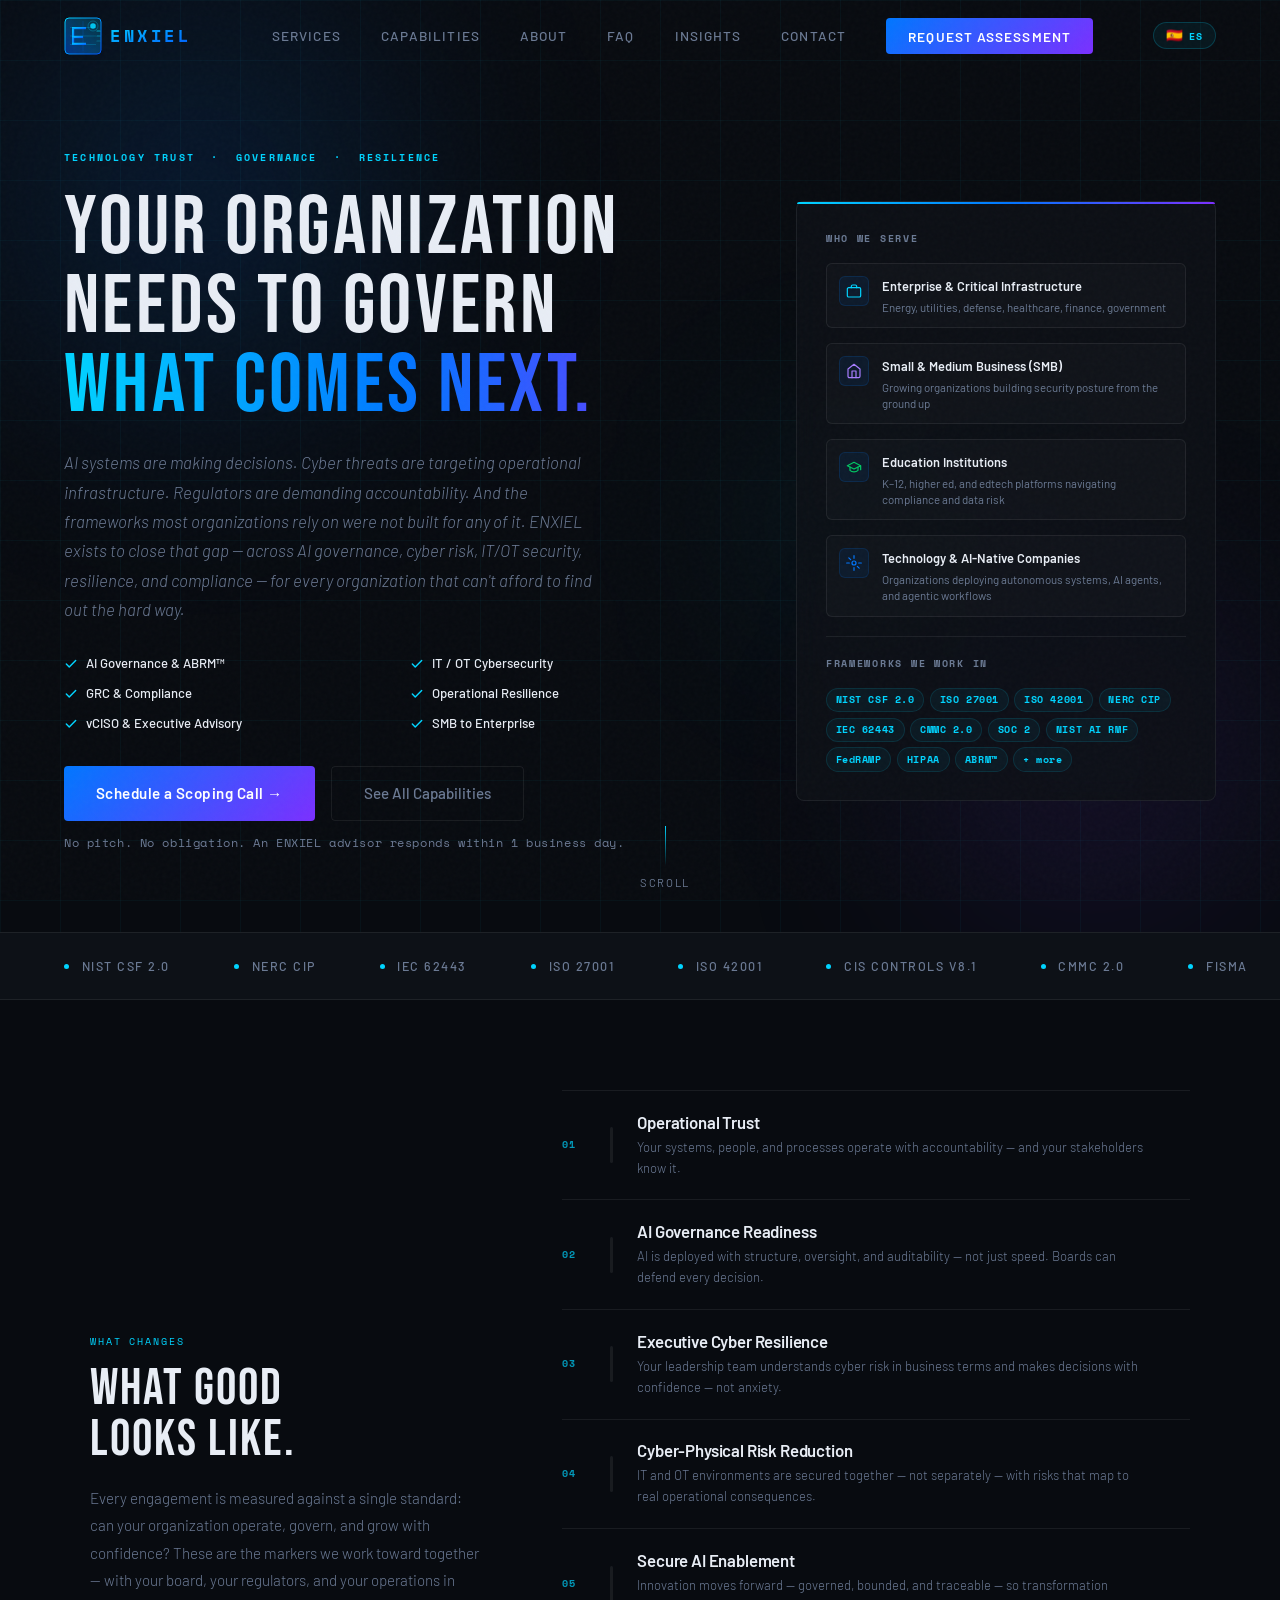
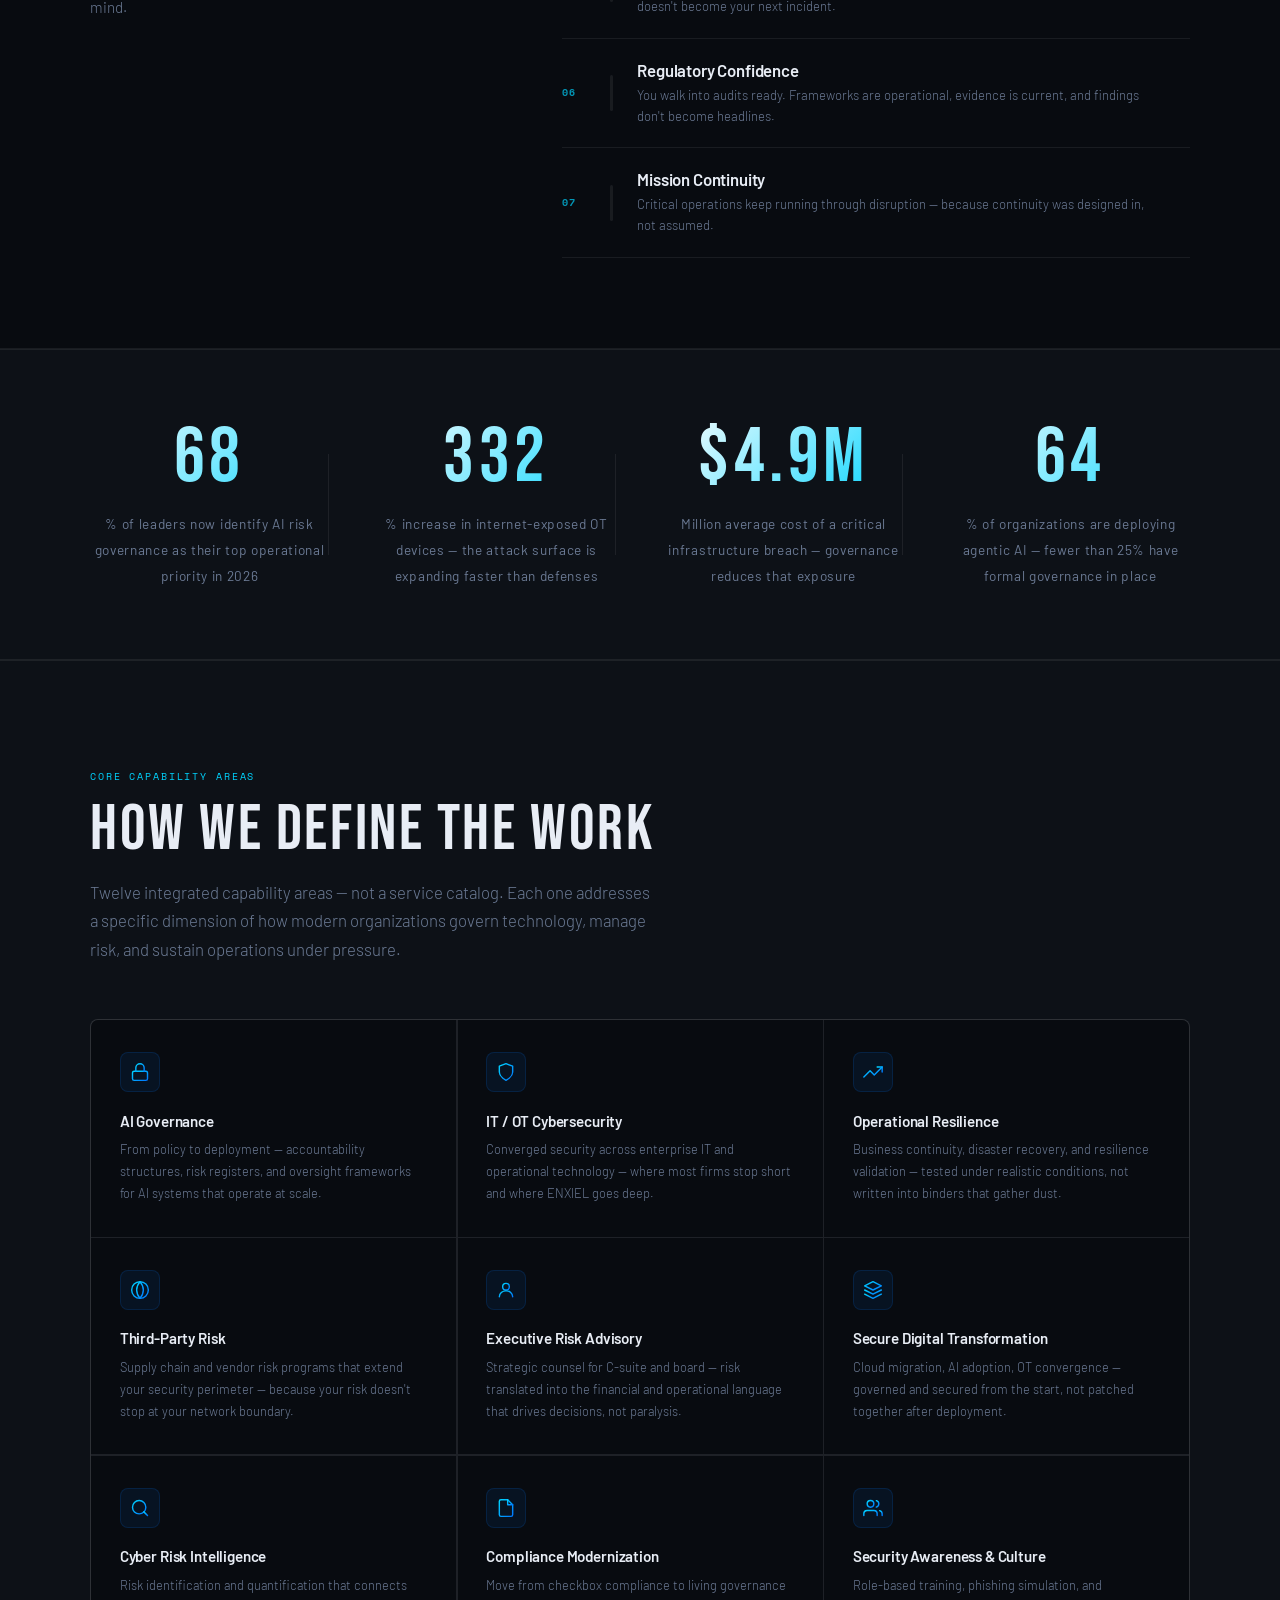
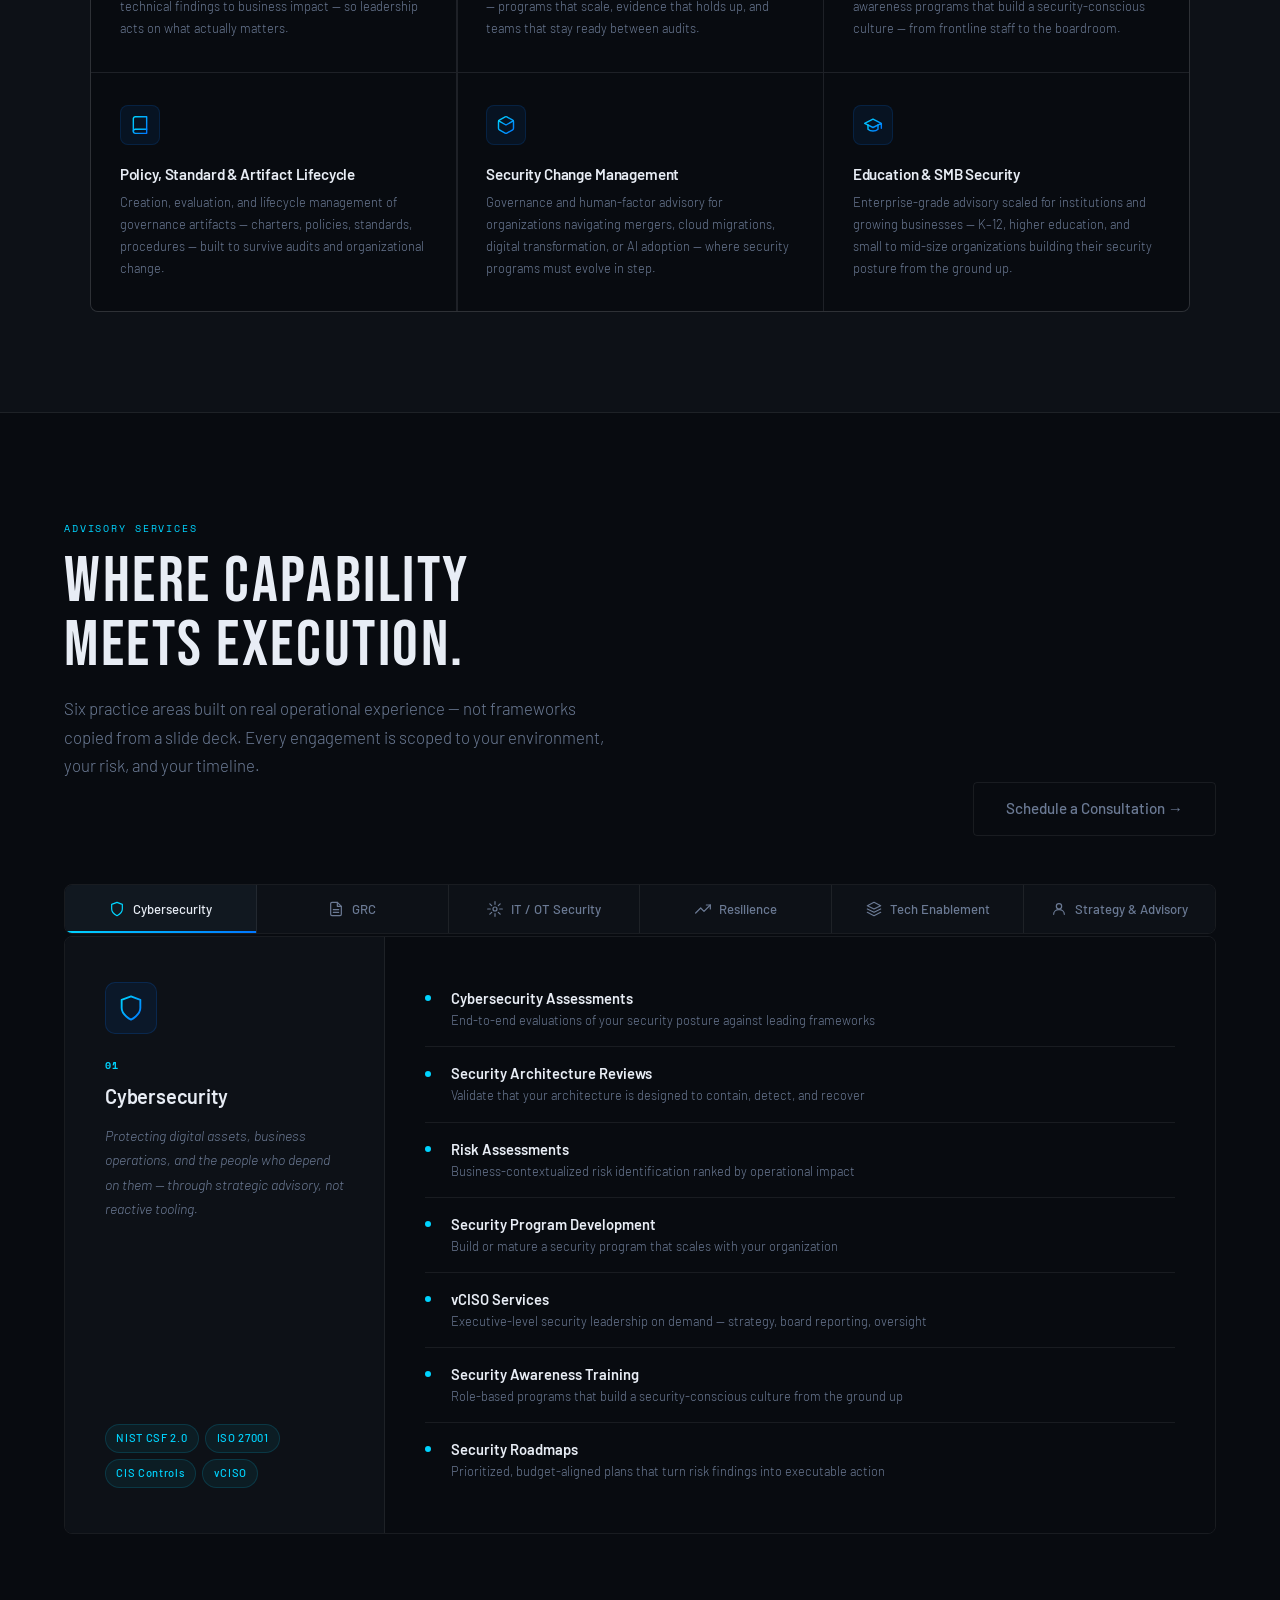
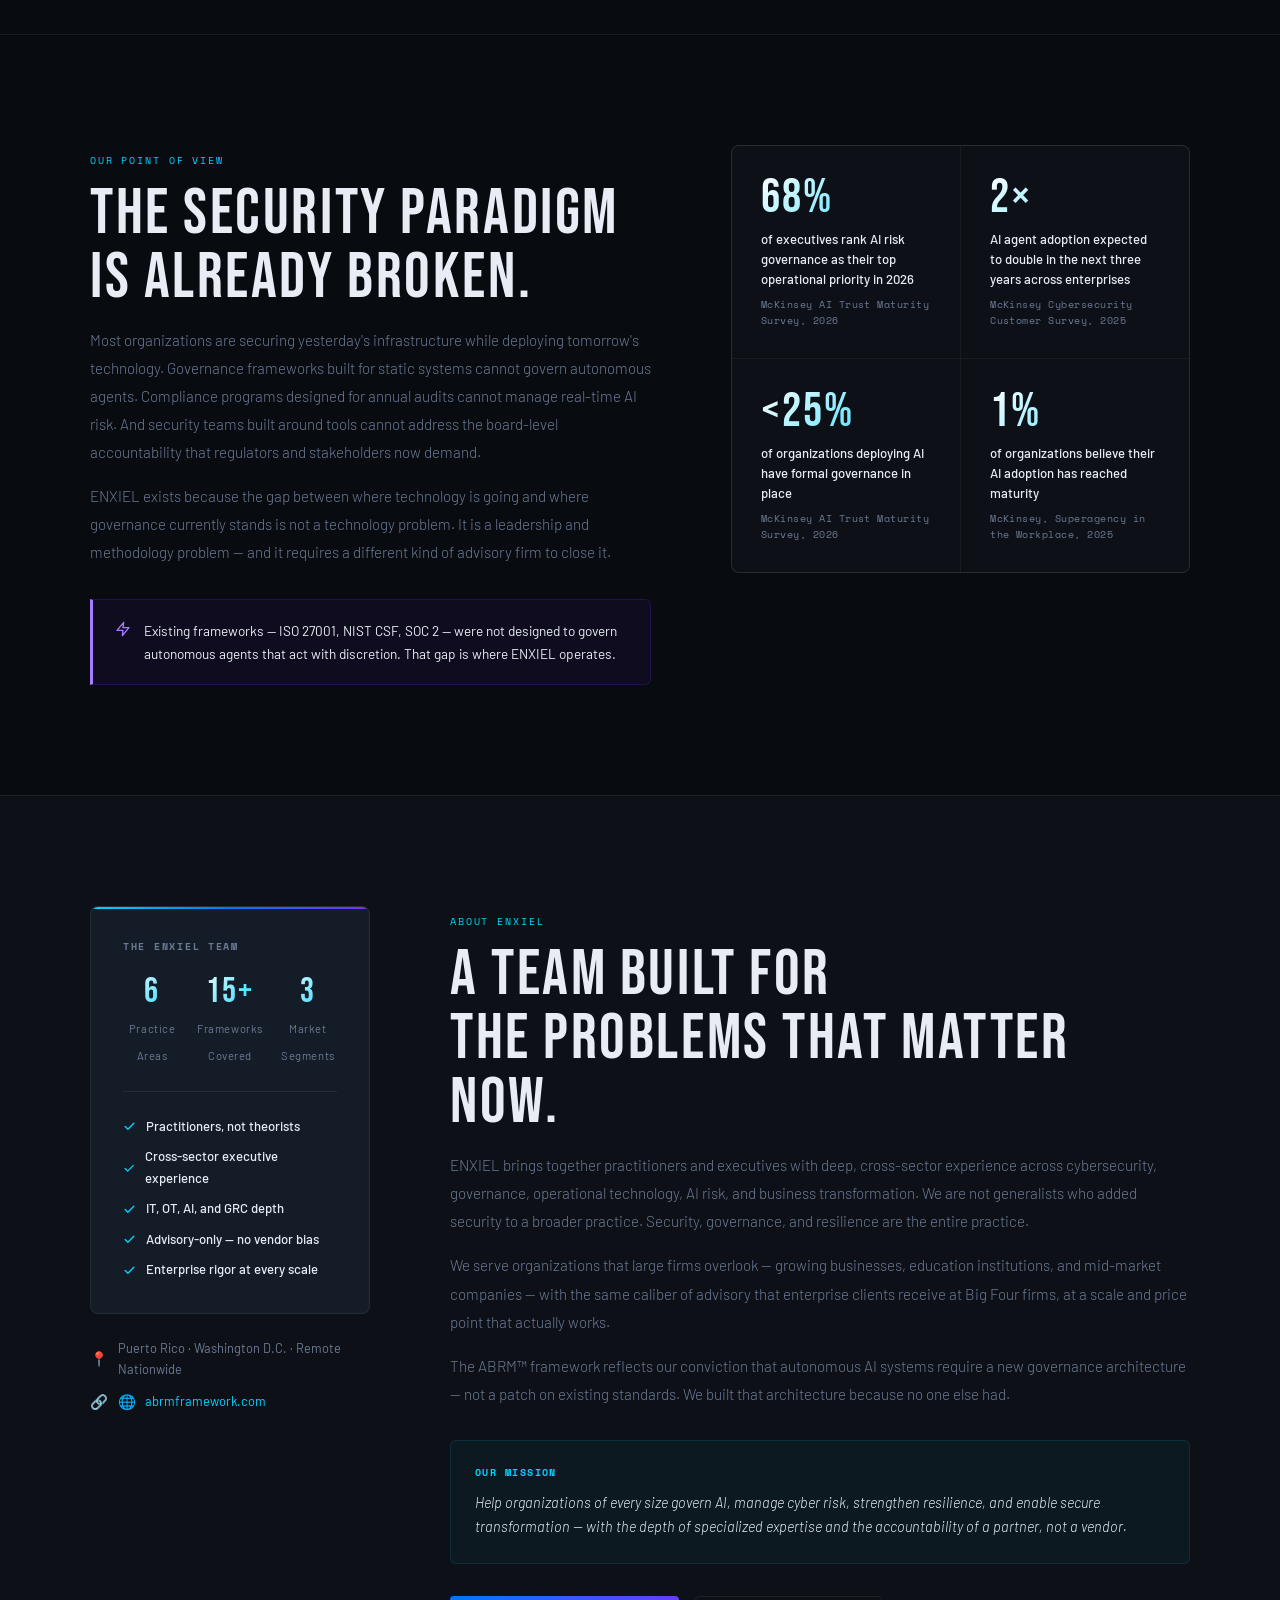
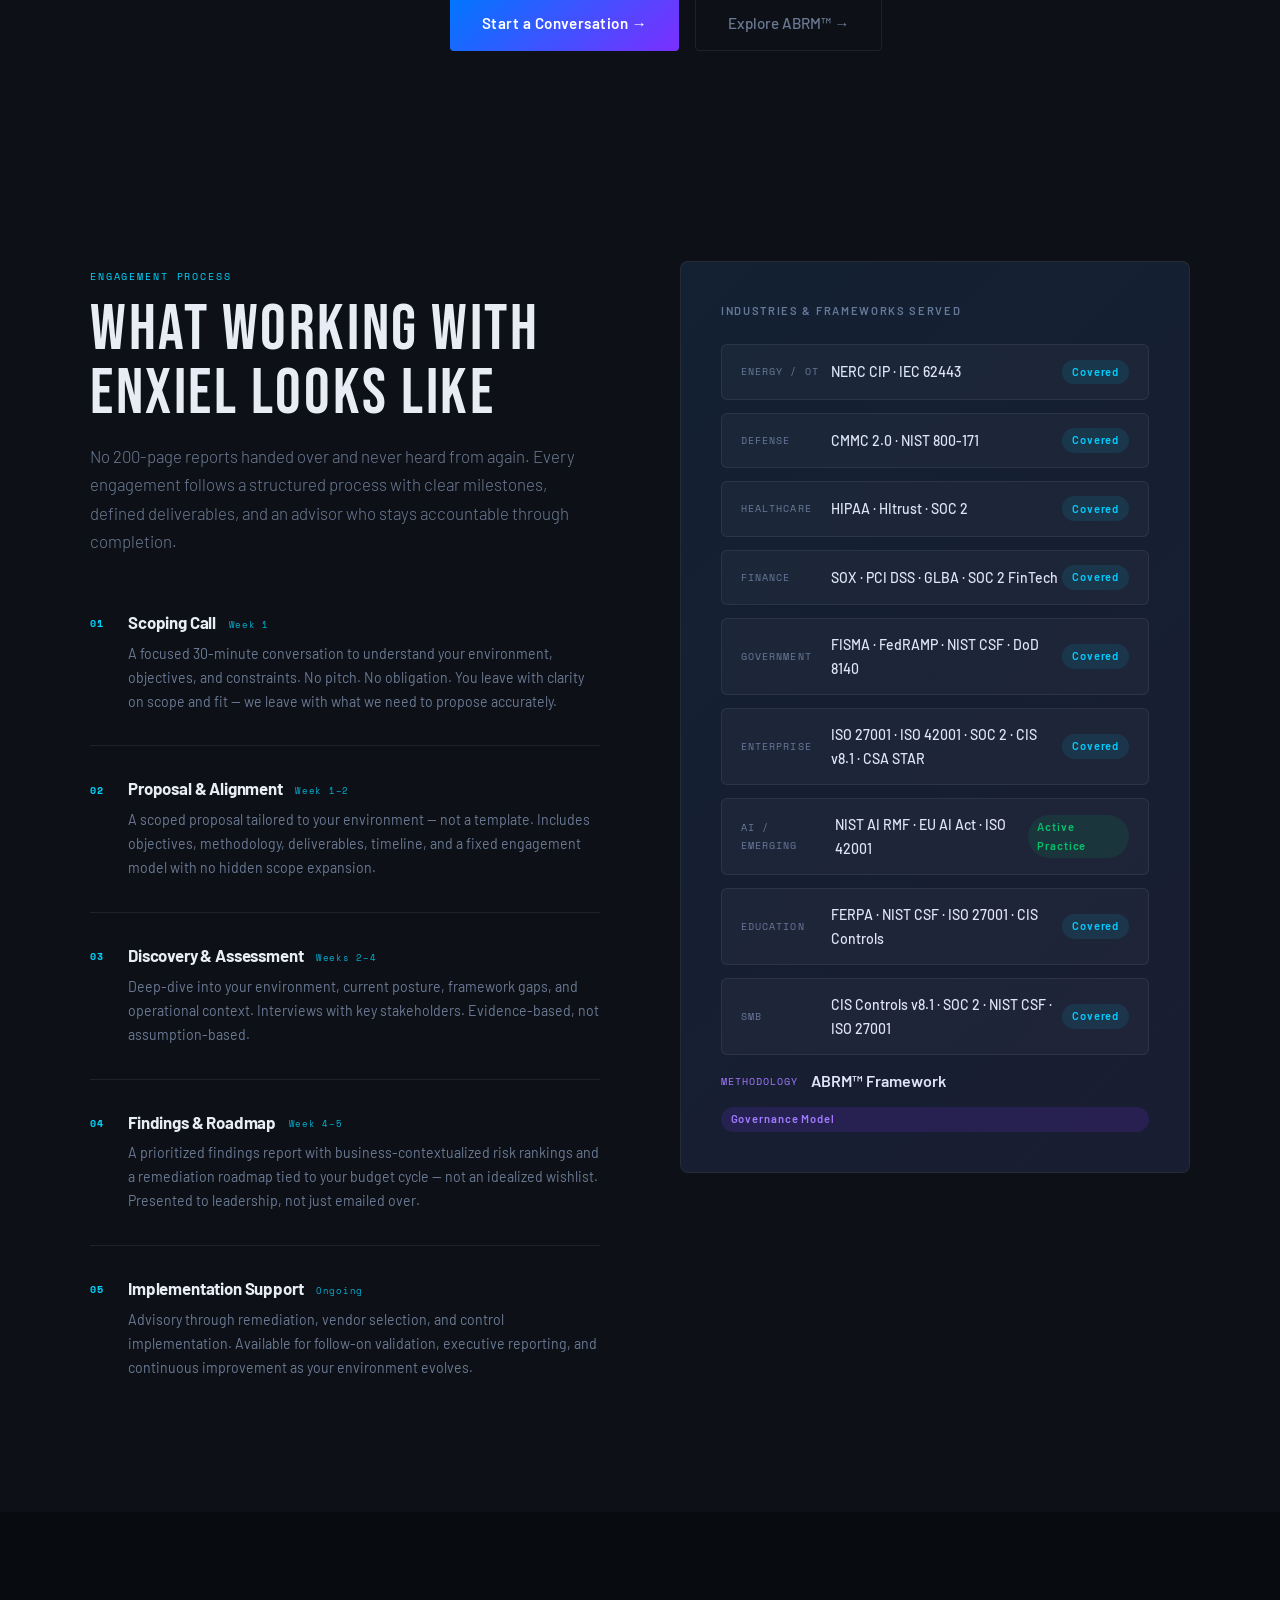
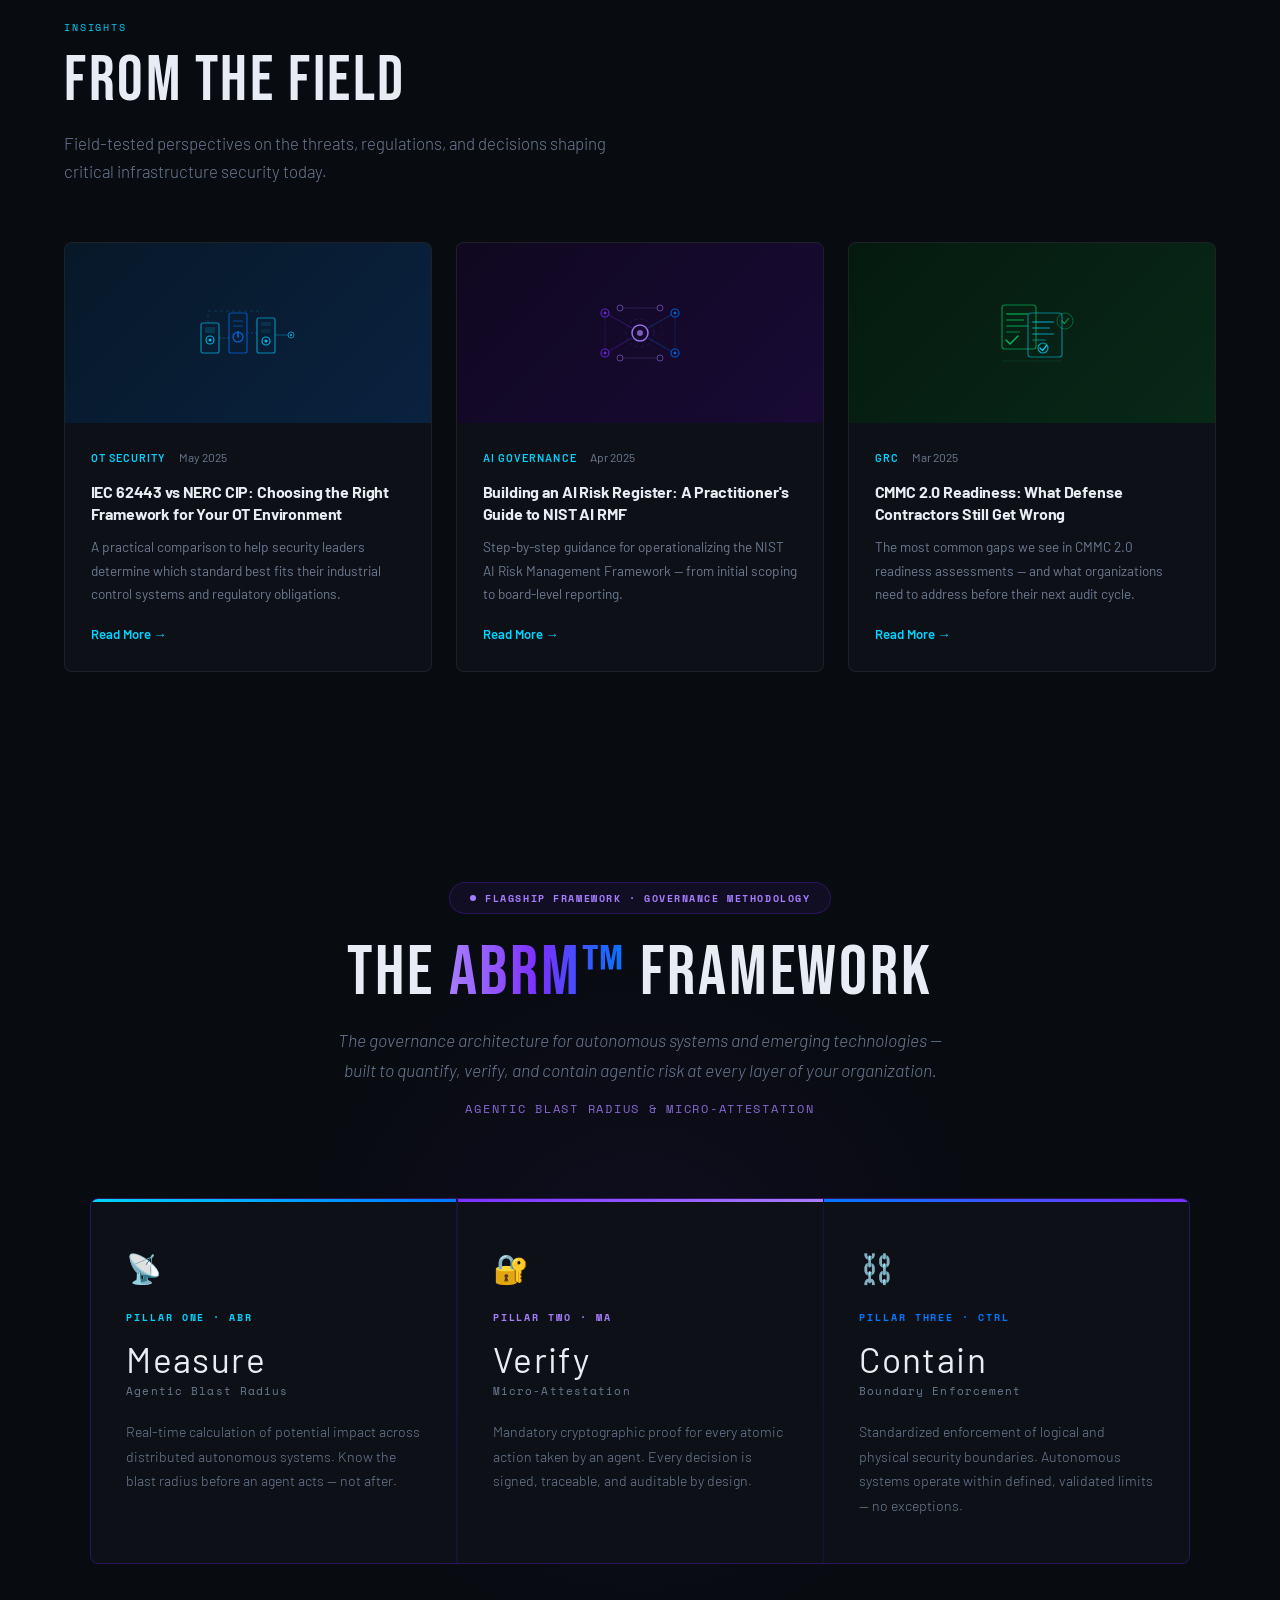
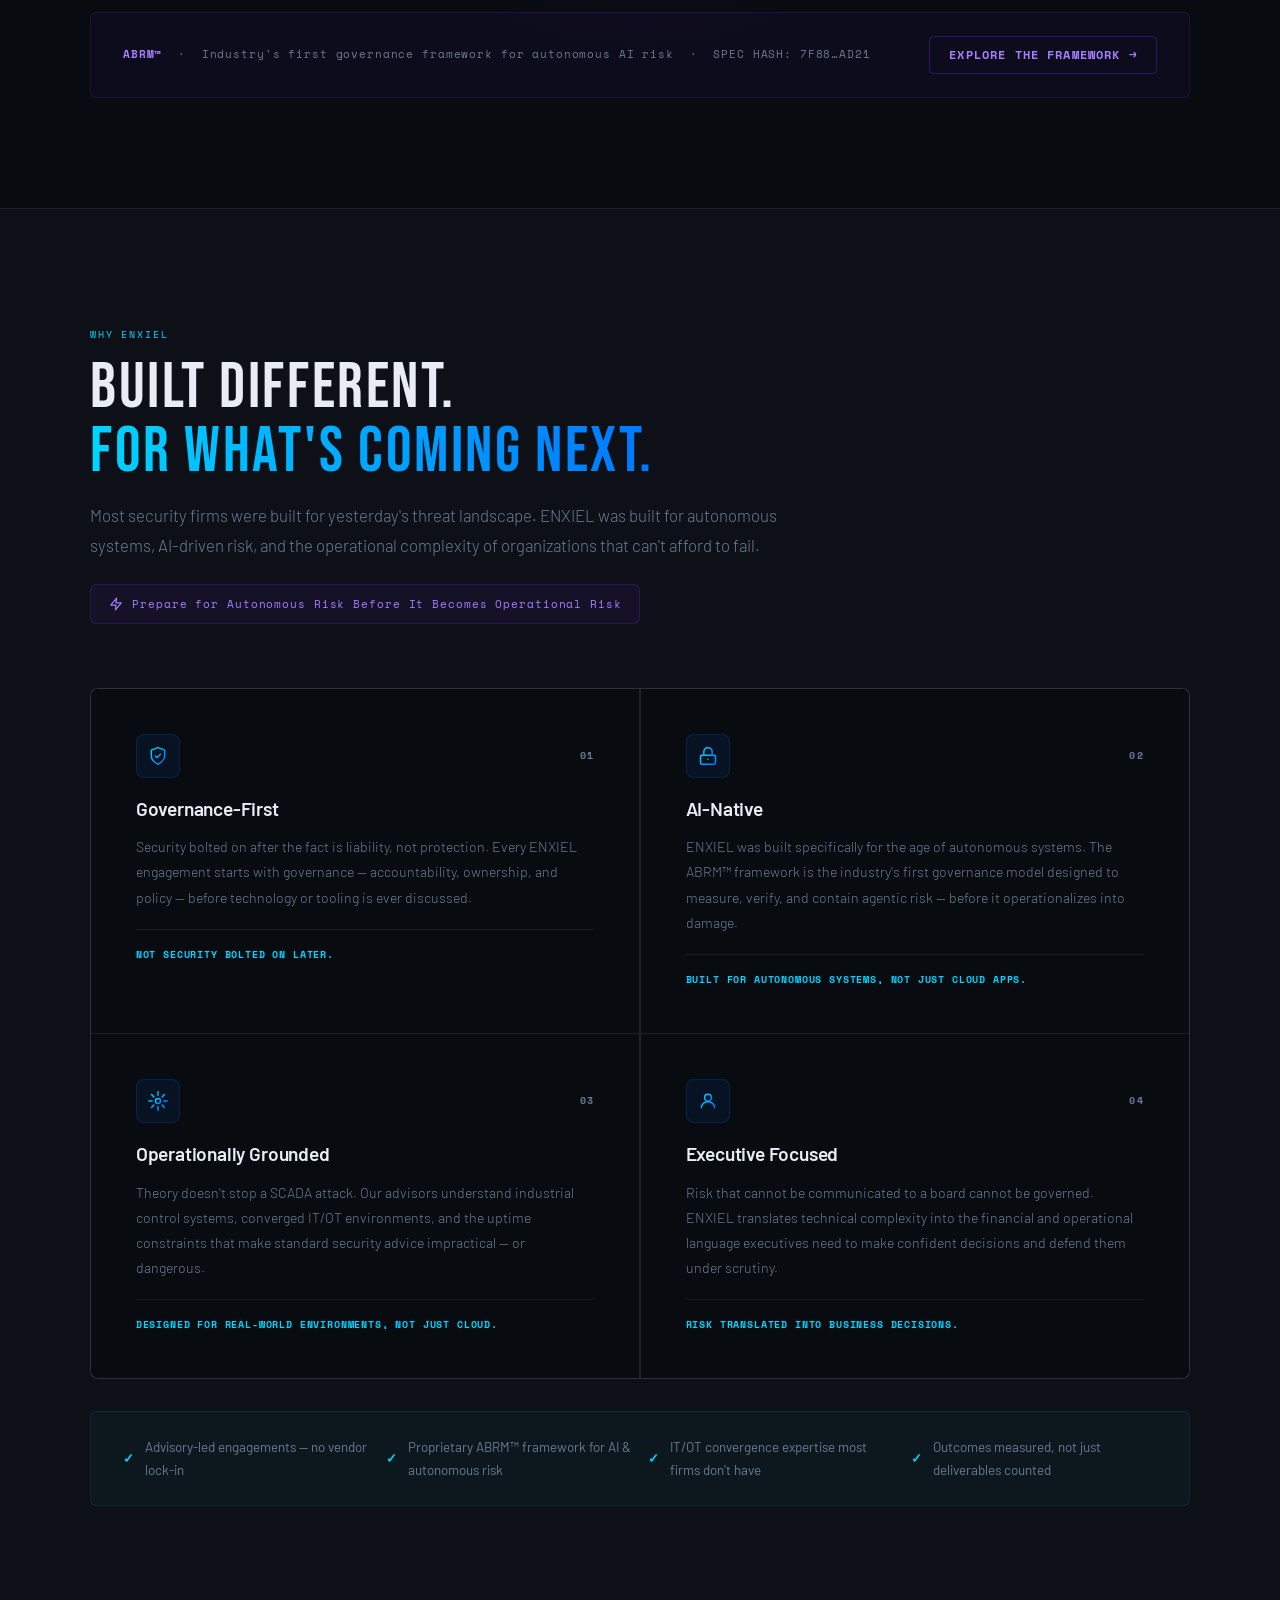
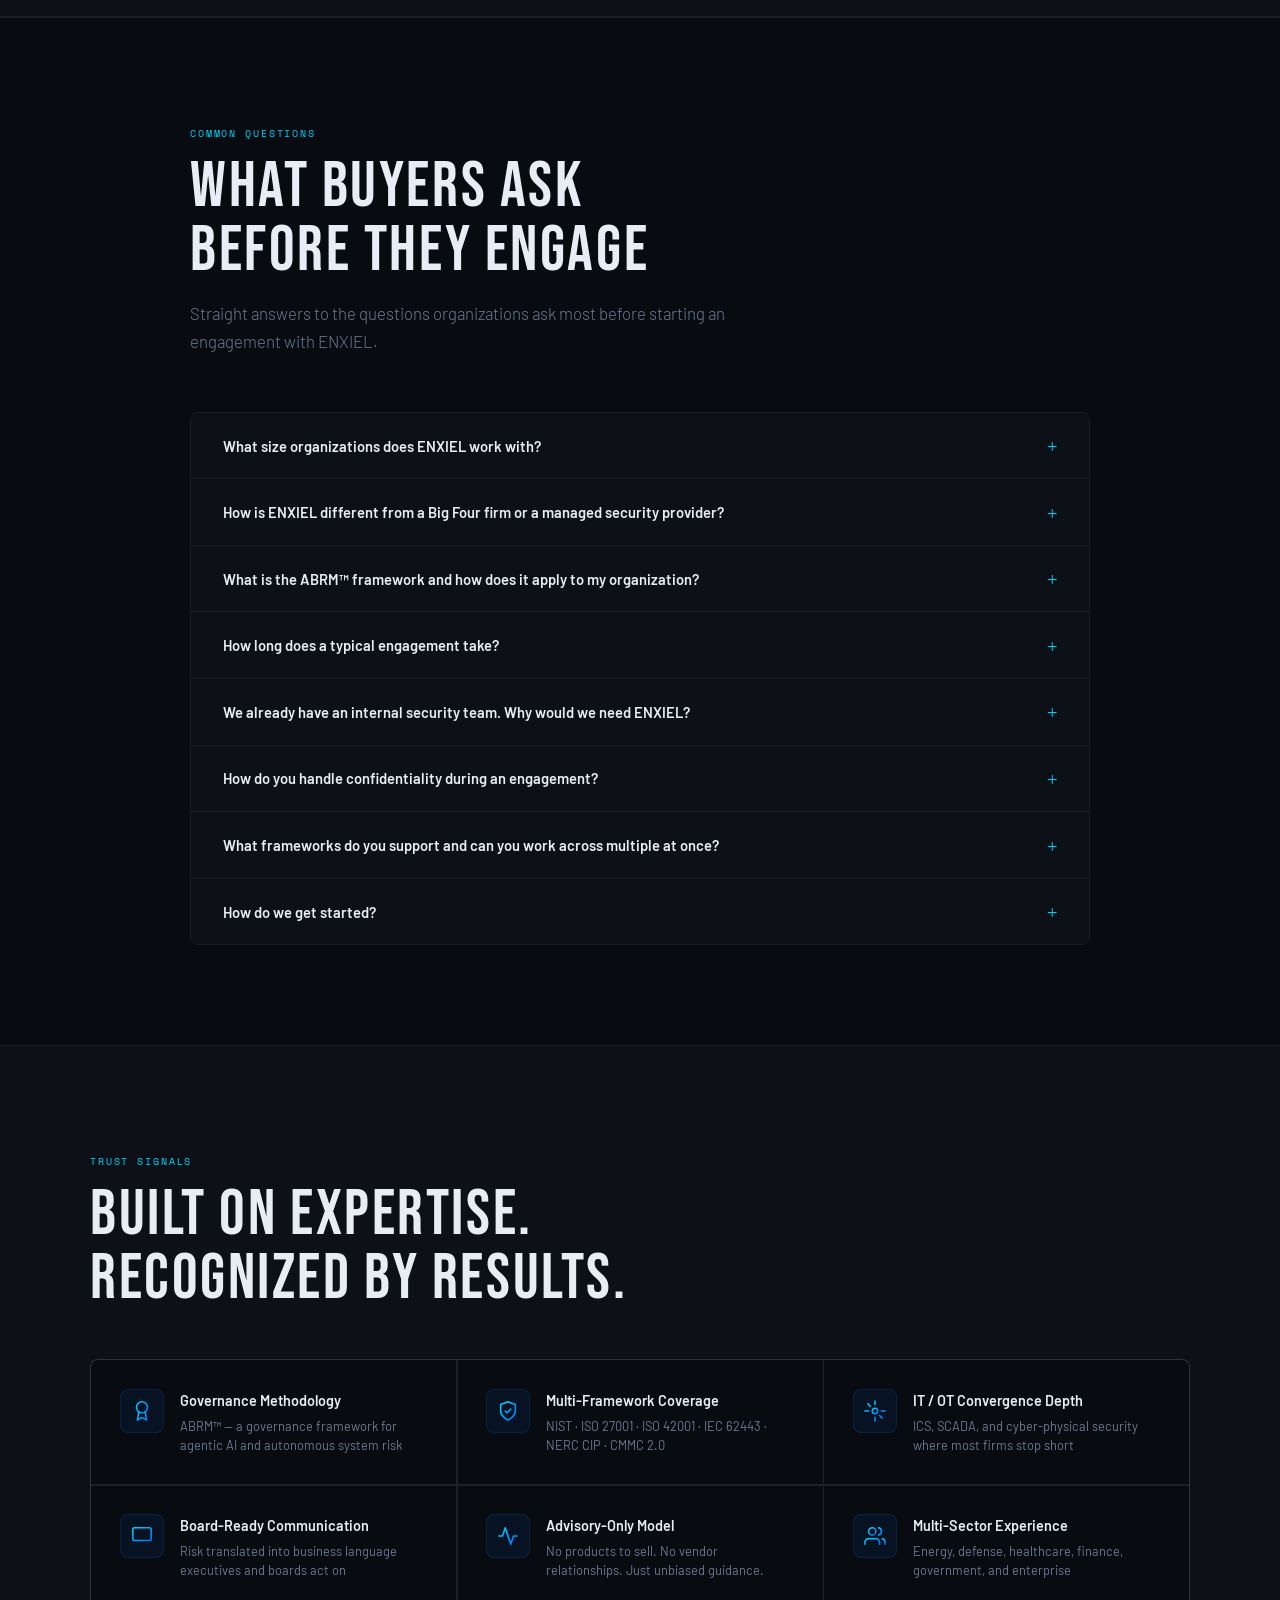
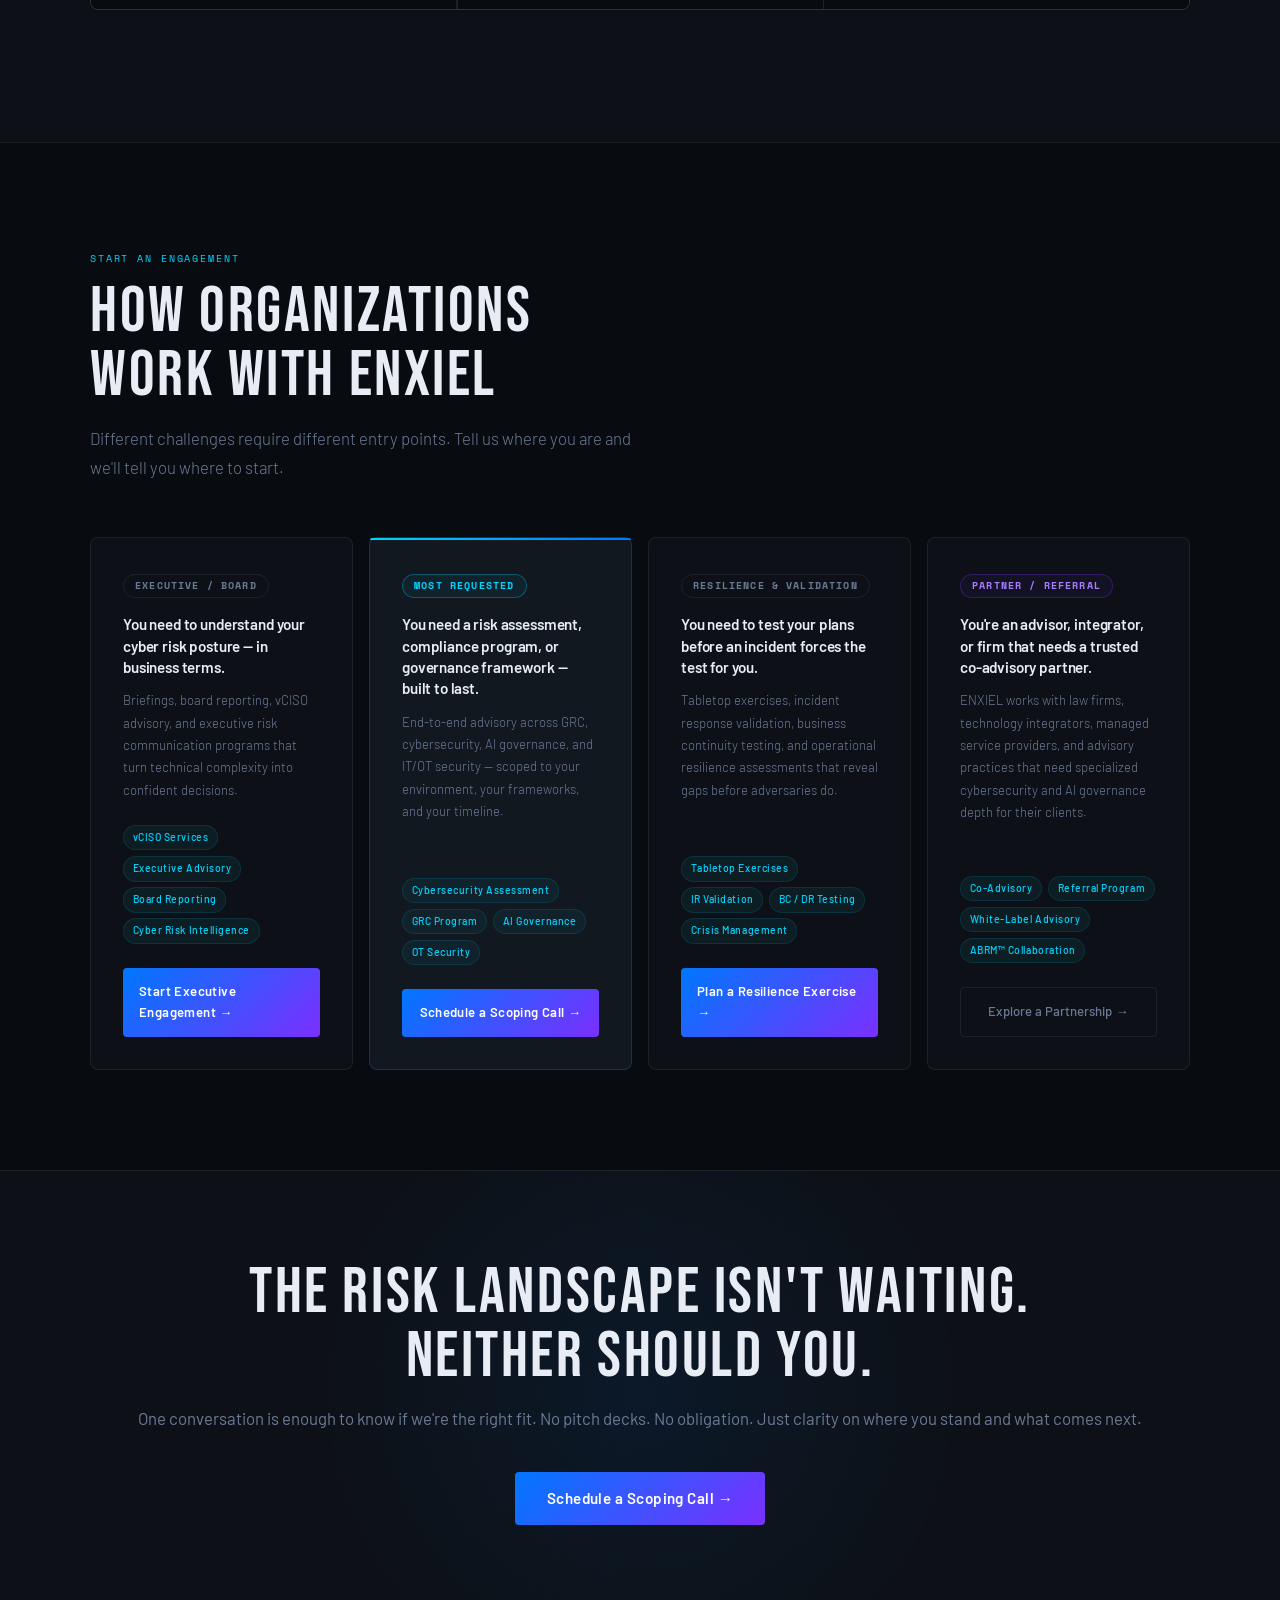
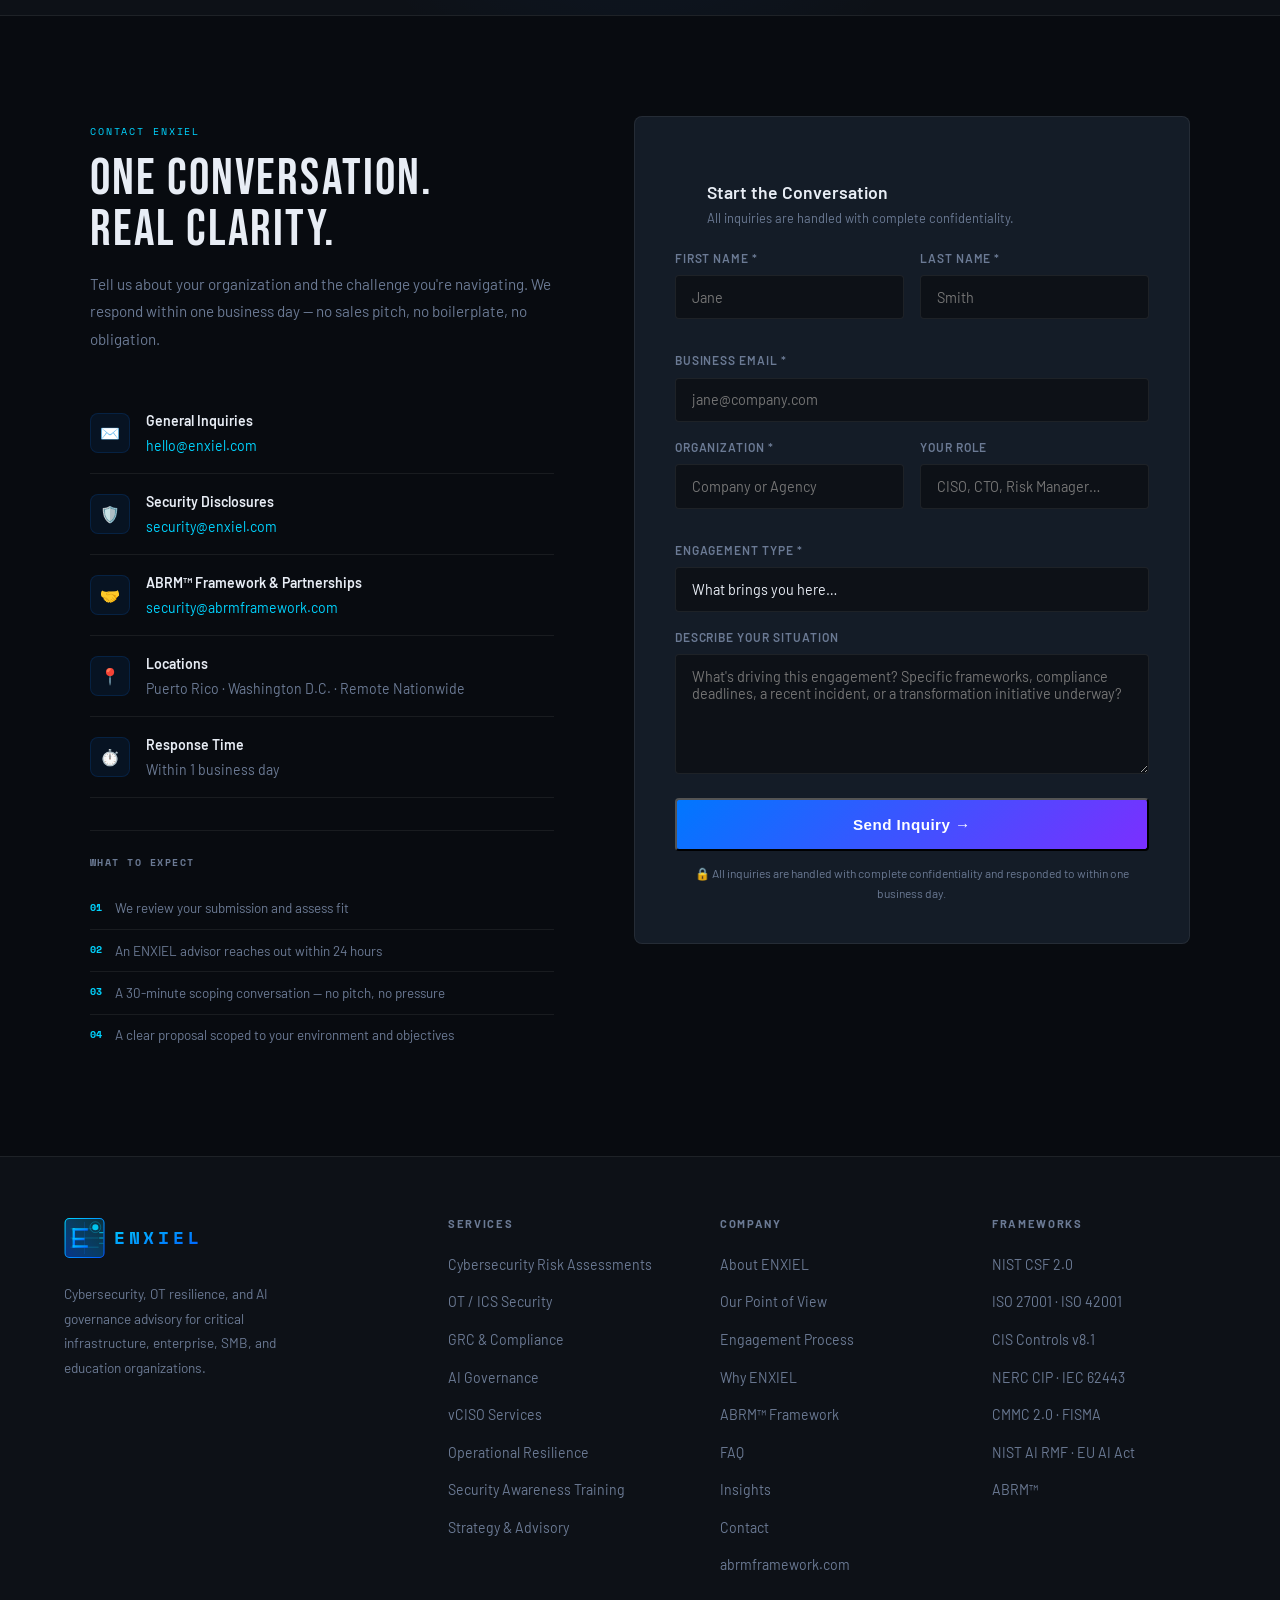
<file: index.html>
﻿<!DOCTYPE html>
<html lang="en">
<head>
  <meta charset="UTF-8">
  <meta name="viewport" content="width=device-width, initial-scale=1.0">

  <!-- ── PRIMARY SEO ── -->
  <title>ENXIEL | Cybersecurity Advisory, GRC, AI Governance & OT Security</title>
  <meta name="description" content="ENXIEL is a cybersecurity advisory firm specializing in GRC, AI governance, IT/OT security, operational resilience, vCISO services, and the ABRM™ framework for agentic AI risk management. Serving energy, defense, healthcare, finance, and enterprise.">
  <meta name="keywords" content="cybersecurity advisory, GRC consulting, AI governance, OT security, ICS security, vCISO services, operational resilience, NIST CSF, ISO 27001, NERC CIP, IEC 62443, cyber risk assessment, AI risk management, agentic AI governance, ABRM framework, business continuity, incident response, CMMC compliance, cybersecurity roadmap, third-party risk management, security awareness training, board cyber reporting, zero trust, security program development">
  <meta name="robots" content="index, follow">
  <meta name="author" content="ENXIEL">
  <link rel="canonical" href="https://www.enxiel.com/">

  <!-- ── OPEN GRAPH (LinkedIn / Facebook previews) ── -->
  <meta property="og:type" content="website">
  <meta property="og:url" content="https://www.enxiel.com/">
  <meta property="og:title" content="ENXIEL | Cybersecurity Advisory, GRC & AI Governance">
  <meta property="og:description" content="Advisory-led cybersecurity, GRC, AI risk governance, IT/OT security, and operational resilience services. Powered by the ABRM™ framework — the governance architecture for autonomous systems.">
  <meta property="og:site_name" content="ENXIEL">

  <!-- ── TWITTER CARD ── -->
  <meta name="twitter:card" content="summary_large_image">
  <meta name="twitter:title" content="ENXIEL | Cybersecurity Advisory, GRC & AI Governance">
  <meta name="twitter:description" content="Advisory-led cybersecurity, GRC, AI risk governance, IT/OT security, and operational resilience. Powered by the ABRM™ framework.">

  <!-- ── FONTS ── -->
  <link rel="preconnect" href="https://fonts.googleapis.com">
  <link rel="preconnect" href="https://fonts.gstatic.com" crossorigin>
  <link href="https://fonts.googleapis.com/css2?family=Bebas+Neue&family=Barlow:ital,wght@0,300;0,400;0,500;0,600;1,300&family=Space+Mono:wght@400;700&display=swap" rel="stylesheet">

  <!-- ── RICH SCHEMA MARKUP ── -->
  <script type="application/ld+json">
  {
    "@context": "https://schema.org",
    "@type": "ProfessionalService",
    "name": "ENXIEL",
    "url": "https://www.enxiel.com",
    "logo": "https://www.enxiel.com/logo.png",
    "description": "ENXIEL is a technology trust, cybersecurity, and resilience advisory firm helping organizations govern emerging technologies, reduce cyber risk, strengthen operational resilience, and accelerate secure business transformation through the ABRM™ framework and six practice areas.",
    "areaServed": ["United States", "Puerto Rico"],
    "priceRange": "$$",
    "contactPoint": {
      "@type": "ContactPoint",
      "email": "hello@enxiel.com",
      "contactType": "customer service",
      "availableLanguage": ["English", "Spanish"]
    },
    "sameAs": [
      "https://www.abrmframework.com"
    ],
    "hasOfferCatalog": {
      "@type": "OfferCatalog",
      "name": "ENXIEL Advisory Services",
      "itemListElement": [
        { "@type": "Offer", "itemOffered": { "@type": "Service", "name": "Cybersecurity Risk Assessment", "description": "Comprehensive cyber risk assessments mapped to NIST CSF 2.0, ISO 27001, and CIS Controls v8.1." }},
        { "@type": "Offer", "itemOffered": { "@type": "Service", "name": "vCISO Services", "description": "Virtual CISO advisory — executive-level cybersecurity leadership on demand." }},
        { "@type": "Offer", "itemOffered": { "@type": "Service", "name": "AI Governance & AI Risk Management", "description": "AI governance frameworks and risk assessments aligned to NIST AI RMF, ISO 42001, and ABRM™." }},
        { "@type": "Offer", "itemOffered": { "@type": "Service", "name": "OT Security Assessment", "description": "IT/OT and ICS/SCADA security assessments aligned to IEC 62443 and NERC CIP." }},
        { "@type": "Offer", "itemOffered": { "@type": "Service", "name": "GRC Advisory", "description": "Governance, Risk and Compliance programs including ISO 27001, SOC 2, CMMC 2.0, and FISMA." }},
        { "@type": "Offer", "itemOffered": { "@type": "Service", "name": "Operational Resilience Assessment", "description": "Business continuity, disaster recovery, tabletop exercises, and cyber resilience validation." }},
        { "@type": "Offer", "itemOffered": { "@type": "Service", "name": "ABRM™ Framework Advisory", "description": "Agentic Blast Radius & Micro-Attestation — the industry's first governance framework for autonomous AI systems." }}
      ]
    }
  }
  </script>

  <!-- ── FAQ SCHEMA (helps appear in Google featured snippets) ── -->
  <script type="application/ld+json">
  {
    "@context": "https://schema.org",
    "@type": "FAQPage",
    "mainEntity": [
      {
        "@type": "Question",
        "name": "What is a vCISO and does ENXIEL offer vCISO services?",
        "acceptedAnswer": { "@type": "Answer", "text": "A virtual CISO (vCISO) provides executive-level cybersecurity leadership on a fractional or on-demand basis. Yes, ENXIEL offers vCISO services including security program development, board reporting, and cybersecurity roadmaps." }
      },
      {
        "@type": "Question",
        "name": "What is the ABRM™ framework?",
        "acceptedAnswer": { "@type": "Answer", "text": "ABRM™ stands for Agentic Blast Radius & Micro-Attestation. It is ENXIEL's proprietary governance framework — the industry's first designed to quantify, verify, and contain risk from autonomous AI systems through three pillars: Measure, Verify, and Contain." }
      },
      {
        "@type": "Question",
        "name": "Does ENXIEL provide OT and ICS cybersecurity assessments?",
        "acceptedAnswer": { "@type": "Answer", "text": "Yes. ENXIEL provides IT/OT and ICS/SCADA security assessments aligned to IEC 62443, NERC CIP, and NIST frameworks, including critical asset identification and cyber-physical security governance." }
      },
      {
        "@type": "Question",
        "name": "What compliance frameworks does ENXIEL support?",
        "acceptedAnswer": { "@type": "Answer", "text": "ENXIEL supports NIST CSF 2.0, ISO 27001, ISO 42001, CIS Controls v8.1, SOC 2, NERC CIP, CMMC 2.0, FISMA, HIPAA, NIST AI RMF, and the EU AI Act." }
      }
    ]
  }
  </script>

  <style>
    /* ─── DESIGN TOKENS ─────────────────────────────────────── */
    :root {
      --bg:        #080b10;
      --bg2:       #0d1117;
      --bg3:       #111820;
      --surface:   #141c27;
      --border:    rgba(255,255,255,0.07);
      --accent:    #00d4ff;
      --accent2:   #0077ff;
      --accent3:   #7b2fff;
      --text:      #e8edf5;
      --muted:     #6b7a94;
      --display:   'Bebas Neue', 'Impact', sans-serif;
      --body:      'Barlow', sans-serif;
      --mono:      'Space Mono', monospace;
      --r:         8px;
      --transition: 0.35s cubic-bezier(0.4, 0, 0.2, 1);
    }

    /* ─── RESET & BASE ──────────────────────────────────────── */
    *, *::before, *::after { box-sizing: border-box; margin: 0; padding: 0; }

    html { scroll-behavior: smooth; }

    body {
      background: var(--bg);
      color: var(--text);
      font-family: var(--body);
      font-size: 16px;
      line-height: 1.65;
      overflow-x: hidden;
    }

    h1, h2, h3, h4 { font-family: var(--display); line-height: 1.05; letter-spacing: 0.02em; }
    h3, h4 { font-family: var(--body); font-weight: 600; line-height: 1.3; letter-spacing: 0; }
    a { color: inherit; text-decoration: none; }
    img { max-width: 100%; display: block; }
    ul { list-style: none; }

    /* ─── NOISE TEXTURE OVERLAY ─────────────────────────────── */
    body::before {
      content: '';
      position: fixed;
      inset: 0;
      background-image: url("data:image/svg+xml,%3Csvg viewBox='0 0 256 256' xmlns='http://www.w3.org/2000/svg'%3E%3Cfilter id='noise'%3E%3CfeTurbulence type='fractalNoise' baseFrequency='0.9' numOctaves='4' stitchTiles='stitch'/%3E%3C/filter%3E%3Crect width='100%25' height='100%25' filter='url(%23noise)' opacity='1'/%3E%3C/svg%3E");
      opacity: 0.025;
      pointer-events: none;
      z-index: 9999;
    }

    /* ─── SCROLLBAR ─────────────────────────────────────────── */
    ::-webkit-scrollbar { width: 4px; }
    ::-webkit-scrollbar-track { background: var(--bg); }
    ::-webkit-scrollbar-thumb { background: var(--accent2); border-radius: 2px; }

    /* ─── NAV ───────────────────────────────────────────────── */
    nav {
      position: fixed;
      top: 0; left: 0; right: 0;
      z-index: 100;
      display: flex;
      align-items: center;
      justify-content: space-between;
      padding: 0 5%;
      height: 72px;
      transition: background var(--transition), backdrop-filter var(--transition), border-color var(--transition);
      border-bottom: 1px solid transparent;
    }

    nav.scrolled {
      background: rgba(8, 11, 16, 0.88);
      backdrop-filter: blur(20px);
      border-color: var(--border);
    }

    .nav-logo {
      display: flex;
      align-items: center;
      flex-shrink: 0;
    }

    .nav-links {
      display: flex;
      gap: 2.5rem;
      align-items: center;
    }

    .nav-links a {
      font-size: 0.85rem;
      font-weight: 500;
      letter-spacing: 0.08em;
      text-transform: uppercase;
      color: var(--muted);
      transition: color var(--transition);
    }

    .nav-links a:hover { color: var(--text); }

    .nav-cta {
      background: linear-gradient(135deg, var(--accent2), var(--accent3));
      color: #fff !important;
      padding: 0.6rem 1.4rem;
      border-radius: 4px;
      font-weight: 600 !important;
      letter-spacing: 0.05em;
      transition: opacity var(--transition) !important;
    }

    .nav-cta:hover { opacity: 0.85; }

    /* hamburger */
    .hamburger {
      display: none;
      flex-direction: column;
      gap: 5px;
      cursor: pointer;
      padding: 8px;
    }
    .hamburger span {
      display: block;
      width: 24px;
      height: 2px;
      background: var(--text);
      border-radius: 2px;
      transition: var(--transition);
    }
    .hamburger.open span:nth-child(1) { transform: translateY(7px) rotate(45deg); }
    .hamburger.open span:nth-child(2) { opacity: 0; }
    .hamburger.open span:nth-child(3) { transform: translateY(-7px) rotate(-45deg); }

    .mobile-menu {
      display: none;
      position: fixed;
      top: 72px; left: 0; right: 0;
      background: rgba(8,11,16,0.97);
      backdrop-filter: blur(20px);
      border-bottom: 1px solid var(--border);
      flex-direction: column;
      padding: 2rem 5%;
      gap: 1.5rem;
      z-index: 99;
    }
    .mobile-menu.open { display: flex; }
    .mobile-menu a { font-size: 1.1rem; font-weight: 500; color: var(--text); }
    .mobile-menu .nav-cta {
      display: inline-block;
      text-align: center;
      -webkit-text-fill-color: #fff;
    }

    /* ─── HERO ──────────────────────────────────────────────── */
    .hero {
      min-height: 100vh;
      display: flex;
      align-items: center;
      position: relative;
      overflow: hidden;
      padding: 120px 5% 80px;
    }

    /* animated grid background */
    .hero-grid {
      position: absolute;
      inset: 0;
      background-image:
        linear-gradient(rgba(0,212,255,0.04) 1px, transparent 1px),
        linear-gradient(90deg, rgba(0,212,255,0.04) 1px, transparent 1px);
      background-size: 60px 60px;
      animation: gridPan 20s linear infinite;
    }

    @keyframes gridPan {
      from { background-position: 0 0; }
      to   { background-position: 60px 60px; }
    }

    /* radial glow orbs */
    .hero-glow {
      position: absolute;
      border-radius: 50%;
      filter: blur(100px);
      pointer-events: none;
    }
    .hero-glow-1 {
      width: 600px; height: 600px;
      top: -100px; left: -100px;
      background: radial-gradient(circle, rgba(0,119,255,0.18), transparent 70%);
      animation: floatOrb 8s ease-in-out infinite;
    }
    .hero-glow-2 {
      width: 500px; height: 500px;
      bottom: -80px; right: -60px;
      background: radial-gradient(circle, rgba(123,47,255,0.15), transparent 70%);
      animation: floatOrb 10s ease-in-out infinite reverse;
    }
    .hero-glow-3 {
      width: 300px; height: 300px;
      top: 40%; left: 55%;
      background: radial-gradient(circle, rgba(0,212,255,0.10), transparent 70%);
      animation: floatOrb 6s ease-in-out infinite 2s;
    }

    @keyframes floatOrb {
      0%, 100% { transform: translate(0, 0) scale(1); }
      50%       { transform: translate(20px, -30px) scale(1.05); }
    }

    .hero-inner {
      position: relative;
      max-width: 780px;
    }

    .hero-badge {
      display: inline-flex;
      align-items: center;
      gap: 0.5rem;
      background: rgba(0,212,255,0.08);
      border: 1px solid rgba(0,212,255,0.2);
      border-radius: 100px;
      padding: 0.35rem 1rem;
      font-family: var(--mono);
      font-size: 0.68rem;
      font-weight: 400;
      letter-spacing: 0.1em;
      text-transform: uppercase;
      color: var(--accent);
      margin-bottom: 1.8rem;
      opacity: 0;
      animation: fadeUp 0.6s ease forwards 0.2s;
    }

    .hero-badge::before {
      content: '';
      width: 6px; height: 6px;
      border-radius: 50%;
      background: var(--accent);
      animation: pulse 2s ease-in-out infinite;
    }

    @keyframes pulse {
      0%, 100% { opacity: 1; transform: scale(1); }
      50%       { opacity: 0.4; transform: scale(0.7); }
    }

    .hero-eyebrow {
      font-family: var(--mono);
      font-size: 0.62rem;
      font-weight: 700;
      letter-spacing: 0.22em;
      text-transform: uppercase;
      color: var(--accent);
      margin-bottom: 1.4rem;
      opacity: 0;
      animation: fadeUp 0.6s ease forwards 0.2s;
    }

    /* split layout */
    .hero-split {
      position: relative;
      display: grid;
      grid-template-columns: 1fr 420px;
      gap: 4rem;
      align-items: center;
      max-width: 1200px;
      width: 100%;
      padding-top: 30px;
    }

    .hero-left { display: flex; flex-direction: column; }

    .hero h1 {
      font-size: clamp(3rem, 6.5vw, 6rem);
      font-weight: 400;
      letter-spacing: 0.04em;
      margin-bottom: 1.4rem;
      opacity: 0;
      animation: fadeUp 0.7s ease forwards 0.4s;
      line-height: 0.95;
    }

    .hero-sub {
      font-size: clamp(0.92rem, 1.5vw, 1.05rem);
      color: var(--muted);
      max-width: 540px;
      margin-bottom: 1.8rem;
      font-weight: 300;
      font-style: italic;
      opacity: 0;
      animation: fadeUp 0.7s ease forwards 0.55s;
      line-height: 1.75;
    }

    .hero-proof-row {
      display: grid;
      grid-template-columns: 1fr 1fr;
      gap: 0.5rem 1.5rem;
      margin-bottom: 2rem;
      opacity: 0;
      animation: fadeUp 0.7s ease forwards 0.65s;
    }

    .hero-proof-item {
      display: flex;
      align-items: center;
      gap: 0.5rem;
      font-size: 0.82rem;
      color: var(--text);
      font-weight: 500;
    }

    .hero-ctas {
      display: flex;
      gap: 1rem;
      flex-wrap: wrap;
      opacity: 0;
      animation: fadeUp 0.7s ease forwards 0.8s;
    }

    .hero-micro {
      margin-top: 0.8rem;
      font-size: 0.72rem;
      color: var(--muted);
      font-family: var(--mono);
      letter-spacing: 0.05em;
      opacity: 0;
      animation: fadeUp 0.7s ease forwards 0.9s;
    }

    /* right panel */
    .hero-right {
      opacity: 0;
      animation: fadeUp 0.7s ease forwards 0.6s;
    }

    .hero-panel {
      background: rgba(13,17,23,0.85);
      border: 1px solid var(--border);
      border-radius: var(--r);
      padding: 1.8rem;
      backdrop-filter: blur(12px);
      position: relative;
    }

    .hero-panel::before {
      content: '';
      position: absolute;
      top: 0; left: 0; right: 0;
      height: 2px;
      background: linear-gradient(90deg, var(--accent), var(--accent2), var(--accent3));
      border-radius: var(--r) var(--r) 0 0;
    }

    .hero-panel-label {
      font-family: var(--mono);
      font-size: 0.6rem;
      font-weight: 700;
      letter-spacing: 0.18em;
      text-transform: uppercase;
      color: var(--muted);
      margin-bottom: 1rem;
    }

    .hero-panel-items {
      display: flex;
      flex-direction: column;
      gap: 0.9rem;
      margin-bottom: 1.2rem;
    }

    .hero-panel-item {
      display: flex;
      align-items: flex-start;
      gap: 0.8rem;
      padding: 0.75rem;
      background: rgba(255,255,255,0.02);
      border: 1px solid var(--border);
      border-radius: 6px;
      transition: background var(--transition), border-color var(--transition);
    }

    .hero-panel-item:hover {
      background: rgba(0,212,255,0.04);
      border-color: rgba(0,212,255,0.15);
    }

    .hpi-icon {
      width: 30px; height: 30px;
      border-radius: 6px;
      background: rgba(0,119,255,0.08);
      border: 1px solid rgba(0,119,255,0.15);
      display: flex;
      align-items: center;
      justify-content: center;
      flex-shrink: 0;
    }

    .hpi-text { display: flex; flex-direction: column; gap: 0.15rem; }
    .hpi-text strong { font-size: 0.8rem; font-weight: 600; color: var(--text); }
    .hpi-text span { font-size: 0.72rem; color: var(--muted); line-height: 1.4; }

    .hero-panel-divider {
      height: 1px;
      background: var(--border);
      margin: 1.2rem 0;
    }

    .hero-panel-frameworks {
      display: flex;
      flex-wrap: wrap;
      gap: 0.35rem;
    }

    .hero-panel-frameworks span {
      font-family: var(--mono);
      font-size: 0.6rem;
      font-weight: 700;
      letter-spacing: 0.06em;
      padding: 0.2rem 0.55rem;
      border-radius: 100px;
      background: rgba(0,212,255,0.05);
      border: 1px solid rgba(0,212,255,0.12);
      color: var(--accent);
    }

    @media (max-width: 1024px) {
      .hero-split { grid-template-columns: 1fr; gap: 2.5rem; }
      .hero-right { display: none; }
    }

    .hero h1 .accent-line {
      display: block;
      background: linear-gradient(90deg, var(--accent), var(--accent2), var(--accent3));
      -webkit-background-clip: text;
      -webkit-text-fill-color: transparent;
      background-clip: text;
    }

    /* hero-sub handled by .hero-sub class */

    .hero-ctas {
      display: flex;
      gap: 1rem;
      flex-wrap: wrap;
      opacity: 0;
      animation: fadeUp 0.7s ease forwards 0.8s;
    }

    .btn-primary {
      display: inline-flex;
      align-items: center;
      gap: 0.5rem;
      background: linear-gradient(135deg, var(--accent2), var(--accent3));
      color: #fff;
      padding: 0.85rem 2rem;
      border-radius: 4px;
      font-weight: 600;
      font-size: 0.95rem;
      letter-spacing: 0.03em;
      transition: transform var(--transition), box-shadow var(--transition);
      position: relative;
      overflow: hidden;
    }

    .btn-primary::after {
      content: '';
      position: absolute;
      inset: 0;
      background: rgba(255,255,255,0.08);
      opacity: 0;
      transition: opacity var(--transition);
    }

    .btn-primary:hover { transform: translateY(-2px); box-shadow: 0 12px 40px rgba(0,119,255,0.35); }
    .btn-primary:hover::after { opacity: 1; }

    .btn-ghost {
      display: inline-flex;
      align-items: center;
      gap: 0.5rem;
      border: 1px solid var(--border);
      color: var(--muted);
      padding: 0.85rem 2rem;
      border-radius: 4px;
      font-weight: 500;
      font-size: 0.95rem;
      transition: border-color var(--transition), color var(--transition);
    }

    .btn-ghost:hover { border-color: rgba(255,255,255,0.25); color: var(--text); }

    /* hero scroll indicator */
    .hero-scroll {
      position: absolute;
      bottom: 2.5rem;
      left: 50%;
      transform: translateX(-50%);
      display: flex;
      flex-direction: column;
      align-items: center;
      gap: 0.5rem;
      color: var(--muted);
      font-size: 0.7rem;
      letter-spacing: 0.15em;
      text-transform: uppercase;
      opacity: 0;
      animation: fadeUp 0.7s ease forwards 1.2s;
    }

    .hero-scroll-line {
      width: 1px;
      height: 40px;
      background: linear-gradient(to bottom, var(--accent), transparent);
      animation: scrollLine 1.5s ease-in-out infinite;
    }

    @keyframes scrollLine {
      0%   { transform: scaleY(0); transform-origin: top; }
      50%  { transform: scaleY(1); transform-origin: top; }
      51%  { transform: scaleY(1); transform-origin: bottom; }
      100% { transform: scaleY(0); transform-origin: bottom; }
    }

    @keyframes fadeUp {
      from { opacity: 0; transform: translateY(24px); }
      to   { opacity: 1; transform: translateY(0); }
    }

    /* ─── TRUST BAR ─────────────────────────────────────────── */
    .trust-bar {
      border-top: 1px solid var(--border);
      border-bottom: 1px solid var(--border);
      background: var(--bg2);
      padding: 1.4rem 5%;
      overflow: hidden;
    }

    .trust-track {
      display: flex;
      gap: 4rem;
      animation: marquee 25s linear infinite;
      width: max-content;
    }

    .trust-track span {
      font-size: 0.78rem;
      font-weight: 500;
      letter-spacing: 0.12em;
      text-transform: uppercase;
      color: var(--muted);
      white-space: nowrap;
      display: flex;
      align-items: center;
      gap: 0.8rem;
    }

    .trust-track span::before {
      content: '';
      width: 5px; height: 5px;
      border-radius: 50%;
      background: var(--accent);
      flex-shrink: 0;
    }

    @keyframes marquee {
      from { transform: translateX(0); }
      to   { transform: translateX(-50%); }
    }

    /* ─── SECTION COMMON ────────────────────────────────────── */
    section { padding: 100px 5%; }

    .section-label {
      display: inline-block;
      font-family: var(--mono);
      font-size: 0.65rem;
      font-weight: 400;
      letter-spacing: 0.18em;
      text-transform: uppercase;
      color: var(--accent);
      margin-bottom: 0.8rem;
    }

    .section-title {
      font-size: clamp(2.8rem, 5vw, 4.2rem);
      font-weight: 400;
      letter-spacing: 0.04em;
      margin-bottom: 1rem;
      line-height: 1;
    }

    .section-sub {
      color: var(--muted);
      font-size: 1.05rem;
      font-weight: 300;
      max-width: 560px;
      line-height: 1.7;
      margin-bottom: 3.5rem;
    }

    /* ─── STATS ─────────────────────────────────────────────── */
    .stats {
      background: var(--bg2);
      border-top: 1px solid var(--border);
      border-bottom: 1px solid var(--border);
      padding: 70px 5%;
    }

    .stats-inner {
      display: grid;
      grid-template-columns: repeat(auto-fit, minmax(200px, 1fr));
      gap: 3rem;
      max-width: 1100px;
      margin: 0 auto;
    }

    .stat-item {
      text-align: center;
      position: relative;
    }

    .stat-item::after {
      content: '';
      position: absolute;
      right: 0; top: 20%; bottom: 20%;
      width: 1px;
      background: var(--border);
    }

    .stat-item:last-child::after { display: none; }

    .stat-number {
      font-family: 'Bebas Neue', var(--display);
      font-size: clamp(3rem, 6vw, 5rem);
      font-weight: 400;
      letter-spacing: 0.06em;
      background: linear-gradient(135deg, #ffffff 0%, var(--accent) 100%);
      -webkit-background-clip: text;
      -webkit-text-fill-color: transparent;
      background-clip: text;
      display: block;
      line-height: 1;
      margin-bottom: 0.8rem;
    }

    .stat-label {
      font-size: 0.85rem;
      color: var(--muted);
      letter-spacing: 0.05em;
    }

    /* ─── SERVICES PILLARS ───────────────────────────────────── */
    .services { background: var(--bg); }

    .services-header {
      display: flex;
      justify-content: space-between;
      align-items: flex-end;
      gap: 2rem;
      margin-bottom: 3rem;
      flex-wrap: wrap;
    }

    /* tab strip */
    .pillar-tabs {
      display: flex;
      gap: 0;
      border: 1px solid var(--border);
      border-radius: var(--r);
      overflow: hidden;
      margin-bottom: 2px;
      flex-wrap: wrap;
    }

    .pillar-tab {
      flex: 1;
      min-width: 140px;
      display: flex;
      align-items: center;
      justify-content: center;
      gap: 0.5rem;
      padding: 1rem 1.2rem;
      background: var(--bg2);
      border: none;
      border-right: 1px solid var(--border);
      color: var(--muted);
      font-family: var(--body);
      font-size: 0.82rem;
      font-weight: 500;
      cursor: pointer;
      transition: background var(--transition), color var(--transition);
      position: relative;
    }

    .pillar-tab:last-child { border-right: none; }

    .pillar-tab::after {
      content: '';
      position: absolute;
      bottom: 0; left: 0; right: 0;
      height: 2px;
      background: linear-gradient(90deg, var(--accent), var(--accent2));
      transform: scaleX(0);
      transition: transform var(--transition);
    }

    .pillar-tab:hover { background: var(--bg3); color: var(--text); }
    .pillar-tab.active { background: var(--bg3); color: var(--text); }
    .pillar-tab.active::after { transform: scaleX(1); }

    .pillar-tab-icon { display: flex; align-items: center; color: inherit; }
    .pillar-tab.active .pillar-tab-icon { color: var(--accent); }

    /* panels */
    .pillar-panels {
      border: 1px solid var(--border);
      border-radius: var(--r);
      overflow: hidden;
    }

    .pillar-panel {
      display: none;
      grid-template-columns: 320px 1fr;
      gap: 0;
    }

    .pillar-panel.active { display: grid; }

    .pillar-panel-left {
      background: var(--bg2);
      border-right: 1px solid var(--border);
      padding: 2.8rem 2.5rem;
      display: flex;
      flex-direction: column;
    }

    .pillar-panel-icon {
      width: 52px; height: 52px;
      border-radius: 10px;
      display: flex;
      align-items: center;
      justify-content: center;
      background: rgba(0,119,255,0.08);
      border: 1px solid rgba(0,119,255,0.18);
      margin-bottom: 1.5rem;
    }

    .pillar-panel-num {
      font-family: var(--mono);
      font-size: 0.6rem;
      font-weight: 700;
      letter-spacing: 0.15em;
      color: var(--accent);
      margin-bottom: 0.6rem;
    }

    .pillar-panel-left h3 {
      font-size: 1.25rem;
      font-weight: 600;
      letter-spacing: -0.01em;
      margin-bottom: 0.9rem;
      line-height: 1.3;
    }

    .pillar-panel-left > p {
      font-size: 0.88rem;
      color: var(--muted);
      line-height: 1.75;
      font-weight: 300;
      font-style: italic;
      flex: 1;
      margin-bottom: 1.5rem;
    }

    .pillar-panel-tags {
      display: flex;
      flex-wrap: wrap;
      gap: 0.4rem;
    }

    .pillar-panel-right {
      background: var(--bg);
      padding: 2.2rem 2.5rem;
    }

    /* service list inside panel */
    .service-list {
      display: flex;
      flex-direction: column;
      gap: 0;
    }

    .service-list li {
      display: grid;
      grid-template-columns: 10px 1fr;
      grid-template-rows: auto auto;
      column-gap: 1rem;
      row-gap: 0.15rem;
      padding: 1rem 0;
      border-bottom: 1px solid var(--border);
      transition: background var(--transition);
    }

    .service-list li:last-child { border-bottom: none; }
    .service-list li:hover { padding-left: 0.3rem; }

    .sl-dot {
      width: 6px; height: 6px;
      border-radius: 50%;
      background: var(--accent);
      margin-top: 0.45rem;
      flex-shrink: 0;
      grid-row: 1;
      grid-column: 1;
      align-self: start;
    }

    .sl-name {
      font-size: 0.92rem;
      font-weight: 600;
      color: var(--text);
      grid-row: 1;
      grid-column: 2;
      line-height: 1.4;
    }

    .sl-desc {
      font-size: 0.8rem;
      color: var(--muted);
      font-weight: 300;
      line-height: 1.5;
      grid-row: 2;
      grid-column: 2;
    }

    @media (max-width: 900px) {
      .pillar-panel { grid-template-columns: 1fr; }
      .pillar-panel-left { border-right: none; border-bottom: 1px solid var(--border); }
      .pillar-tab { min-width: 100px; font-size: 0.75rem; padding: 0.8rem 0.6rem; }
    }

    @media (max-width: 600px) {
      .pillar-tabs { flex-direction: column; }
      .pillar-tab { border-right: none; border-bottom: 1px solid var(--border); }
      .pillar-tab:last-child { border-bottom: none; }
    }

    .tag {
      font-size: 0.7rem;
      font-weight: 500;
      letter-spacing: 0.06em;
      padding: 0.25rem 0.65rem;
      border-radius: 100px;
      background: rgba(0,212,255,0.06);
      border: 1px solid rgba(0,212,255,0.15);
      color: var(--accent);
    }

    /* ─── APPROACH / PROCESS ────────────────────────────────── */
    .approach { background: var(--bg2); }

    .approach-inner {
      display: grid;
      grid-template-columns: 1fr 1fr;
      gap: 5rem;
      align-items: start;
      max-width: 1100px;
      margin: 0 auto;
    }

    .approach-steps { display: flex; flex-direction: column; gap: 0; }

    .step {
      display: flex;
      gap: 1.5rem;
      padding: 2rem 0;
      border-bottom: 1px solid var(--border);
      position: relative;
      opacity: 0.45;
      transition: opacity var(--transition);
      cursor: default;
    }

    .step:first-child { padding-top: 0; }
    .step:last-child { border-bottom: none; }
    .step:hover { opacity: 1; }

    .step-num {
      font-family: var(--mono);
      font-size: 0.65rem;
      font-weight: 700;
      letter-spacing: 0.1em;
      color: var(--accent);
      padding-top: 0.2rem;
      flex-shrink: 0;
    }

    .step-content h3 {
      font-size: 1.05rem;
      font-weight: 700;
      margin-bottom: 0.5rem;
      letter-spacing: -0.01em;
    }

    .step-content p {
      font-size: 0.88rem;
      color: var(--muted);
      line-height: 1.7;
    }

    /* approach visual panel */
    .approach-visual {
      position: sticky;
      top: 100px;
    }

    .approach-card {
      background: var(--surface);
      border: 1px solid var(--border);
      border-radius: var(--r);
      padding: 2.5rem;
      position: relative;
      overflow: hidden;
    }

    .approach-card::before {
      content: '';
      position: absolute;
      inset: 0;
      background: linear-gradient(135deg, rgba(0,119,255,0.05), rgba(123,47,255,0.05));
    }

    .approach-card-label {
      font-size: 0.7rem;
      font-weight: 600;
      letter-spacing: 0.15em;
      text-transform: uppercase;
      color: var(--muted);
      margin-bottom: 1.5rem;
    }

    .compliance-list {
      display: flex;
      flex-direction: column;
      gap: 0.8rem;
    }

    .compliance-item {
      display: flex;
      align-items: center;
      justify-content: space-between;
      padding: 0.9rem 1.2rem;
      background: rgba(255,255,255,0.03);
      border: 1px solid var(--border);
      border-radius: 6px;
      font-size: 0.88rem;
      font-weight: 500;
      transition: background var(--transition);
    }

    .compliance-item:hover { background: rgba(0,212,255,0.05); }

    .compliance-status {
      font-size: 0.7rem;
      font-weight: 600;
      letter-spacing: 0.08em;
      padding: 0.2rem 0.6rem;
      border-radius: 100px;
    }

    .status-covered { background: rgba(0,212,255,0.1); color: var(--accent); }
    .status-advisory { background: rgba(123,47,255,0.1); color: #a77dff; }
    .status-active { background: rgba(0,200,100,0.1); color: #00c864; }

    /* ─── INSIGHTS / BLOG ────────────────────────────────────── */
    .insights { background: var(--bg); }

    .insights-grid {
      display: grid;
      grid-template-columns: repeat(auto-fit, minmax(300px, 1fr));
      gap: 1.5rem;
    }

    .insight-card {
      background: var(--bg2);
      border: 1px solid var(--border);
      border-radius: var(--r);
      overflow: hidden;
      transition: border-color var(--transition), transform var(--transition);
      display: flex;
      flex-direction: column;
    }

    .insight-card:hover {
      border-color: rgba(0,119,255,0.35);
      transform: translateY(-4px);
    }

    .insight-thumb {
      height: 180px;
      background: var(--surface);
      position: relative;
      overflow: hidden;
      display: flex;
      align-items: center;
      justify-content: center;
    }

    .insight-thumb-bg {
      position: absolute;
      inset: 0;
    }

    .insight-body {
      padding: 1.6rem;
      flex: 1;
      display: flex;
      flex-direction: column;
    }

    .insight-meta {
      display: flex;
      align-items: center;
      gap: 0.8rem;
      margin-bottom: 0.8rem;
    }

    .insight-cat {
      font-size: 0.68rem;
      font-weight: 600;
      letter-spacing: 0.1em;
      text-transform: uppercase;
      color: var(--accent);
    }

    .insight-date {
      font-size: 0.75rem;
      color: var(--muted);
    }

    .insight-card h3 {
      font-size: 1rem;
      font-weight: 700;
      margin-bottom: 0.6rem;
      letter-spacing: -0.01em;
      line-height: 1.4;
    }

    .insight-card p {
      font-size: 0.85rem;
      color: var(--muted);
      line-height: 1.7;
      flex: 1;
    }

    .insight-link {
      display: inline-flex;
      align-items: center;
      gap: 0.4rem;
      margin-top: 1.2rem;
      font-size: 0.82rem;
      font-weight: 600;
      color: var(--accent);
      transition: gap var(--transition);
    }

    .insight-link:hover { gap: 0.7rem; }

    /* ─── CTA BANNER ────────────────────────────────────────── */
    .cta-banner {
      background: var(--bg2);
      border-top: 1px solid var(--border);
      border-bottom: 1px solid var(--border);
      padding: 90px 5%;
      text-align: center;
      position: relative;
      overflow: hidden;
    }

    .cta-banner::before {
      content: '';
      position: absolute;
      width: 700px; height: 700px;
      top: 50%; left: 50%;
      transform: translate(-50%, -50%);
      background: radial-gradient(circle, rgba(0,119,255,0.08), transparent 65%);
      pointer-events: none;
    }

    .cta-banner h2 {
      font-size: clamp(2.8rem, 5vw, 4.5rem);
      font-weight: 400;
      letter-spacing: 0.04em;
      margin-bottom: 1rem;
      position: relative;
      line-height: 1;
    }

    .cta-banner p {
      color: var(--muted);
      font-size: 1.05rem;
      margin-bottom: 2.5rem;
      position: relative;
    }

    .cta-banner .btn-primary { position: relative; }

    /* ─── CONTACT ────────────────────────────────────────────── */
    .contact { background: var(--bg); }

    .contact-inner {
      display: grid;
      grid-template-columns: 1fr 1.2fr;
      gap: 5rem;
      max-width: 1100px;
      margin: 0 auto;
      align-items: start;
    }

    .contact-info h2 {
      font-size: clamp(2.5rem, 4vw, 3.8rem);
      font-weight: 400;
      letter-spacing: 0.04em;
      margin-bottom: 1rem;
      line-height: 1;
    }

    .contact-info p {
      color: var(--muted);
      font-size: 0.95rem;
      line-height: 1.8;
      margin-bottom: 2.5rem;
    }

    .contact-detail {
      display: flex;
      align-items: center;
      gap: 1rem;
      padding: 1rem 0;
      border-bottom: 1px solid var(--border);
    }

    .contact-detail:last-child { border-bottom: none; }

    .contact-detail-icon {
      width: 40px; height: 40px;
      border-radius: 8px;
      background: rgba(0,119,255,0.08);
      border: 1px solid rgba(0,119,255,0.15);
      display: flex;
      align-items: center;
      justify-content: center;
      font-size: 1rem;
      flex-shrink: 0;
    }

    .contact-detail-text { font-size: 0.88rem; color: var(--muted); }
    .contact-detail-text strong { display: block; color: var(--text); font-weight: 600; margin-bottom: 0.1rem; }

    /* form */
    .contact-form {
      background: var(--surface);
      border: 1px solid var(--border);
      border-radius: var(--r);
      padding: 2.5rem;
    }

    .form-row {
      display: grid;
      grid-template-columns: 1fr 1fr;
      gap: 1rem;
      margin-bottom: 1rem;
    }

    .form-group {
      display: flex;
      flex-direction: column;
      gap: 0.4rem;
      margin-bottom: 1rem;
    }

    .form-group:last-of-type { margin-bottom: 0; }

    .form-group label {
      font-size: 0.75rem;
      font-weight: 600;
      letter-spacing: 0.08em;
      text-transform: uppercase;
      color: var(--muted);
    }

    .form-group input,
    .form-group select,
    .form-group textarea {
      background: var(--bg2);
      border: 1px solid var(--border);
      border-radius: 4px;
      padding: 0.8rem 1rem;
      color: var(--text);
      font-family: var(--body);
      font-size: 0.9rem;
      transition: border-color var(--transition), box-shadow var(--transition);
      width: 100%;
      -webkit-appearance: none;
    }

    .form-group input:focus,
    .form-group select:focus,
    .form-group textarea:focus {
      outline: none;
      border-color: var(--accent2);
      box-shadow: 0 0 0 3px rgba(0,119,255,0.12);
    }

    .form-group select option { background: var(--bg3); }
    .form-group textarea { height: 120px; resize: vertical; }

    .form-submit {
      margin-top: 1.5rem;
    }

    .form-submit .btn-primary {
      width: 100%;
      justify-content: center;
      padding: 1rem;
      font-size: 0.95rem;
    }

    .form-note {
      margin-top: 0.8rem;
      font-size: 0.75rem;
      color: var(--muted);
      text-align: center;
    }

    /* form success */
    .form-success {
      display: none;
      text-align: center;
      padding: 3rem 2rem;
    }

    .form-success-icon {
      font-size: 3rem;
      margin-bottom: 1rem;
    }

    .form-success h3 {
      font-size: 1.3rem;
      margin-bottom: 0.5rem;
    }

    .form-success p {
      color: var(--muted);
      font-size: 0.9rem;
    }

    /* ─── FOOTER ─────────────────────────────────────────────── */
    footer {
      background: var(--bg2);
      border-top: 1px solid var(--border);
      padding: 60px 5% 40px;
    }

    .footer-top {
      display: grid;
      grid-template-columns: 1.5fr 1fr 1fr 1fr;
      gap: 3rem;
      margin-bottom: 3rem;
      padding-bottom: 3rem;
      border-bottom: 1px solid var(--border);
    }

    .footer-brand p {
      font-size: 0.85rem;
      color: var(--muted);
      line-height: 1.8;
      margin-top: 1rem;
      max-width: 260px;
    }

    .footer-col h4 {
      font-size: 0.7rem;
      font-weight: 700;
      letter-spacing: 0.15em;
      text-transform: uppercase;
      color: var(--muted);
      margin-bottom: 1.2rem;
    }

    .footer-col ul {
      display: flex;
      flex-direction: column;
      gap: 0.7rem;
    }

    .footer-col ul a {
      font-size: 0.88rem;
      color: var(--muted);
      transition: color var(--transition);
    }

    .footer-col ul a:hover { color: var(--text); }

    .footer-bottom {
      display: flex;
      justify-content: space-between;
      align-items: center;
      flex-wrap: wrap;
      gap: 1rem;
    }

    .footer-bottom p {
      font-size: 0.78rem;
      color: var(--muted);
    }

    .footer-bottom a { color: var(--accent); }

    /* ─── OUTCOMES ───────────────────────────────────────────── */
    .outcomes {
      background: var(--bg);
      padding: 90px 5%;
      border-bottom: 1px solid var(--border);
    }

    .outcomes-inner {
      max-width: 1100px;
      margin: 0 auto;
      display: grid;
      grid-template-columns: 1fr 1.6fr;
      gap: 5rem;
      align-items: center;
    }

    .outcomes-left .section-label { margin-bottom: 0.8rem; }

    .outcomes-left h2 {
      font-size: clamp(2.4rem, 4vw, 3.6rem);
      font-weight: 400;
      letter-spacing: 0.04em;
      line-height: 1;
      margin-bottom: 1.2rem;
    }

    .outcomes-left p {
      font-size: 0.95rem;
      color: var(--muted);
      line-height: 1.8;
      font-weight: 300;
    }

    .outcomes-grid {
      display: flex;
      flex-direction: column;
      gap: 0;
    }

    .outcome-item {
      display: flex;
      align-items: center;
      gap: 1.5rem;
      padding: 1.3rem 0;
      border-bottom: 1px solid var(--border);
      position: relative;
      cursor: default;
      transition: padding-left var(--transition);
    }

    .outcome-item:first-child { border-top: 1px solid var(--border); }

    .outcome-item:hover { padding-left: 0.5rem; }

    .outcome-num {
      font-family: var(--mono);
      font-size: 0.6rem;
      font-weight: 700;
      letter-spacing: 0.1em;
      color: var(--accent);
      flex-shrink: 0;
      width: 24px;
      opacity: 0.7;
    }

    .outcome-bar {
      width: 3px;
      height: 36px;
      border-radius: 2px;
      flex-shrink: 0;
      background: var(--border);
      position: relative;
      overflow: hidden;
    }

    .outcome-bar::after {
      content: '';
      position: absolute;
      top: 0; left: 0; right: 0;
      height: 0%;
      background: linear-gradient(to bottom, var(--accent), var(--accent2));
      border-radius: 2px;
      transition: height 0.5s ease;
    }

    .outcome-item:hover .outcome-bar::after { height: 100%; }

    .outcome-text h3 {
      font-size: 1.05rem;
      font-weight: 600;
      letter-spacing: -0.01em;
      margin-bottom: 0.2rem;
      color: var(--text);
      transition: color var(--transition);
    }

    .outcome-item:hover .outcome-text h3 { color: var(--accent); }

    .outcome-text p {
      font-size: 0.82rem;
      color: var(--muted);
      line-height: 1.6;
      font-weight: 300;
    }

    .outcome-arrow {
      margin-left: auto;
      color: var(--muted);
      font-size: 1rem;
      opacity: 0;
      transform: translateX(-8px);
      transition: opacity var(--transition), transform var(--transition);
      flex-shrink: 0;
    }

    .outcome-item:hover .outcome-arrow {
      opacity: 1;
      transform: translateX(0);
    }

    @media (max-width: 900px) {
      .outcomes-inner { grid-template-columns: 1fr; gap: 2.5rem; }
    }

    /* ─── ABRM FRAMEWORK ─────────────────────────────────────── */
    .abrm {
      background: var(--bg);
      padding: 110px 5%;
      position: relative;
      overflow: hidden;
    }

    /* deep purple-blue atmosphere behind the section */
    .abrm::before {
      content: '';
      position: absolute;
      width: 800px; height: 800px;
      top: 50%; left: 50%;
      transform: translate(-50%, -50%);
      background: radial-gradient(circle, rgba(123,47,255,0.07) 0%, transparent 65%);
      pointer-events: none;
    }

    .abrm-inner {
      max-width: 1100px;
      margin: 0 auto;
      position: relative;
    }

    .abrm-header {
      text-align: center;
      margin-bottom: 5rem;
    }

    .abrm-badge {
      display: inline-flex;
      align-items: center;
      gap: 0.6rem;
      background: rgba(123,47,255,0.08);
      border: 1px solid rgba(123,47,255,0.25);
      border-radius: 100px;
      padding: 0.4rem 1.2rem;
      font-family: var(--mono);
      font-size: 0.65rem;
      font-weight: 700;
      letter-spacing: 0.15em;
      text-transform: uppercase;
      color: #a77dff;
      margin-bottom: 1.5rem;
    }

    .abrm-badge-dot {
      width: 6px; height: 6px;
      border-radius: 50%;
      background: #a77dff;
      animation: pulse 2s ease-in-out infinite;
    }

    .abrm-header h2 {
      font-size: clamp(2.8rem, 5.5vw, 5rem);
      font-weight: 400;
      letter-spacing: 0.04em;
      line-height: 1;
      margin-bottom: 1rem;
    }

    .abrm-header h2 span {
      background: linear-gradient(90deg, #a77dff, #7b2fff, #0077ff);
      -webkit-background-clip: text;
      -webkit-text-fill-color: transparent;
      background-clip: text;
    }

    .abrm-header > p {
      font-size: 1.1rem;
      color: var(--muted);
      max-width: 620px;
      margin: 0 auto 0.8rem;
      font-weight: 300;
      font-style: italic;
      line-height: 1.75;
    }

    .abrm-tagline {
      font-family: var(--mono);
      font-size: 0.72rem;
      letter-spacing: 0.15em;
      color: #a77dff;
      text-transform: uppercase;
      opacity: 0.8;
    }

    /* three pillars */
    .abrm-pillars {
      display: grid;
      grid-template-columns: repeat(3, 1fr);
      gap: 1.5px;
      background: rgba(123,47,255,0.15);
      border: 1px solid rgba(123,47,255,0.2);
      border-radius: var(--r);
      overflow: hidden;
      margin-bottom: 3rem;
    }

    .abrm-pillar {
      background: var(--bg2);
      padding: 2.8rem 2.2rem;
      position: relative;
      transition: background var(--transition);
    }

    .abrm-pillar:hover { background: var(--bg3); }

    .abrm-pillar::before {
      content: '';
      position: absolute;
      top: 0; left: 0; right: 0;
      height: 3px;
    }

    .abrm-pillar:nth-child(1)::before {
      background: linear-gradient(90deg, #00d4ff, #0077ff);
    }
    .abrm-pillar:nth-child(2)::before {
      background: linear-gradient(90deg, #7b2fff, #a77dff);
    }
    .abrm-pillar:nth-child(3)::before {
      background: linear-gradient(90deg, #0077ff, #7b2fff);
    }

    .abrm-pillar-label {
      font-family: var(--mono);
      font-size: 0.6rem;
      font-weight: 700;
      letter-spacing: 0.2em;
      text-transform: uppercase;
      margin-bottom: 1rem;
    }

    .abrm-pillar:nth-child(1) .abrm-pillar-label { color: var(--accent); }
    .abrm-pillar:nth-child(2) .abrm-pillar-label { color: #a77dff; }
    .abrm-pillar:nth-child(3) .abrm-pillar-label { color: var(--accent2); }

    .abrm-pillar-name {
      font-size: clamp(1.6rem, 3vw, 2.2rem);
      font-weight: 400;
      letter-spacing: 0.04em;
      margin-bottom: 0.3rem;
      line-height: 1;
    }

    .abrm-pillar-abbr {
      font-family: var(--mono);
      font-size: 0.7rem;
      color: var(--muted);
      letter-spacing: 0.1em;
      margin-bottom: 1.2rem;
      display: block;
    }

    .abrm-pillar p {
      font-size: 0.88rem;
      color: var(--muted);
      line-height: 1.75;
      font-weight: 300;
    }

    .abrm-pillar-icon {
      font-size: 1.8rem;
      margin-bottom: 1.2rem;
      display: block;
    }

    /* bottom strip — IP / spec hash reference */
    .abrm-footer-strip {
      display: flex;
      align-items: center;
      justify-content: space-between;
      flex-wrap: wrap;
      gap: 1rem;
      padding: 1.4rem 2rem;
      background: rgba(123,47,255,0.05);
      border: 1px solid rgba(123,47,255,0.15);
      border-radius: 6px;
    }

    .abrm-footer-strip p {
      font-family: var(--mono);
      font-size: 0.68rem;
      color: var(--muted);
      letter-spacing: 0.08em;
    }

    .abrm-footer-strip p strong {
      color: #a77dff;
      font-weight: 700;
    }

    .abrm-learn {
      display: inline-flex;
      align-items: center;
      gap: 0.5rem;
      font-family: var(--mono);
      font-size: 0.72rem;
      font-weight: 700;
      letter-spacing: 0.1em;
      text-transform: uppercase;
      color: #a77dff;
      border: 1px solid rgba(123,47,255,0.3);
      padding: 0.55rem 1.2rem;
      border-radius: 4px;
      transition: background var(--transition), border-color var(--transition);
      white-space: nowrap;
    }

    .abrm-learn:hover {
      background: rgba(123,47,255,0.1);
      border-color: rgba(123,47,255,0.5);
    }

    @media (max-width: 768px) {
      .abrm-pillars { grid-template-columns: 1fr; }
      .abrm-footer-strip { flex-direction: column; align-items: flex-start; }
    }

    /* ─── WHY ENXIEL ─────────────────────────────────────────── */
    .why-enxiel {
      background: var(--bg2);
      padding: 110px 5%;
      border-top: 1px solid var(--border);
      border-bottom: 1px solid var(--border);
    }

    .why-inner {
      max-width: 1100px;
      margin: 0 auto;
    }

    .why-header {
      max-width: 700px;
      margin-bottom: 4rem;
    }

    .why-sub {
      font-size: 1.05rem;
      color: var(--muted);
      line-height: 1.8;
      font-weight: 300;
      margin-bottom: 1.5rem;
    }

    .why-abrm-callout {
      display: inline-flex;
      align-items: center;
      gap: 0.6rem;
      background: rgba(123,47,255,0.07);
      border: 1px solid rgba(123,47,255,0.2);
      border-radius: 6px;
      padding: 0.6rem 1.1rem;
      font-family: var(--mono);
      font-size: 0.7rem;
      letter-spacing: 0.08em;
      color: #a77dff;
    }

    .why-abrm-icon {
      display: flex;
      align-items: center;
      flex-shrink: 0;
    }

    .why-grid {
      display: grid;
      grid-template-columns: repeat(2, 1fr);
      gap: 1.5px;
      background: var(--border);
      border: 1px solid var(--border);
      border-radius: var(--r);
      overflow: hidden;
      margin-bottom: 2rem;
    }

    .why-card {
      background: var(--bg);
      padding: 2.8rem;
      transition: background var(--transition);
      position: relative;
    }

    .why-card:hover { background: var(--bg3); }

    .why-card::before {
      content: '';
      position: absolute;
      top: 0; left: 0; right: 0;
      height: 2px;
      background: linear-gradient(90deg, var(--accent), var(--accent2));
      transform: scaleX(0);
      transform-origin: left;
      transition: transform 0.4s ease;
    }

    .why-card:hover::before { transform: scaleX(1); }

    .why-card-header {
      display: flex;
      align-items: center;
      justify-content: space-between;
      margin-bottom: 1.2rem;
    }

    .why-card-icon {
      width: 44px; height: 44px;
      border-radius: 8px;
      display: flex;
      align-items: center;
      justify-content: center;
      background: rgba(0,119,255,0.08);
      border: 1px solid rgba(0,119,255,0.18);
    }

    .why-card-num {
      font-family: var(--mono);
      font-size: 0.6rem;
      font-weight: 700;
      letter-spacing: 0.15em;
      color: var(--muted);
    }

    .why-card h3 {
      font-size: 1.2rem;
      font-weight: 600;
      letter-spacing: -0.01em;
      margin-bottom: 0.8rem;
    }

    .why-card p {
      font-size: 0.88rem;
      color: var(--muted);
      line-height: 1.78;
      font-weight: 300;
      margin-bottom: 1.2rem;
    }

    .why-card-contrast {
      font-family: var(--mono);
      font-size: 0.65rem;
      font-weight: 700;
      letter-spacing: 0.08em;
      color: var(--accent);
      text-transform: uppercase;
      padding-top: 1rem;
      border-top: 1px solid var(--border);
    }

    .why-proof {
      display: grid;
      grid-template-columns: repeat(auto-fit, minmax(220px, 1fr));
      gap: 1rem;
      padding: 1.5rem 2rem;
      background: rgba(0,212,255,0.03);
      border: 1px solid rgba(0,212,255,0.1);
      border-radius: 6px;
    }

    .why-proof-item {
      display: flex;
      align-items: center;
      gap: 0.7rem;
      font-size: 0.84rem;
      color: var(--muted);
    }

    .why-proof-icon {
      color: var(--accent);
      font-weight: 700;
      flex-shrink: 0;
    }

    @media (max-width: 768px) {
      .why-grid { grid-template-columns: 1fr; }
    }

    /* ─── CAPABILITY AREAS ───────────────────────────────────── */
    .capabilities {
      background: var(--bg2);
      padding: 100px 5%;
      border-top: 1px solid var(--border);
      border-bottom: 1px solid var(--border);
    }

    .capabilities-inner { max-width: 1100px; margin: 0 auto; }

    .capabilities-header {
      max-width: 640px;
      margin-bottom: 3.5rem;
    }

    .capabilities-grid {
      display: grid;
      grid-template-columns: repeat(3, 1fr);
      gap: 1.5px;
      background: var(--border);
      border: 1px solid var(--border);
      border-radius: var(--r);
      overflow: hidden;
    }

    .cap-card {
      background: var(--bg);
      padding: 2rem 1.8rem;
      position: relative;
      transition: background var(--transition);
    }

    .cap-card::after {
      content: '';
      position: absolute;
      bottom: 0; left: 0; right: 0;
      height: 2px;
      background: linear-gradient(90deg, var(--accent), var(--accent2));
      transform: scaleX(0);
      transform-origin: left;
      transition: transform 0.4s ease;
    }

    .cap-card:hover { background: var(--bg3); }
    .cap-card:hover::after { transform: scaleX(1); }

    .cap-icon {
      width: 40px; height: 40px;
      border-radius: 8px;
      display: flex;
      align-items: center;
      justify-content: center;
      background: rgba(0,119,255,0.08);
      border: 1px solid rgba(0,119,255,0.15);
      margin-bottom: 1.2rem;
      transition: background var(--transition), border-color var(--transition);
    }

    .cap-card:hover .cap-icon {
      background: rgba(0,119,255,0.15);
      border-color: rgba(0,119,255,0.3);
    }

    .cap-card h3 {
      font-size: 0.95rem;
      font-weight: 600;
      letter-spacing: -0.01em;
      margin-bottom: 0.5rem;
      line-height: 1.3;
    }

    .cap-card p {
      font-size: 0.8rem;
      color: var(--muted);
      line-height: 1.7;
      font-weight: 300;
    }

    @media (max-width: 900px) { .capabilities-grid { grid-template-columns: repeat(2, 1fr); } }
    @media (max-width: 500px) { .capabilities-grid { grid-template-columns: 1fr; } }

    /* ─── SOCIAL PROOF ───────────────────────────────────────── */
    .social-proof {
      background: var(--bg2);
      padding: 100px 5%;
      border-top: 1px solid var(--border);
    }

    .proof-inner { max-width: 1100px; margin: 0 auto; }

    .proof-header { margin-bottom: 3rem; }

    .proof-signals {
      display: grid;
      grid-template-columns: repeat(3, 1fr);
      gap: 1.5px;
      background: var(--border);
      border: 1px solid var(--border);
      border-radius: var(--r);
      overflow: hidden;
      margin-bottom: 2rem;
    }

    .proof-signal {
      background: var(--bg);
      padding: 1.8rem;
      display: flex;
      align-items: flex-start;
      gap: 1rem;
      transition: background var(--transition);
    }

    .proof-signal:hover { background: var(--bg3); }

    .proof-signal-icon {
      width: 44px; height: 44px;
      flex-shrink: 0;
      border-radius: 8px;
      background: rgba(0,119,255,0.08);
      border: 1px solid rgba(0,119,255,0.15);
      display: flex;
      align-items: center;
      justify-content: center;
    }

    .proof-signal-text { display: flex; flex-direction: column; gap: 0.25rem; }
    .proof-signal-text strong { font-size: 0.9rem; font-weight: 600; color: var(--text); }
    .proof-signal-text span { font-size: 0.8rem; color: var(--muted); line-height: 1.5; }

    .testimonials { margin-top: 2rem; }

    .testimonial-placeholder {
      border: 1px dashed rgba(0,212,255,0.2);
      border-radius: var(--r);
      padding: 3rem;
      text-align: center;
      background: rgba(0,212,255,0.02);
    }

    .tp-icon { display: flex; justify-content: center; margin-bottom: 1rem; opacity: 0.5; }

    .tp-text {
      font-size: 0.9rem;
      color: var(--muted);
      line-height: 1.7;
      margin: 0 auto;
      max-width: 480px;
    }

    @media (max-width: 768px) { .proof-signals { grid-template-columns: 1fr; } }

    /* ─── BUYER CTAs ──────────────────────────────────────────── */
    .buyer-ctas {
      background: var(--bg);
      padding: 100px 5%;
      border-top: 1px solid var(--border);
    }

    .buyer-ctas-inner { max-width: 1100px; margin: 0 auto; }
    .buyer-ctas-header { max-width: 600px; margin-bottom: 3rem; }

    .buyer-cards {
      display: grid;
      grid-template-columns: repeat(4, 1fr);
      gap: 1rem;
    }

    .buyer-card {
      background: var(--bg2);
      border: 1px solid var(--border);
      border-radius: var(--r);
      padding: 2rem;
      display: flex;
      flex-direction: column;
      transition: border-color var(--transition), transform var(--transition);
    }

    .buyer-card:hover {
      border-color: rgba(0,119,255,0.3);
      transform: translateY(-3px);
    }

    .buyer-card-featured {
      border-color: rgba(0,119,255,0.3);
      background: var(--bg3);
      position: relative;
    }

    .buyer-card-featured::before {
      content: '';
      position: absolute;
      top: 0; left: 0; right: 0;
      height: 2px;
      background: linear-gradient(90deg, var(--accent), var(--accent2));
      border-radius: var(--r) var(--r) 0 0;
    }

    .buyer-card-top { flex: 1; margin-bottom: 1.5rem; }

    .buyer-tag {
      display: inline-block;
      font-family: var(--mono);
      font-size: 0.6rem;
      font-weight: 700;
      letter-spacing: 0.12em;
      text-transform: uppercase;
      color: var(--muted);
      border: 1px solid var(--border);
      border-radius: 100px;
      padding: 0.2rem 0.7rem;
      margin-bottom: 1rem;
    }

    .buyer-tag-featured {
      color: var(--accent);
      border-color: rgba(0,212,255,0.3);
      background: rgba(0,212,255,0.06);
    }

    .buyer-tag-partner {
      color: #a77dff;
      border-color: rgba(123,47,255,0.3);
      background: rgba(123,47,255,0.06);
    }

    .buyer-card h3 {
      font-size: 0.95rem;
      font-weight: 600;
      line-height: 1.4;
      margin-bottom: 0.7rem;
      letter-spacing: -0.01em;
    }

    .buyer-card p {
      font-size: 0.82rem;
      color: var(--muted);
      line-height: 1.7;
      font-weight: 300;
    }

    .buyer-card-services {
      display: flex;
      flex-wrap: wrap;
      gap: 0.35rem;
      margin-bottom: 1.5rem;
    }

    .buyer-card-services span {
      font-size: 0.65rem;
      font-weight: 500;
      letter-spacing: 0.05em;
      padding: 0.2rem 0.55rem;
      border-radius: 100px;
      background: rgba(0,212,255,0.06);
      border: 1px solid rgba(0,212,255,0.12);
      color: var(--accent);
    }

    .buyer-cta-btn {
      width: 100%;
      justify-content: center;
      font-size: 0.82rem;
      padding: 0.8rem 1rem;
    }

    @media (max-width: 900px) { .buyer-cards { grid-template-columns: repeat(2, 1fr); } }
    @media (max-width: 580px) { .buyer-cards { grid-template-columns: 1fr; } }

    /* ─── CONTACT UPGRADES ────────────────────────────────────── */
    .contact-form-header {
      padding: 1.5rem 2rem 0;
    }

    .contact-form-header h3 {
      font-size: 1.1rem;
      font-weight: 600;
      margin-bottom: 0.3rem;
    }

    .contact-form-header p {
      font-size: 0.8rem;
      color: var(--muted);
      margin-bottom: 1.2rem;
    }

    .contact-expect {
      margin-top: 2rem;
      padding-top: 1.5rem;
      border-top: 1px solid var(--border);
    }

    .contact-expect-title {
      font-family: var(--mono);
      font-size: 0.62rem;
      font-weight: 700;
      letter-spacing: 0.15em;
      text-transform: uppercase;
      color: var(--muted);
      margin-bottom: 1rem;
    }

    .contact-expect-item {
      display: flex;
      align-items: flex-start;
      gap: 0.8rem;
      padding: 0.6rem 0;
      font-size: 0.84rem;
      color: var(--muted);
      border-bottom: 1px solid var(--border);
    }

    .contact-expect-item:last-child { border-bottom: none; }

    .ce-num {
      font-family: var(--mono);
      font-size: 0.6rem;
      font-weight: 700;
      color: var(--accent);
      flex-shrink: 0;
      margin-top: 0.15rem;
    }

    /* ─── POV / THE PROBLEM ──────────────────────────────────── */
    .pov {
      background: var(--bg);
      padding: 110px 5%;
      border-top: 1px solid var(--border);
    }

    .pov-inner {
      max-width: 1100px;
      margin: 0 auto;
      display: grid;
      grid-template-columns: 1.1fr 0.9fr;
      gap: 5rem;
      align-items: start;
    }

    .pov-left p { font-size: 0.95rem; color: var(--muted); line-height: 1.85; font-weight: 300; }

    .pov-thesis {
      display: flex;
      align-items: flex-start;
      gap: 0.8rem;
      margin-top: 2rem;
      padding: 1.2rem 1.4rem;
      background: rgba(123,47,255,0.06);
      border: 1px solid rgba(123,47,255,0.2);
      border-left: 3px solid #a77dff;
      border-radius: 0 6px 6px 0;
      font-size: 0.85rem;
      color: var(--text);
      line-height: 1.7;
    }

    .pov-thesis-icon { flex-shrink: 0; margin-top: 0.1rem; }

    .pov-stats-grid {
      display: grid;
      grid-template-columns: 1fr 1fr;
      gap: 1.5px;
      background: var(--border);
      border: 1px solid var(--border);
      border-radius: var(--r);
      overflow: hidden;
    }

    .pov-stat {
      background: var(--bg2);
      padding: 1.8rem;
      transition: background var(--transition);
    }

    .pov-stat:hover { background: var(--bg3); }

    .pov-stat-num {
      font-family: 'Bebas Neue', var(--display);
      font-size: 3rem;
      letter-spacing: 0.04em;
      line-height: 1;
      background: linear-gradient(135deg, #fff 0%, var(--accent) 100%);
      -webkit-background-clip: text;
      -webkit-text-fill-color: transparent;
      background-clip: text;
      margin-bottom: 0.5rem;
    }

    .pov-stat-label {
      font-size: 0.82rem;
      color: var(--text);
      line-height: 1.5;
      font-weight: 500;
      margin-bottom: 0.5rem;
    }

    .pov-stat-source {
      font-family: var(--mono);
      font-size: 0.6rem;
      color: var(--muted);
      letter-spacing: 0.05em;
    }

    @media (max-width: 900px) {
      .pov-inner { grid-template-columns: 1fr; gap: 3rem; }
      .pov-stats-grid { grid-template-columns: 1fr 1fr; }
    }

    /* ─── ABOUT ───────────────────────────────────────────────── */
    .about {
      background: var(--bg2);
      padding: 110px 5%;
      border-top: 1px solid var(--border);
    }

    .about-inner {
      max-width: 1100px;
      margin: 0 auto;
      display: grid;
      grid-template-columns: 280px 1fr;
      gap: 5rem;
      align-items: start;
    }

    .about-team-card {
      background: var(--surface);
      border: 1px solid var(--border);
      border-radius: var(--r);
      padding: 2rem;
      margin-bottom: 1.5rem;
      position: relative;
      overflow: hidden;
    }

    .about-team-card::before {
      content: '';
      position: absolute;
      top: 0; left: 0; right: 0;
      height: 2px;
      background: linear-gradient(90deg, var(--accent), var(--accent2), var(--accent3));
    }

    .about-team-label {
      font-family: var(--mono);
      font-size: 0.6rem;
      font-weight: 700;
      letter-spacing: 0.18em;
      text-transform: uppercase;
      color: var(--muted);
      margin-bottom: 1.2rem;
    }

    .about-team-stats {
      display: grid;
      grid-template-columns: repeat(3, 1fr);
      gap: 1rem;
      margin-bottom: 1.5rem;
      padding-bottom: 1.5rem;
      border-bottom: 1px solid var(--border);
    }

    .about-team-stat { text-align: center; }

    .about-team-num {
      display: block;
      font-family: 'Bebas Neue', var(--display);
      font-size: 2.2rem;
      letter-spacing: 0.05em;
      background: linear-gradient(135deg, #fff 0%, var(--accent) 100%);
      -webkit-background-clip: text;
      -webkit-text-fill-color: transparent;
      background-clip: text;
      line-height: 1;
      margin-bottom: 0.3rem;
    }

    .about-team-desc {
      font-size: 0.7rem;
      color: var(--muted);
      letter-spacing: 0.05em;
    }

    .about-team-attrs { display: flex; flex-direction: column; gap: 0.55rem; }

    .about-team-attr {
      display: flex;
      align-items: center;
      gap: 0.6rem;
      font-size: 0.82rem;
      color: var(--text);
      font-weight: 500;
    }

    .about-creds {
      display: flex;
      flex-direction: column;
      gap: 0.6rem;
    }

    .about-cred-item {
      display: flex;
      align-items: center;
      gap: 0.6rem;
      font-size: 0.8rem;
      color: var(--muted);
    }

    .about-cred-icon { font-size: 0.9rem; }

    .about-content p { font-size: 0.95rem; color: var(--muted); line-height: 1.85; font-weight: 300; }

    .about-mission {
      margin-top: 2rem;
      padding: 1.5rem;
      background: rgba(0,212,255,0.04);
      border: 1px solid rgba(0,212,255,0.12);
      border-radius: 6px;
    }

    .about-mission-label {
      font-family: var(--mono);
      font-size: 0.6rem;
      font-weight: 700;
      letter-spacing: 0.15em;
      text-transform: uppercase;
      color: var(--accent);
      margin-bottom: 0.6rem;
    }

    .about-mission p {
      font-size: 0.9rem;
      color: var(--text);
      font-style: italic;
      line-height: 1.7;
      font-weight: 300;
      margin: 0;
    }

    @media (max-width: 900px) {
      .about-inner { grid-template-columns: 1fr; gap: 3rem; }
    }

    /* ─── STEP TIME LABEL ─────────────────────────────────────── */
    .step-time {
      font-family: var(--mono);
      font-size: 0.58rem;
      font-weight: 400;
      color: var(--accent);
      letter-spacing: 0.08em;
      margin-left: 0.6rem;
      opacity: 0.8;
      vertical-align: middle;
    }

    /* ─── FAQ ─────────────────────────────────────────────────── */
    .faq {
      background: var(--bg);
      padding: 100px 5%;
      border-top: 1px solid var(--border);
    }

    .faq-inner { max-width: 900px; margin: 0 auto; }
    .faq-header { margin-bottom: 3rem; }

    .faq-grid {
      display: flex;
      flex-direction: column;
      gap: 0;
      border: 1px solid var(--border);
      border-radius: var(--r);
      overflow: hidden;
    }

    .faq-item {
      border-bottom: 1px solid var(--border);
    }

    .faq-item:last-child { border-bottom: none; }

    .faq-q {
      width: 100%;
      display: flex;
      align-items: center;
      justify-content: space-between;
      gap: 1rem;
      padding: 1.4rem 2rem;
      background: var(--bg2);
      border: none;
      color: var(--text);
      font-family: var(--body);
      font-size: 0.92rem;
      font-weight: 600;
      text-align: left;
      cursor: pointer;
      transition: background var(--transition);
    }

    .faq-q:hover { background: var(--bg3); }
    .faq-q.open { background: var(--bg3); color: var(--accent); }

    .faq-icon {
      font-size: 1.3rem;
      font-weight: 300;
      color: var(--accent);
      flex-shrink: 0;
      transition: transform var(--transition);
      line-height: 1;
    }

    .faq-q.open .faq-icon { transform: rotate(45deg); }

    .faq-a {
      display: none;
      padding: 0 2rem 1.4rem;
      background: var(--bg3);
    }

    .faq-a.open { display: block; }

    .faq-a p {
      font-size: 0.88rem;
      color: var(--muted);
      line-height: 1.8;
      font-weight: 300;
    }

    /* ─── SCROLL REVEAL ─────────────────────────────────────── */
    .reveal {
      opacity: 0;
      transform: translateY(30px);
      transition: opacity 0.7s ease, transform 0.7s ease;
    }

    .reveal.visible {
      opacity: 1;
      transform: translateY(0);
    }

    /* stagger children */
    .reveal-stagger > * {
      opacity: 0;
      transform: translateY(20px);
      transition: opacity 0.6s ease, transform 0.6s ease;
    }

    .reveal-stagger.visible > * { opacity: 1; transform: none; }
    .reveal-stagger.visible > *:nth-child(1) { transition-delay: 0s; }
    .reveal-stagger.visible > *:nth-child(2) { transition-delay: 0.1s; }
    .reveal-stagger.visible > *:nth-child(3) { transition-delay: 0.2s; }
    .reveal-stagger.visible > *:nth-child(4) { transition-delay: 0.3s; }
    .reveal-stagger.visible > *:nth-child(5) { transition-delay: 0.4s; }
    .reveal-stagger.visible > *:nth-child(n+6) { transition-delay: 0.5s; }

    /* ─── FOOTER LANGUAGE NOTE ───────────────────────────────── */
    .footer-lang-note {
      padding: 1.2rem 0;
      border-top: 1px solid var(--border);
      border-bottom: 1px solid var(--border);
      margin-bottom: 1.5rem;
      text-align: center;
    }

    .footer-lang-btn {
      background: none;
      border: 1px solid rgba(0,212,255,0.25);
      border-radius: 100px;
      padding: 0.35rem 1rem;
      color: var(--accent);
      font-family: var(--body);
      font-size: 0.82rem;
      font-weight: 500;
      cursor: pointer;
      transition: background var(--transition), border-color var(--transition);
    }

    .footer-lang-btn:hover {
      background: rgba(0,212,255,0.08);
      border-color: rgba(0,212,255,0.5);
    }

    /* ─── RESPONSIVE ─────────────────────────────────────────── */
    .lang-toggle {
      display: flex;
      align-items: center;
      gap: 0.35rem;
      background: rgba(0,212,255,0.06);
      border: 1px solid rgba(0,212,255,0.2);
      border-radius: 100px;
      padding: 0.3rem 0.75rem;
      cursor: pointer;
      transition: background var(--transition), border-color var(--transition);
      color: var(--text);
    }

    .lang-toggle:hover {
      background: rgba(0,212,255,0.12);
      border-color: rgba(0,212,255,0.4);
    }

    .lang-flag { font-size: 0.85rem; line-height: 1; }

    .lang-label {
      font-family: var(--mono);
      font-size: 0.65rem;
      font-weight: 700;
      letter-spacing: 0.1em;
      color: var(--accent);
    }

    /* ─── RESPONSIVE ─────────────────────────────────────────── */
    @media (max-width: 900px) {
      .nav-links { display: none; }
      .hamburger { display: flex; }
      .approach-inner { grid-template-columns: 1fr; gap: 3rem; }
      .approach-visual { position: static; }
      .contact-inner { grid-template-columns: 1fr; gap: 3rem; }
      .footer-top { grid-template-columns: 1fr 1fr; }
    }

    @media (max-width: 600px) {
      section { padding: 70px 5%; }
      .form-row { grid-template-columns: 1fr; }
      .footer-top { grid-template-columns: 1fr; }
      .footer-bottom { flex-direction: column; text-align: center; }
      .stat-item::after { display: none; }
    }
  </style>
  <script src="https://challenges.cloudflare.com/turnstile/v0/api.js" async defer></script>
</head>
<body>

  <!-- ─── NAV ──────────────────────────────────────────────── -->
  <nav id="nav">
    <a href="#" class="nav-logo" aria-label="ENXIEL Home">
      <svg width="148" height="38" viewBox="0 0 148 38" fill="none" xmlns="http://www.w3.org/2000/svg" role="img" aria-label="ENXIEL">
        <defs>
          <linearGradient id="ng1" x1="0" y1="0" x2="1" y2="1">
            <stop offset="0%" stop-color="#00d4ff"/>
            <stop offset="100%" stop-color="#0055ff"/>
          </linearGradient>
          <linearGradient id="ng2" x1="0" y1="1" x2="1" y2="0">
            <stop offset="0%" stop-color="#0055ff" stop-opacity="0.5"/>
            <stop offset="100%" stop-color="#00d4ff" stop-opacity="0.15"/>
          </linearGradient>
          <clipPath id="nc">
            <rect x="0" y="0" width="38" height="38" rx="4"/>
          </clipPath>
        </defs>

        <!-- ── MARK: cross-boundary signal node ── -->
        <!-- outer square frame, slightly rounded -->
        <rect x="1" y="1" width="36" height="36" rx="4" stroke="url(#ng1)" stroke-width="1" fill="url(#ng2)"/>

        <!-- inner grid: 3 horizontal containment rails (Measure/Verify/Contain) -->
        <line x1="6"  y1="10.5" x2="32" y2="10.5" stroke="#00d4ff" stroke-width="0.6" stroke-opacity="0.35"/>
        <line x1="6"  y1="19"   x2="32" y2="19"   stroke="#00d4ff" stroke-width="0.6" stroke-opacity="0.35"/>
        <line x1="6"  y1="27.5" x2="32" y2="27.5" stroke="#00d4ff" stroke-width="0.6" stroke-opacity="0.35"/>

        <!-- vertical center axis -->
        <line x1="19" y1="4" x2="19" y2="34" stroke="#0077ff" stroke-width="0.6" stroke-opacity="0.3"/>

        <!-- E letterform — bold, geometric, flush left inside mark -->
        <!-- vertical spine -->
        <rect x="8" y="10" width="2.2" height="18" fill="url(#ng1)"/>
        <!-- top bar -->
        <rect x="8" y="10" width="14" height="2.2" fill="url(#ng1)"/>
        <!-- mid bar — shorter, offset right: trust/signal asymmetry -->
        <rect x="8" y="18.9" width="11" height="2.2" fill="url(#ng1)"/>
        <!-- bottom bar -->
        <rect x="8" y="25.8" width="14" height="2.2" fill="url(#ng1)"/>

        <!-- signal node — top-right corner: agentic boundary point -->
        <circle cx="29" cy="9" r="2.8" fill="#00d4ff" opacity="0.9"/>
        <circle cx="29" cy="9" r="5"   fill="none" stroke="#00d4ff" stroke-width="0.8" stroke-opacity="0.35"/>

        <!-- micro tick marks at right edge: attestation marks -->
        <line x1="33" y1="14" x2="36" y2="14" stroke="#00d4ff" stroke-width="1.2" stroke-opacity="0.7" stroke-linecap="round"/>
        <line x1="33" y1="19" x2="36" y2="19" stroke="#00d4ff" stroke-width="1.2" stroke-opacity="0.5" stroke-linecap="round"/>
        <line x1="33" y1="24" x2="36" y2="24" stroke="#00d4ff" stroke-width="1.2" stroke-opacity="0.3" stroke-linecap="round"/>

        <!-- ── WORDMARK ── -->
        <text x="46" y="25"
          font-family="'Space Mono', 'Courier New', monospace"
          font-size="17"
          font-weight="700"
          letter-spacing="3.5"
          fill="url(#ng1)"
          text-anchor="start">ENXIEL</text>
      </svg>
    </a>
    <ul class="nav-links">
      <li><a href="#services" data-i18n="nav.services">Services</a></li>
      <li><a href="#capabilities" data-i18n="nav.capabilities">Capabilities</a></li>
      <li><a href="#about" data-i18n="nav.about">About</a></li>
      <li><a href="#faq" data-i18n="nav.faq">FAQ</a></li>
      <li><a href="#insights" data-i18n="nav.insights">Insights</a></li>
      <li><a href="#contact" data-i18n="nav.contact">Contact</a></li>
      <li><a href="#contact" class="nav-cta" data-i18n="nav.cta">Request Assessment</a></li>
    </ul>
    <div style="display:flex;align-items:center;gap:0.8rem;">
      <button class="lang-toggle" id="langToggle" onclick="toggleLanguage()" aria-label="Switch language">
        <span class="lang-flag" id="langFlag">🇪🇸</span>
        <span class="lang-label" id="langLabel">ES</span>
      </button>
      <div class="hamburger" id="hamburger" aria-label="Menu">
        <span></span><span></span><span></span>
      </div>
    </div>
  </nav>

  <!-- mobile menu -->
  <div class="mobile-menu" id="mobileMenu">
    <a href="#services" class="mobile-link" data-i18n="nav.services">Services</a>
    <a href="#capabilities" class="mobile-link" data-i18n="nav.capabilities">Capabilities</a>
    <a href="#about" class="mobile-link" data-i18n="nav.about">About</a>
    <a href="#faq" class="mobile-link" data-i18n="nav.faq">FAQ</a>
    <a href="#insights" class="mobile-link" data-i18n="nav.insights">Insights</a>
    <a href="#contact" class="mobile-link" data-i18n="nav.contact">Contact</a>
    <a href="#contact" class="nav-cta mobile-link" data-i18n="nav.cta">Request Assessment →</a>
  </div>

  <!-- ─── HERO ──────────────────────────────────────────────── -->
  <header class="hero">
    <div class="hero-grid"></div>
    <div class="hero-glow hero-glow-1"></div>
    <div class="hero-glow hero-glow-2"></div>
    <div class="hero-glow hero-glow-3"></div>

    <div class="hero-split">

      <!-- LEFT: The 11-second answer -->
      <div class="hero-left">
        <div class="hero-eyebrow" data-i18n="hero.eyebrow">Technology Trust &nbsp;·&nbsp; Governance &nbsp;·&nbsp; Resilience</div>
        <h1>
          <span data-i18n="hero.h1.line1">Your Organization</span><br>
          <span data-i18n="hero.h1.line2">Needs to Govern</span><br>
          <span class="accent-line" data-i18n="hero.h1.accent">What Comes Next.</span>
        </h1>
        <p class="hero-sub" data-i18n="hero.sub">AI systems are making decisions. Cyber threats are targeting operational infrastructure. Regulators are demanding accountability. And the frameworks most organizations rely on were not built for any of it. ENXIEL exists to close that gap — across AI governance, cyber risk, IT/OT security, resilience, and compliance — for every organization that can't afford to find out the hard way.</p>

        <div class="hero-proof-row">
          <div class="hero-proof-item">
            <svg width="14" height="14" viewBox="0 0 24 24" fill="none" stroke="var(--accent)" stroke-width="2.5" stroke-linecap="round" stroke-linejoin="round"><polyline points="20 6 9 17 4 12"/></svg>
            <span data-i18n="hero.check1">AI Governance & ABRM™</span>
          </div>
          <div class="hero-proof-item">
            <svg width="14" height="14" viewBox="0 0 24 24" fill="none" stroke="var(--accent)" stroke-width="2.5" stroke-linecap="round" stroke-linejoin="round"><polyline points="20 6 9 17 4 12"/></svg>
            <span data-i18n="hero.check2">IT / OT Cybersecurity</span>
          </div>
          <div class="hero-proof-item">
            <svg width="14" height="14" viewBox="0 0 24 24" fill="none" stroke="var(--accent)" stroke-width="2.5" stroke-linecap="round" stroke-linejoin="round"><polyline points="20 6 9 17 4 12"/></svg>
            <span data-i18n="hero.check3">GRC & Compliance</span>
          </div>
          <div class="hero-proof-item">
            <svg width="14" height="14" viewBox="0 0 24 24" fill="none" stroke="var(--accent)" stroke-width="2.5" stroke-linecap="round" stroke-linejoin="round"><polyline points="20 6 9 17 4 12"/></svg>
            <span data-i18n="hero.check4">Operational Resilience</span>
          </div>
          <div class="hero-proof-item">
            <svg width="14" height="14" viewBox="0 0 24 24" fill="none" stroke="var(--accent)" stroke-width="2.5" stroke-linecap="round" stroke-linejoin="round"><polyline points="20 6 9 17 4 12"/></svg>
            <span data-i18n="hero.check5">vCISO & Executive Advisory</span>
          </div>
          <div class="hero-proof-item">
            <svg width="14" height="14" viewBox="0 0 24 24" fill="none" stroke="var(--accent)" stroke-width="2.5" stroke-linecap="round" stroke-linejoin="round"><polyline points="20 6 9 17 4 12"/></svg>
            <span data-i18n="hero.check6">SMB to Enterprise</span>
          </div>
        </div>

        <div class="hero-ctas">
          <a href="#contact" class="btn-primary" data-i18n="hero.cta1">Schedule a Scoping Call →</a>
          <a href="#capabilities" class="btn-ghost" data-i18n="hero.cta2">See All Capabilities</a>
        </div>
        <p class="hero-micro" data-i18n="hero.micro">No pitch. No obligation. An ENXIEL advisor responds within 1 business day.</p>
      </div>

      <!-- RIGHT: The answer panel — who we serve -->
      <div class="hero-right">
        <div class="hero-panel">
          <div class="hero-panel-label" data-i18n="hero.panel.whoLabel">Who We Serve</div>
          <div class="hero-panel-items">
            <div class="hero-panel-item">
              <div class="hpi-icon"><svg width="16" height="16" viewBox="0 0 24 24" fill="none" stroke="var(--accent)" stroke-width="1.8" stroke-linecap="round" stroke-linejoin="round"><rect x="2" y="7" width="20" height="14" rx="2"/><path d="M16 7V5a2 2 0 0 0-2-2h-4a2 2 0 0 0-2 2v2"/></svg></div>
              <div class="hpi-text">
                <strong data-i18n="hero.panel.seg1.title">Enterprise & Critical Infrastructure</strong>
                <span data-i18n="hero.panel.seg1.sub">Energy, utilities, defense, healthcare, finance, government</span>
              </div>
            </div>
            <div class="hero-panel-item">
              <div class="hpi-icon"><svg width="16" height="16" viewBox="0 0 24 24" fill="none" stroke="#a77dff" stroke-width="1.8" stroke-linecap="round" stroke-linejoin="round"><path d="M3 9l9-7 9 7v11a2 2 0 0 1-2 2H5a2 2 0 0 1-2-2z"/><polyline points="9 22 9 12 15 12 15 22"/></svg></div>
              <div class="hpi-text">
                <strong data-i18n="hero.panel.seg2.title">Small & Medium Business (SMB)</strong>
                <span data-i18n="hero.panel.seg2.sub">Growing organizations building security posture from the ground up</span>
              </div>
            </div>
            <div class="hero-panel-item">
              <div class="hpi-icon"><svg width="16" height="16" viewBox="0 0 24 24" fill="none" stroke="#00c864" stroke-width="1.8" stroke-linecap="round" stroke-linejoin="round"><path d="M22 10v6M2 10l10-5 10 5-10 5z"/><path d="M6 12v5c3 3 9 3 12 0v-5"/></svg></div>
              <div class="hpi-text">
                <strong data-i18n="hero.panel.seg3.title">Education Institutions</strong>
                <span data-i18n="hero.panel.seg3.sub">K–12, higher ed, and edtech platforms navigating compliance and data risk</span>
              </div>
            </div>
            <div class="hero-panel-item">
              <div class="hpi-icon"><svg width="16" height="16" viewBox="0 0 24 24" fill="none" stroke="#0077ff" stroke-width="1.8" stroke-linecap="round" stroke-linejoin="round"><circle cx="12" cy="12" r="3"/><path d="M12 1v4M12 19v4M4.22 4.22l2.83 2.83M16.95 16.95l2.83 2.83M1 12h4M19 12h4"/></svg></div>
              <div class="hpi-text">
                <strong data-i18n="hero.panel.seg4.title">Technology & AI-Native Companies</strong>
                <span data-i18n="hero.panel.seg4.sub">Organizations deploying autonomous systems, AI agents, and agentic workflows</span>
              </div>
            </div>
          </div>
          <div class="hero-panel-divider"></div>
          <div class="hero-panel-label" data-i18n="hero.panel.fwLabel">Frameworks We Work In</div>
          <div class="hero-panel-frameworks">
            <span>NIST CSF 2.0</span><span>ISO 27001</span><span>ISO 42001</span>
            <span>NERC CIP</span><span>IEC 62443</span><span>CMMC 2.0</span>
            <span>SOC 2</span><span>NIST AI RMF</span><span>FedRAMP</span>
            <span>HIPAA</span><span>ABRM™</span><span>+ more</span>
          </div>
        </div>
      </div>

    </div>
    <div class="hero-scroll"><div class="hero-scroll-line"></div>Scroll</div>
  </header>

  <!-- ─── TRUST BAR ─────────────────────────────────────────── -->
  <div class="trust-bar">
    <div class="trust-track" aria-hidden="true">
      <span>NIST CSF 2.0</span>
      <span>NERC CIP</span>
      <span>IEC 62443</span>
      <span>ISO 27001</span>
      <span>ISO 42001</span>
      <span>CIS Controls v8.1</span>
      <span>CMMC 2.0</span>
      <span>FISMA</span>
      <span>SOC 2 Type II</span>
      <span>HIPAA</span>
      <span>NIST AI RMF</span>
      <span>EU AI Act</span>
      <span>ABRM™ Framework</span>
      <span>Zero Trust Architecture</span>
      <!-- duplicate for seamless loop -->
      <span>NIST CSF 2.0</span>
      <span>NERC CIP</span>
      <span>IEC 62443</span>
      <span>ISO 27001</span>
      <span>ISO 42001</span>
      <span>CIS Controls v8.1</span>
      <span>CMMC 2.0</span>
      <span>FISMA</span>
      <span>SOC 2 Type II</span>
      <span>HIPAA</span>
      <span>NIST AI RMF</span>
      <span>EU AI Act</span>
      <span>ABRM™ Framework</span>
      <span>Zero Trust Architecture</span>
    </div>
  </div>

  <!-- ─── OUTCOMES ────────────────────────────────────────────── -->
  <section class="outcomes">
    <div class="outcomes-inner">

      <div class="outcomes-left reveal">
        <div class="section-label" data-i18n="outcomes.label">What Changes</div>
        <h2><span data-i18n="outcomes.h2.1">What Good</span><br><span data-i18n="outcomes.h2.2">Looks Like.</span></h2>
        <p data-i18n="outcomes.sub">Every engagement is measured against a single standard: can your organization operate, govern, and grow with confidence? These are the markers we work toward together — with your board, your regulators, and your operations in mind.</p>
      </div>

      <div class="outcomes-grid reveal-stagger">
        <div class="outcome-item"><div class="outcome-num">01</div><div class="outcome-bar"></div><div class="outcome-text"><h3 data-i18n="outcomes.1.title">Operational Trust</h3><p data-i18n="outcomes.1.desc">Your systems, people, and processes operate with accountability — and your stakeholders know it.</p></div><div class="outcome-arrow">→</div></div>
        <div class="outcome-item"><div class="outcome-num">02</div><div class="outcome-bar"></div><div class="outcome-text"><h3 data-i18n="outcomes.2.title">AI Governance Readiness</h3><p data-i18n="outcomes.2.desc">AI is deployed with structure, oversight, and auditability — not just speed. Boards can defend every decision.</p></div><div class="outcome-arrow">→</div></div>
        <div class="outcome-item"><div class="outcome-num">03</div><div class="outcome-bar"></div><div class="outcome-text"><h3 data-i18n="outcomes.3.title">Executive Cyber Resilience</h3><p data-i18n="outcomes.3.desc">Your leadership team understands cyber risk in business terms and makes decisions with confidence — not anxiety.</p></div><div class="outcome-arrow">→</div></div>
        <div class="outcome-item"><div class="outcome-num">04</div><div class="outcome-bar"></div><div class="outcome-text"><h3 data-i18n="outcomes.4.title">Cyber-Physical Risk Reduction</h3><p data-i18n="outcomes.4.desc">IT and OT environments are secured together — not separately — with risks that map to real operational consequences.</p></div><div class="outcome-arrow">→</div></div>
        <div class="outcome-item"><div class="outcome-num">05</div><div class="outcome-bar"></div><div class="outcome-text"><h3 data-i18n="outcomes.5.title">Secure AI Enablement</h3><p data-i18n="outcomes.5.desc">Innovation moves forward — governed, bounded, and traceable — so transformation doesn't become your next incident.</p></div><div class="outcome-arrow">→</div></div>
        <div class="outcome-item"><div class="outcome-num">06</div><div class="outcome-bar"></div><div class="outcome-text"><h3 data-i18n="outcomes.6.title">Regulatory Confidence</h3><p data-i18n="outcomes.6.desc">You walk into audits ready. Frameworks are operational, evidence is current, and findings don't become headlines.</p></div><div class="outcome-arrow">→</div></div>
        <div class="outcome-item"><div class="outcome-num">07</div><div class="outcome-bar"></div><div class="outcome-text"><h3 data-i18n="outcomes.7.title">Mission Continuity</h3><p data-i18n="outcomes.7.desc">Critical operations keep running through disruption — because continuity was designed in, not assumed.</p></div><div class="outcome-arrow">→</div></div>
      </div>
    </div>
  </section>

  <!-- ─── STATS ─────────────────────────────────────────────── -->
  <section class="stats">
    <div class="stats-inner reveal-stagger">
      <div class="stat-item">
        <span class="stat-number" data-count="68">0</span>
        <span class="stat-label">% of leaders now identify AI risk governance as their top operational priority in 2026</span>
      </div>
      <div class="stat-item">
        <span class="stat-number" data-count="332">0</span>
        <span class="stat-label">% increase in internet-exposed OT devices — the attack surface is expanding faster than defenses</span>
      </div>
      <div class="stat-item">
        <span class="stat-number" data-prefix="$" data-count="4.9" data-decimal="true">$0</span>
        <span class="stat-label">Million average cost of a critical infrastructure breach — governance reduces that exposure</span>
      </div>
      <div class="stat-item">
        <span class="stat-number" data-count="64">0</span>
        <span class="stat-label">% of organizations are deploying agentic AI — fewer than 25% have formal governance in place</span>
      </div>
    </div>
  </section>

  <!-- ─── CAPABILITY AREAS ──────────────────────────────────── -->
  <section class="capabilities" id="capabilities">
    <div class="capabilities-inner">
      <div class="capabilities-header reveal">
        <div class="section-label">Core Capability Areas</div>
        <h2 class="section-title">How We Define the Work</h2>
        <p class="section-sub">Twelve integrated capability areas — not a service catalog. Each one addresses a specific dimension of how modern organizations govern technology, manage risk, and sustain operations under pressure.</p>
      </div>

      <div class="capabilities-grid reveal-stagger">

        <div class="cap-card">
          <div class="cap-icon">
            <svg width="20" height="20" viewBox="0 0 24 24" fill="none" stroke="url(#cap1)" stroke-width="1.7" stroke-linecap="round" stroke-linejoin="round"><defs><linearGradient id="cap1" x1="0" y1="0" x2="1" y2="1"><stop offset="0%" stop-color="#00d4ff"/><stop offset="100%" stop-color="#0077ff"/></linearGradient></defs><rect x="3" y="11" width="18" height="11" rx="2"/><path d="M7 11V7a5 5 0 0 1 10 0v4"/></svg>
          </div>
          <h3>AI Governance</h3>
          <p>From policy to deployment — accountability structures, risk registers, and oversight frameworks for AI systems that operate at scale.</p>
        </div>

        <div class="cap-card">
          <div class="cap-icon">
            <svg width="20" height="20" viewBox="0 0 24 24" fill="none" stroke="url(#cap2)" stroke-width="1.7" stroke-linecap="round" stroke-linejoin="round"><defs><linearGradient id="cap2" x1="0" y1="0" x2="1" y2="1"><stop offset="0%" stop-color="#00d4ff"/><stop offset="100%" stop-color="#0077ff"/></linearGradient></defs><path d="M12 22s8-4 8-10V5l-8-3-8 3v7c0 6 8 10 8 10z"/></svg>
          </div>
          <h3>IT / OT Cybersecurity</h3>
          <p>Converged security across enterprise IT and operational technology — where most firms stop short and where ENXIEL goes deep.</p>
        </div>

        <div class="cap-card">
          <div class="cap-icon">
            <svg width="20" height="20" viewBox="0 0 24 24" fill="none" stroke="url(#cap3)" stroke-width="1.7" stroke-linecap="round" stroke-linejoin="round"><defs><linearGradient id="cap3" x1="0" y1="0" x2="1" y2="1"><stop offset="0%" stop-color="#00d4ff"/><stop offset="100%" stop-color="#0077ff"/></linearGradient></defs><polyline points="23 6 13.5 15.5 8.5 10.5 1 18"/><polyline points="17 6 23 6 23 12"/></svg>
          </div>
          <h3>Operational Resilience</h3>
          <p>Business continuity, disaster recovery, and resilience validation — tested under realistic conditions, not written into binders that gather dust.</p>
        </div>

        <div class="cap-card">
          <div class="cap-icon">
            <svg width="20" height="20" viewBox="0 0 24 24" fill="none" stroke="url(#cap4)" stroke-width="1.7" stroke-linecap="round" stroke-linejoin="round"><defs><linearGradient id="cap4" x1="0" y1="0" x2="1" y2="1"><stop offset="0%" stop-color="#00d4ff"/><stop offset="100%" stop-color="#0077ff"/></linearGradient></defs><circle cx="12" cy="12" r="10"/><line x1="2" y1="12" x2="22" y2="12"/><path d="M12 2a15.3 15.3 0 0 1 4 10 15.3 15.3 0 0 1-4 10 15.3 15.3 0 0 1-4-10 15.3 15.3 0 0 1 4-10z"/></svg>
          </div>
          <h3>Third-Party Risk</h3>
          <p>Supply chain and vendor risk programs that extend your security perimeter — because your risk doesn't stop at your network boundary.</p>
        </div>

        <div class="cap-card">
          <div class="cap-icon">
            <svg width="20" height="20" viewBox="0 0 24 24" fill="none" stroke="url(#cap5)" stroke-width="1.7" stroke-linecap="round" stroke-linejoin="round"><defs><linearGradient id="cap5" x1="0" y1="0" x2="1" y2="1"><stop offset="0%" stop-color="#00d4ff"/><stop offset="100%" stop-color="#0077ff"/></linearGradient></defs><circle cx="12" cy="8" r="4"/><path d="M4 20c0-4 3.6-7 8-7s8 3 8 7"/></svg>
          </div>
          <h3>Executive Risk Advisory</h3>
          <p>Strategic counsel for C-suite and board — risk translated into the financial and operational language that drives decisions, not paralysis.</p>
        </div>

        <div class="cap-card">
          <div class="cap-icon">
            <svg width="20" height="20" viewBox="0 0 24 24" fill="none" stroke="url(#cap6)" stroke-width="1.7" stroke-linecap="round" stroke-linejoin="round"><defs><linearGradient id="cap6" x1="0" y1="0" x2="1" y2="1"><stop offset="0%" stop-color="#00d4ff"/><stop offset="100%" stop-color="#0077ff"/></linearGradient></defs><polygon points="12 2 2 7 12 12 22 7 12 2"/><polyline points="2 17 12 22 22 17"/><polyline points="2 12 12 17 22 12"/></svg>
          </div>
          <h3>Secure Digital Transformation</h3>
          <p>Cloud migration, AI adoption, OT convergence — governed and secured from the start, not patched together after deployment.</p>
        </div>

        <div class="cap-card">
          <div class="cap-icon">
            <svg width="20" height="20" viewBox="0 0 24 24" fill="none" stroke="url(#cap7)" stroke-width="1.7" stroke-linecap="round" stroke-linejoin="round"><defs><linearGradient id="cap7" x1="0" y1="0" x2="1" y2="1"><stop offset="0%" stop-color="#00d4ff"/><stop offset="100%" stop-color="#0077ff"/></linearGradient></defs><circle cx="11" cy="11" r="8"/><line x1="21" y1="21" x2="16.65" y2="16.65"/></svg>
          </div>
          <h3>Cyber Risk Intelligence</h3>
          <p>Risk identification and quantification that connects technical findings to business impact — so leadership acts on what actually matters.</p>
        </div>

        <div class="cap-card">
          <div class="cap-icon">
            <svg width="20" height="20" viewBox="0 0 24 24" fill="none" stroke="url(#cap8)" stroke-width="1.7" stroke-linecap="round" stroke-linejoin="round"><defs><linearGradient id="cap8" x1="0" y1="0" x2="1" y2="1"><stop offset="0%" stop-color="#00d4ff"/><stop offset="100%" stop-color="#0077ff"/></linearGradient></defs><path d="M14 2H6a2 2 0 0 0-2 2v16a2 2 0 0 0 2 2h12a2 2 0 0 0 2-2V8z"/><polyline points="14 2 14 8 20 8"/><line x1="16" y1="13" x2="8" y2="13"/><line x1="16" y1="17" x2="8" y2="17"/></svg>
          </div>
          <h3>Compliance Modernization</h3>
          <p>Move from checkbox compliance to living governance — programs that scale, evidence that holds up, and teams that stay ready between audits.</p>
        </div>

        <div class="cap-card">
          <div class="cap-icon">
            <svg width="20" height="20" viewBox="0 0 24 24" fill="none" stroke="url(#cap9)" stroke-width="1.7" stroke-linecap="round" stroke-linejoin="round"><defs><linearGradient id="cap9" x1="0" y1="0" x2="1" y2="1"><stop offset="0%" stop-color="#00d4ff"/><stop offset="100%" stop-color="#0077ff"/></linearGradient></defs><path d="M17 21v-2a4 4 0 0 0-4-4H5a4 4 0 0 0-4 4v2"/><circle cx="9" cy="7" r="4"/><path d="M23 21v-2a4 4 0 0 0-3-3.87"/><path d="M16 3.13a4 4 0 0 1 0 7.75"/></svg>
          </div>
          <h3>Security Awareness & Culture</h3>
          <p>Role-based training, phishing simulation, and awareness programs that build a security-conscious culture — from frontline staff to the boardroom.</p>
        </div>

        <div class="cap-card">
          <div class="cap-icon">
            <svg width="20" height="20" viewBox="0 0 24 24" fill="none" stroke="url(#cap10)" stroke-width="1.7" stroke-linecap="round" stroke-linejoin="round"><defs><linearGradient id="cap10" x1="0" y1="0" x2="1" y2="1"><stop offset="0%" stop-color="#00d4ff"/><stop offset="100%" stop-color="#0077ff"/></linearGradient></defs><path d="M4 19.5A2.5 2.5 0 0 1 6.5 17H20"/><path d="M6.5 2H20v20H6.5A2.5 2.5 0 0 1 4 19.5v-15A2.5 2.5 0 0 1 6.5 2z"/><line x1="9" y1="7" x2="15" y2="7"/><line x1="9" y1="11" x2="13" y2="11"/></svg>
          </div>
          <h3>Policy, Standard & Artifact Lifecycle</h3>
          <p>Creation, evaluation, and lifecycle management of governance artifacts — charters, policies, standards, procedures — built to survive audits and organizational change.</p>
        </div>

        <div class="cap-card">
          <div class="cap-icon">
            <svg width="20" height="20" viewBox="0 0 24 24" fill="none" stroke="url(#cap11)" stroke-width="1.7" stroke-linecap="round" stroke-linejoin="round"><defs><linearGradient id="cap11" x1="0" y1="0" x2="1" y2="1"><stop offset="0%" stop-color="#00d4ff"/><stop offset="100%" stop-color="#0077ff"/></linearGradient></defs><path d="M21 16V8a2 2 0 0 0-1-1.73l-7-4a2 2 0 0 0-2 0l-7 4A2 2 0 0 0 3 8v8a2 2 0 0 0 1 1.73l7 4a2 2 0 0 0 2 0l7-4A2 2 0 0 0 21 16z"/><polyline points="3.27 6.96 12 12.01 20.73 6.96"/><line x1="12" y1="22.08" x2="12" y2="12"/></svg>
          </div>
          <h3>Security Change Management</h3>
          <p>Governance and human-factor advisory for organizations navigating mergers, cloud migrations, digital transformation, or AI adoption — where security programs must evolve in step.</p>
        </div>

        <div class="cap-card">
          <div class="cap-icon">
            <svg width="20" height="20" viewBox="0 0 24 24" fill="none" stroke="url(#cap12)" stroke-width="1.7" stroke-linecap="round" stroke-linejoin="round"><defs><linearGradient id="cap12" x1="0" y1="0" x2="1" y2="1"><stop offset="0%" stop-color="#00d4ff"/><stop offset="100%" stop-color="#0077ff"/></linearGradient></defs><path d="M22 10v6M2 10l10-5 10 5-10 5z"/><path d="M6 12v5c3 3 9 3 12 0v-5"/></svg>
          </div>
          <h3>Education & SMB Security</h3>
          <p>Enterprise-grade advisory scaled for institutions and growing businesses — K–12, higher education, and small to mid-size organizations building their security posture from the ground up.</p>
        </div>

      </div>
    </div>
  </section>

  <!-- ─── SERVICES ──────────────────────────────────────────── -->
  <section class="services" id="services">
    <div class="services-header reveal">
      <div>
        <div class="section-label">Advisory Services</div>
        <h2 class="section-title">Where Capability<br>Meets Execution.</h2>
        <p class="section-sub">Six practice areas built on real operational experience — not frameworks copied from a slide deck. Every engagement is scoped to your environment, your risk, and your timeline.</p>
      </div>
      <a href="#contact" class="btn-ghost">Schedule a Consultation →</a>
    </div>

    <!-- pillar tabs -->
    <div class="pillar-tabs reveal">
      <button class="pillar-tab active" data-tab="0">
        <span class="pillar-tab-icon">
          <svg width="16" height="16" viewBox="0 0 24 24" fill="none" stroke="currentColor" stroke-width="1.8" stroke-linecap="round" stroke-linejoin="round"><path d="M12 22s8-4 8-10V5l-8-3-8 3v7c0 6 8 10 8 10z"/></svg>
        </span>
        Cybersecurity
      </button>
      <button class="pillar-tab" data-tab="1">
        <span class="pillar-tab-icon">
          <svg width="16" height="16" viewBox="0 0 24 24" fill="none" stroke="currentColor" stroke-width="1.8" stroke-linecap="round" stroke-linejoin="round"><path d="M14 2H6a2 2 0 0 0-2 2v16a2 2 0 0 0 2 2h12a2 2 0 0 0 2-2V8z"/><polyline points="14 2 14 8 20 8"/><line x1="16" y1="13" x2="8" y2="13"/><line x1="16" y1="17" x2="8" y2="17"/></svg>
        </span>
        GRC
      </button>
      <button class="pillar-tab" data-tab="2">
        <span class="pillar-tab-icon">
          <svg width="16" height="16" viewBox="0 0 24 24" fill="none" stroke="currentColor" stroke-width="1.8" stroke-linecap="round" stroke-linejoin="round"><circle cx="12" cy="12" r="3"/><path d="M12 1v4M12 19v4M4.22 4.22l2.83 2.83M16.95 16.95l2.83 2.83M1 12h4M19 12h4M4.22 19.78l2.83-2.83M16.95 7.05l2.83-2.83"/></svg>
        </span>
        IT / OT Security
      </button>
      <button class="pillar-tab" data-tab="3">
        <span class="pillar-tab-icon">
          <svg width="16" height="16" viewBox="0 0 24 24" fill="none" stroke="currentColor" stroke-width="1.8" stroke-linecap="round" stroke-linejoin="round"><polyline points="23 6 13.5 15.5 8.5 10.5 1 18"/><polyline points="17 6 23 6 23 12"/></svg>
        </span>
        Resilience
      </button>
      <button class="pillar-tab" data-tab="4">
        <span class="pillar-tab-icon">
          <svg width="16" height="16" viewBox="0 0 24 24" fill="none" stroke="currentColor" stroke-width="1.8" stroke-linecap="round" stroke-linejoin="round"><polygon points="12 2 2 7 12 12 22 7 12 2"/><polyline points="2 17 12 22 22 17"/><polyline points="2 12 12 17 22 12"/></svg>
        </span>
        Tech Enablement
      </button>
      <button class="pillar-tab" data-tab="5">
        <span class="pillar-tab-icon">
          <svg width="16" height="16" viewBox="0 0 24 24" fill="none" stroke="currentColor" stroke-width="1.8" stroke-linecap="round" stroke-linejoin="round"><circle cx="12" cy="8" r="4"/><path d="M4 20c0-4 3.6-7 8-7s8 3 8 7"/></svg>
        </span>
        Strategy & Advisory
      </button>
    </div>

    <!-- pillar panels -->
    <div class="pillar-panels">

      <!-- 1: Cybersecurity -->
      <div class="pillar-panel active" data-panel="0">
        <div class="pillar-panel-left">
          <div class="pillar-panel-icon">
            <svg width="28" height="28" viewBox="0 0 24 24" fill="none" stroke="url(#pp1)" stroke-width="1.6" stroke-linecap="round" stroke-linejoin="round"><defs><linearGradient id="pp1" x1="0" y1="0" x2="1" y2="1"><stop offset="0%" stop-color="#00d4ff"/><stop offset="100%" stop-color="#0077ff"/></linearGradient></defs><path d="M12 22s8-4 8-10V5l-8-3-8 3v7c0 6 8 10 8 10z"/></svg>
          </div>
          <div class="pillar-panel-num">01</div>
          <h3>Cybersecurity</h3>
          <p>Protecting digital assets, business operations, and the people who depend on them — through strategic advisory, not reactive tooling.</p>
          <div class="pillar-panel-tags">
            <span class="tag">NIST CSF 2.0</span>
            <span class="tag">ISO 27001</span>
            <span class="tag">CIS Controls</span>
            <span class="tag">vCISO</span>
          </div>
        </div>
        <div class="pillar-panel-right">
          <ul class="service-list">
            <li><span class="sl-dot"></span><span class="sl-name">Cybersecurity Assessments</span><span class="sl-desc">End-to-end evaluations of your security posture against leading frameworks</span></li>
            <li><span class="sl-dot"></span><span class="sl-name">Security Architecture Reviews</span><span class="sl-desc">Validate that your architecture is designed to contain, detect, and recover</span></li>
            <li><span class="sl-dot"></span><span class="sl-name">Risk Assessments</span><span class="sl-desc">Business-contextualized risk identification ranked by operational impact</span></li>
            <li><span class="sl-dot"></span><span class="sl-name">Security Program Development</span><span class="sl-desc">Build or mature a security program that scales with your organization</span></li>
            <li><span class="sl-dot"></span><span class="sl-name">vCISO Services</span><span class="sl-desc">Executive-level security leadership on demand — strategy, board reporting, oversight</span></li>
            <li><span class="sl-dot"></span><span class="sl-name">Security Awareness Training</span><span class="sl-desc">Role-based programs that build a security-conscious culture from the ground up</span></li>
            <li><span class="sl-dot"></span><span class="sl-name">Security Roadmaps</span><span class="sl-desc">Prioritized, budget-aligned plans that turn risk findings into executable action</span></li>
          </ul>
        </div>
      </div>

      <!-- 2: GRC -->
      <div class="pillar-panel" data-panel="1">
        <div class="pillar-panel-left">
          <div class="pillar-panel-icon">
            <svg width="28" height="28" viewBox="0 0 24 24" fill="none" stroke="url(#pp2)" stroke-width="1.6" stroke-linecap="round" stroke-linejoin="round"><defs><linearGradient id="pp2" x1="0" y1="0" x2="1" y2="1"><stop offset="0%" stop-color="#00d4ff"/><stop offset="100%" stop-color="#0077ff"/></linearGradient></defs><path d="M14 2H6a2 2 0 0 0-2 2v16a2 2 0 0 0 2 2h12a2 2 0 0 0 2-2V8z"/><polyline points="14 2 14 8 20 8"/><line x1="16" y1="13" x2="8" y2="13"/><line x1="16" y1="17" x2="8" y2="17"/></svg>
          </div>
          <div class="pillar-panel-num">02</div>
          <h3>Governance, Risk & Compliance</h3>
          <p>Creating accountability, oversight, and regulatory confidence — so your organization leads with trust, not reacts to audits.</p>
          <div class="pillar-panel-tags">
            <span class="tag">NIST CSF 2.0</span>
            <span class="tag">CIS v8.1</span>
            <span class="tag">ISO 27001</span>
            <span class="tag">ISO 42001</span>
            <span class="tag">SOC 2</span>
            <span class="tag">NERC CIP</span>
          </div>
        </div>
        <div class="pillar-panel-right">
          <ul class="service-list">
            <li><span class="sl-dot"></span><span class="sl-name">Enterprise Risk Management</span><span class="sl-desc">Holistic risk frameworks that connect security risk to business strategy and executive decisions</span></li>
            <li><span class="sl-dot"></span><span class="sl-name">Cyber Risk Assessments</span><span class="sl-desc">Business-contextualized risk identification ranked by operational and financial impact</span></li>
            <li><span class="sl-dot"></span><span class="sl-name">AI Risk Assessments</span><span class="sl-desc">Structured evaluations of AI system risk aligned to NIST AI RMF, ISO 42001, and ABRM™</span></li>
            <li><span class="sl-dot"></span><span class="sl-name">Third-Party Risk Management</span><span class="sl-desc">Vendor and supply chain risk programs that extend your security perimeter</span></li>
            <li><span class="sl-dot"></span><span class="sl-name">Governance Framework Design</span><span class="sl-desc">Custom architectures aligned to NIST CSF 2.0, CIS Controls v8.1, ISO 27001, and sector standards</span></li>
            <li><span class="sl-dot"></span><span class="sl-name">Compliance Programs</span><span class="sl-desc">Programs covering ISO 27001, ISO 42001, SOC 2, NERC CIP, CMMC 2.0, FISMA, and HIPAA</span></li>
            <li><span class="sl-dot"></span><span class="sl-name">Internal Audits & Gap Assessments</span><span class="sl-desc">Independent evaluations that surface real gaps — not theoretical findings — with clear remediation paths</span></li>
            <li><span class="sl-dot"></span><span class="sl-name">Audit Readiness</span><span class="sl-desc">Evidence packages, control testing, and pre-audit preparation that eliminates surprises</span></li>
            <li><span class="sl-dot"></span><span class="sl-name">Policy, Standard & Procedure Development</span><span class="sl-desc">Governance documentation built for operations — not shelves — that auditors and regulators accept</span></li>
          </ul>
        </div>
      </div>

      <!-- 3: IT/OT -->
      <div class="pillar-panel" data-panel="2">
        <div class="pillar-panel-left">
          <div class="pillar-panel-icon">
            <svg width="28" height="28" viewBox="0 0 24 24" fill="none" stroke="url(#pp3)" stroke-width="1.6" stroke-linecap="round" stroke-linejoin="round"><defs><linearGradient id="pp3" x1="0" y1="0" x2="1" y2="1"><stop offset="0%" stop-color="#00d4ff"/><stop offset="100%" stop-color="#0077ff"/></linearGradient></defs><circle cx="12" cy="12" r="3"/><path d="M12 1v4M12 19v4M4.22 4.22l2.83 2.83M16.95 16.95l2.83 2.83M1 12h4M19 12h4M4.22 19.78l2.83-2.83M16.95 7.05l2.83-2.83"/></svg>
          </div>
          <div class="pillar-panel-num">03</div>
          <h3>IT / OT & Operational Security</h3>
          <p>Where most consulting firms are weak — and where ENXIEL has a genuine differentiator. Securing the environments that keep the world running.</p>
          <div class="pillar-panel-tags">
            <span class="tag">IEC 62443</span>
            <span class="tag">NERC CIP</span>
            <span class="tag">ICS / SCADA</span>
            <span class="tag">Cyber-Physical</span>
          </div>
        </div>
        <div class="pillar-panel-right">
          <ul class="service-list">
            <li><span class="sl-dot"></span><span class="sl-name">IT Security Assessments</span><span class="sl-desc">Comprehensive evaluation of enterprise IT environments, networks, and control effectiveness</span></li>
            <li><span class="sl-dot"></span><span class="sl-name">OT Security Assessments</span><span class="sl-desc">Purpose-built assessments for operational technology environments and industrial networks</span></li>
            <li><span class="sl-dot"></span><span class="sl-name">Security Architecture Reviews & Posture Analysis</span><span class="sl-desc">Validate that your converged IT/OT architecture is designed to contain, detect, and recover</span></li>
            <li><span class="sl-dot"></span><span class="sl-name">Critical Asset Identification</span><span class="sl-desc">Define and prioritize the assets your operations — and your mission — cannot afford to lose</span></li>
            <li><span class="sl-dot"></span><span class="sl-name">ICS / SCADA Security Reviews</span><span class="sl-desc">Deep-dive reviews of industrial control systems against IEC 62443 and sector standards</span></li>
            <li><span class="sl-dot"></span><span class="sl-name">NERC CIP Readiness</span><span class="sl-desc">Compliance gap analysis and remediation support for bulk electric system operators</span></li>
            <li><span class="sl-dot"></span><span class="sl-name">Operational Technology Governance</span><span class="sl-desc">Governance frameworks that bring policy, oversight, and accountability to OT environments</span></li>
            <li><span class="sl-dot"></span><span class="sl-name">Cyber Resilience Programs</span><span class="sl-desc">Structured programs that build sustained resilience across converged IT/OT environments</span></li>
            <li><span class="sl-dot"></span><span class="sl-name">Cyber-Physical Security Governance</span><span class="sl-desc">Governance that bridges IT security policy with the physical and operational realities of your environment</span></li>
          </ul>
        </div>
      </div>

      <!-- 4: Resilience -->
      <div class="pillar-panel" data-panel="3">
        <div class="pillar-panel-left">
          <div class="pillar-panel-icon">
            <svg width="28" height="28" viewBox="0 0 24 24" fill="none" stroke="url(#pp4)" stroke-width="1.6" stroke-linecap="round" stroke-linejoin="round"><defs><linearGradient id="pp4" x1="0" y1="0" x2="1" y2="1"><stop offset="0%" stop-color="#00d4ff"/><stop offset="100%" stop-color="#0077ff"/></linearGradient></defs><polyline points="23 6 13.5 15.5 8.5 10.5 1 18"/><polyline points="17 6 23 6 23 12"/></svg>
          </div>
          <div class="pillar-panel-num">04</div>
          <h3>Resilience & Validation</h3>
          <p>Resilience is not declared — it is tested, validated, and continuously improved. We put your plans under pressure before an adversary does.</p>
          <div class="pillar-panel-tags">
            <span class="tag">BC / DR</span>
            <span class="tag">Tabletop Exercises</span>
            <span class="tag">IR Validation</span>
            <span class="tag">Crisis Management</span>
          </div>
        </div>
        <div class="pillar-panel-right">
          <ul class="service-list">
            <li><span class="sl-dot"></span><span class="sl-name">Cyber Resilience Testing</span><span class="sl-desc">Structured testing of your organization's ability to absorb, adapt, and recover from cyber events</span></li>
            <li><span class="sl-dot"></span><span class="sl-name">Tabletop Exercises</span><span class="sl-desc">Scenario-driven exercises that stress-test leadership decisions before an incident forces them</span></li>
            <li><span class="sl-dot"></span><span class="sl-name">Incident Response Exercises</span><span class="sl-desc">Functional IR exercises that validate your team's readiness and expose critical gaps</span></li>
            <li><span class="sl-dot"></span><span class="sl-name">Business Continuity Planning</span><span class="sl-desc">Continuity programs built around your real operational dependencies — not templates</span></li>
            <li><span class="sl-dot"></span><span class="sl-name">Disaster Recovery Validation</span><span class="sl-desc">Test that your DR plans actually work at the recovery time objectives that matter</span></li>
            <li><span class="sl-dot"></span><span class="sl-name">Recovery Testing</span><span class="sl-desc">Hands-on validation of backup, restore, and failover procedures under realistic conditions</span></li>
            <li><span class="sl-dot"></span><span class="sl-name">Crisis Management Exercises</span><span class="sl-desc">Executive and board-level simulations that build decision-making muscle before a real crisis</span></li>
            <li><span class="sl-dot"></span><span class="sl-name">Operational Resilience Assessments</span><span class="sl-desc">End-to-end assessments of your organization's capacity to deliver critical services under disruption</span></li>
          </ul>
        </div>
      </div>

      <!-- 5: Tech Enablement -->
      <div class="pillar-panel" data-panel="4">
        <div class="pillar-panel-left">
          <div class="pillar-panel-icon">
            <svg width="28" height="28" viewBox="0 0 24 24" fill="none" stroke="url(#pp5)" stroke-width="1.6" stroke-linecap="round" stroke-linejoin="round"><defs><linearGradient id="pp5" x1="0" y1="0" x2="1" y2="1"><stop offset="0%" stop-color="#00d4ff"/><stop offset="100%" stop-color="#0077ff"/></linearGradient></defs><polygon points="12 2 2 7 12 12 22 7 12 2"/><polyline points="2 17 12 22 22 17"/><polyline points="2 12 12 17 22 12"/></svg>
          </div>
          <div class="pillar-panel-num">05</div>
          <h3>Technology Enablement & Transformation</h3>
          <p>The piece that makes ENXIEL feel modern and strategic — helping organizations adopt innovation without outpacing their security posture or governance maturity.</p>
          <div class="pillar-panel-tags">
            <span class="tag">AI Adoption</span>
            <span class="tag">Cloud Transformation</span>
            <span class="tag">NIST AI RMF</span>
            <span class="tag">ABRM™</span>
          </div>
        </div>
        <div class="pillar-panel-right">
          <ul class="service-list">
            <li><span class="sl-dot"></span><span class="sl-name">Secure Digital Transformation</span><span class="sl-desc">Security-by-design advisory for cloud migration, modernization, and digital programs</span></li>
            <li><span class="sl-dot"></span><span class="sl-name">AI Adoption Governance</span><span class="sl-desc">Governance frameworks — including ABRM™ — that make AI adoption accountable and auditable</span></li>
            <li><span class="sl-dot"></span><span class="sl-name">Technology Governance</span><span class="sl-desc">Oversight structures that give leadership visibility and control over technology decisions</span></li>
            <li><span class="sl-dot"></span><span class="sl-name">Emerging Technology Risk Assessments</span><span class="sl-desc">Risk evaluations for AI, IoT, cloud-native, and autonomous systems before deployment</span></li>
            <li><span class="sl-dot"></span><span class="sl-name">Secure Development Governance</span><span class="sl-desc">Governance guardrails for development organizations adopting AI-assisted and agentic tooling</span></li>
            <li><span class="sl-dot"></span><span class="sl-name">Transformation Program Advisory</span><span class="sl-desc">Embedded advisory across large-scale transformation programs to maintain security alignment</span></li>
            <li><span class="sl-dot"></span><span class="sl-name">Technology Enablement Frameworks</span><span class="sl-desc">Custom frameworks that operationalize technology governance across business units</span></li>
          </ul>
        </div>
      </div>

      <!-- 6: Strategy & Advisory -->
      <div class="pillar-panel" data-panel="5">
        <div class="pillar-panel-left">
          <div class="pillar-panel-icon">
            <svg width="28" height="28" viewBox="0 0 24 24" fill="none" stroke="url(#pp6)" stroke-width="1.6" stroke-linecap="round" stroke-linejoin="round"><defs><linearGradient id="pp6" x1="0" y1="0" x2="1" y2="1"><stop offset="0%" stop-color="#00d4ff"/><stop offset="100%" stop-color="#0077ff"/></linearGradient></defs><circle cx="12" cy="8" r="4"/><path d="M4 20c0-4 3.6-7 8-7s8 3 8 7"/></svg>
          </div>
          <div class="pillar-panel-num">06</div>
          <h3>Strategy & Advisory</h3>
          <p>Executive-level counsel that translates complex security and technology risk into business language — for leaders who need to act, not just understand.</p>
          <div class="pillar-panel-tags">
            <span class="tag">vCISO</span>
            <span class="tag">Board Reporting</span>
            <span class="tag">Executive Advisory</span>
            <span class="tag">AI Governance</span>
          </div>
        </div>
        <div class="pillar-panel-right">
          <ul class="service-list">
            <li><span class="sl-dot"></span><span class="sl-name">vCISO Services</span><span class="sl-desc">Fractional CISO leadership on demand — strategy, program ownership, board-level communication</span></li>
            <li><span class="sl-dot"></span><span class="sl-name">Executive Advisory</span><span class="sl-desc">Trusted counsel for C-suite and senior leadership navigating complex security and technology decisions</span></li>
            <li><span class="sl-dot"></span><span class="sl-name">Board Reporting & Cyber Risk Communication</span><span class="sl-desc">Translate technical risk into financial and operational impact that boards can act on</span></li>
            <li><span class="sl-dot"></span><span class="sl-name">Cybersecurity Roadmaps</span><span class="sl-desc">Multi-year security strategies aligned to business goals, risk appetite, and budget realities</span></li>
            <li><span class="sl-dot"></span><span class="sl-name">AI Governance Programs</span><span class="sl-desc">End-to-end governance programs for AI adoption — policies, oversight structures, risk registers</span></li>
            <li><span class="sl-dot"></span><span class="sl-name">Secure Digital Transformation Advisory</span><span class="sl-desc">Strategic advisory ensuring transformation initiatives don't outpace security posture or governance maturity</span></li>
          </ul>
        </div>
      </div>

    </div>
  </section>

  <!-- ─── POV / THE PROBLEM ────────────────────────────────── -->
  <section class="pov" id="pov">
    <div class="pov-inner">
      <div class="pov-left reveal">
        <div class="section-label">Our Point of View</div>
        <h2 class="section-title">The Security Paradigm<br>Is Already Broken.</h2>
        <p>Most organizations are securing yesterday's infrastructure while deploying tomorrow's technology. Governance frameworks built for static systems cannot govern autonomous agents. Compliance programs designed for annual audits cannot manage real-time AI risk. And security teams built around tools cannot address the board-level accountability that regulators and stakeholders now demand.</p>
        <p style="margin-top:1rem;">ENXIEL exists because the gap between where technology is going and where governance currently stands is not a technology problem. It is a leadership and methodology problem — and it requires a different kind of advisory firm to close it.</p>
        <div class="pov-thesis">
          <div class="pov-thesis-icon">
            <svg width="16" height="16" viewBox="0 0 24 24" fill="none" stroke="#a77dff" stroke-width="2" stroke-linecap="round" stroke-linejoin="round"><path d="M13 2L3 14h9l-1 8 10-12h-9l1-8z"/></svg>
          </div>
          <span>Existing frameworks — ISO 27001, NIST CSF, SOC 2 — were not designed to govern autonomous agents that act with discretion. That gap is where ENXIEL operates.</span>
        </div>
      </div>
      <div class="pov-right reveal">
        <div class="pov-stats-grid">
          <div class="pov-stat">
            <div class="pov-stat-num">68%</div>
            <div class="pov-stat-label">of executives rank AI risk governance as their top operational priority in 2026</div>
            <div class="pov-stat-source">McKinsey AI Trust Maturity Survey, 2026</div>
          </div>
          <div class="pov-stat">
            <div class="pov-stat-num">2×</div>
            <div class="pov-stat-label">AI agent adoption expected to double in the next three years across enterprises</div>
            <div class="pov-stat-source">McKinsey Cybersecurity Customer Survey, 2025</div>
          </div>
          <div class="pov-stat">
            <div class="pov-stat-num">&lt;25%</div>
            <div class="pov-stat-label">of organizations deploying AI have formal governance in place</div>
            <div class="pov-stat-source">McKinsey AI Trust Maturity Survey, 2026</div>
          </div>
          <div class="pov-stat">
            <div class="pov-stat-num">1%</div>
            <div class="pov-stat-label">of organizations believe their AI adoption has reached maturity</div>
            <div class="pov-stat-source">McKinsey, Superagency in the Workplace, 2025</div>
          </div>
        </div>
      </div>
    </div>
  </section>

  <!-- ─── ABOUT ───────────────────────────────────────────── -->
  <section class="about" id="about">
    <div class="about-inner">

      <div class="about-visual reveal">
        <div class="about-team-card">
          <div class="about-team-label">The ENXIEL Team</div>
          <div class="about-team-stats">
            <div class="about-team-stat">
              <span class="about-team-num">6</span>
              <span class="about-team-desc">Practice Areas</span>
            </div>
            <div class="about-team-stat">
              <span class="about-team-num">15+</span>
              <span class="about-team-desc">Frameworks Covered</span>
            </div>
            <div class="about-team-stat">
              <span class="about-team-num">3</span>
              <span class="about-team-desc">Market Segments</span>
            </div>
          </div>
          <div class="about-team-attrs">
            <div class="about-team-attr">
              <svg width="13" height="13" viewBox="0 0 24 24" fill="none" stroke="var(--accent)" stroke-width="2.5" stroke-linecap="round" stroke-linejoin="round"><polyline points="20 6 9 17 4 12"/></svg>
              <span>Practitioners, not theorists</span>
            </div>
            <div class="about-team-attr">
              <svg width="13" height="13" viewBox="0 0 24 24" fill="none" stroke="var(--accent)" stroke-width="2.5" stroke-linecap="round" stroke-linejoin="round"><polyline points="20 6 9 17 4 12"/></svg>
              <span>Cross-sector executive experience</span>
            </div>
            <div class="about-team-attr">
              <svg width="13" height="13" viewBox="0 0 24 24" fill="none" stroke="var(--accent)" stroke-width="2.5" stroke-linecap="round" stroke-linejoin="round"><polyline points="20 6 9 17 4 12"/></svg>
              <span>IT, OT, AI, and GRC depth</span>
            </div>
            <div class="about-team-attr">
              <svg width="13" height="13" viewBox="0 0 24 24" fill="none" stroke="var(--accent)" stroke-width="2.5" stroke-linecap="round" stroke-linejoin="round"><polyline points="20 6 9 17 4 12"/></svg>
              <span>Advisory-only — no vendor bias</span>
            </div>
            <div class="about-team-attr">
              <svg width="13" height="13" viewBox="0 0 24 24" fill="none" stroke="var(--accent)" stroke-width="2.5" stroke-linecap="round" stroke-linejoin="round"><polyline points="20 6 9 17 4 12"/></svg>
              <span>Enterprise rigor at every scale</span>
            </div>
          </div>
        </div>
        <div class="about-creds">
          <div class="about-cred-item">
            <span class="about-cred-icon">📍</span>
            <span>Puerto Rico · Washington D.C. · Remote Nationwide</span>
          </div>
          <div class="about-cred-item">
            <span class="about-cred-icon">🔗</span>
            <span class="about-cred-icon">🌐</span>
            <a href="https://www.abrmframework.com" target="_blank" rel="noopener" style="color:var(--accent);text-decoration:none;">abrmframework.com</a>
          </div>
        </div>
      </div>

      <div class="about-content reveal">
        <div class="section-label">About ENXIEL</div>
        <h2 class="section-title">A Team Built for<br>the Problems That Matter Now.</h2>
        <p>ENXIEL brings together practitioners and executives with deep, cross-sector experience across cybersecurity, governance, operational technology, AI risk, and business transformation. We are not generalists who added security to a broader practice. Security, governance, and resilience are the entire practice.</p>
        <p style="margin-top:1rem;">We serve organizations that large firms overlook — growing businesses, education institutions, and mid-market companies — with the same caliber of advisory that enterprise clients receive at Big Four firms, at a scale and price point that actually works.</p>
        <p style="margin-top:1rem;">The ABRM™ framework reflects our conviction that autonomous AI systems require a new governance architecture — not a patch on existing standards. We built that architecture because no one else had.</p>
        <div class="about-mission">
          <div class="about-mission-label">Our Mission</div>
          <p>Help organizations of every size govern AI, manage cyber risk, strengthen resilience, and enable secure transformation — with the depth of specialized expertise and the accountability of a partner, not a vendor.</p>
        </div>
        <div style="margin-top:2rem;display:flex;gap:1rem;flex-wrap:wrap;">
          <a href="#contact" class="btn-primary">Start a Conversation →</a>
          <a href="https://www.abrmframework.com" target="_blank" rel="noopener" class="btn-ghost">Explore ABRM™ →</a>
        </div>
      </div>

    </div>
  </section>

  <!-- ─── APPROACH ──────────────────────────────────────────── -->
  <section class="approach" id="approach">
    <div class="approach-inner">
      <div>
        <div class="section-label reveal">Engagement Process</div>
        <h2 class="section-title reveal">What Working With<br>ENXIEL Looks Like</h2>
        <p class="section-sub reveal">No 200-page reports handed over and never heard from again. Every engagement follows a structured process with clear milestones, defined deliverables, and an advisor who stays accountable through completion.</p>

        <div class="approach-steps">
          <div class="step reveal">
            <div class="step-num">01</div>
            <div class="step-content">
              <h3>Scoping Call <span class="step-time">Week 1</span></h3>
              <p>A focused 30-minute conversation to understand your environment, objectives, and constraints. No pitch. No obligation. You leave with clarity on scope and fit — we leave with what we need to propose accurately.</p>
            </div>
          </div>
          <div class="step reveal">
            <div class="step-num">02</div>
            <div class="step-content">
              <h3>Proposal & Alignment <span class="step-time">Week 1–2</span></h3>
              <p>A scoped proposal tailored to your environment — not a template. Includes objectives, methodology, deliverables, timeline, and a fixed engagement model with no hidden scope expansion.</p>
            </div>
          </div>
          <div class="step reveal">
            <div class="step-num">03</div>
            <div class="step-content">
              <h3>Discovery & Assessment <span class="step-time">Weeks 2–4</span></h3>
              <p>Deep-dive into your environment, current posture, framework gaps, and operational context. Interviews with key stakeholders. Evidence-based, not assumption-based.</p>
            </div>
          </div>
          <div class="step reveal">
            <div class="step-num">04</div>
            <div class="step-content">
              <h3>Findings & Roadmap <span class="step-time">Week 4–5</span></h3>
              <p>A prioritized findings report with business-contextualized risk rankings and a remediation roadmap tied to your budget cycle — not an idealized wishlist. Presented to leadership, not just emailed over.</p>
            </div>
          </div>
          <div class="step reveal">
            <div class="step-num">05</div>
            <div class="step-content">
              <h3>Implementation Support <span class="step-time">Ongoing</span></h3>
              <p>Advisory through remediation, vendor selection, and control implementation. Available for follow-on validation, executive reporting, and continuous improvement as your environment evolves.</p>
            </div>
          </div>
        </div>
      </div>

      <div class="approach-visual reveal">
        <div class="approach-card">
          <div class="approach-card-label">Industries & Frameworks Served</div>
          <div class="compliance-list">

            <div class="compliance-item">
              <span style="display:flex;align-items:center;gap:0.6rem;">
                <span style="font-size:0.65rem;letter-spacing:0.1em;color:var(--muted);font-family:var(--mono);min-width:80px;">ENERGY / OT</span>
                NERC CIP · IEC 62443
              </span>
              <span class="compliance-status status-covered">Covered</span>
            </div>

            <div class="compliance-item">
              <span style="display:flex;align-items:center;gap:0.6rem;">
                <span style="font-size:0.65rem;letter-spacing:0.1em;color:var(--muted);font-family:var(--mono);min-width:80px;">DEFENSE</span>
                CMMC 2.0 · NIST 800-171
              </span>
              <span class="compliance-status status-covered">Covered</span>
            </div>

            <div class="compliance-item">
              <span style="display:flex;align-items:center;gap:0.6rem;">
                <span style="font-size:0.65rem;letter-spacing:0.1em;color:var(--muted);font-family:var(--mono);min-width:80px;">HEALTHCARE</span>
                HIPAA · HItrust · SOC 2
              </span>
              <span class="compliance-status status-covered">Covered</span>
            </div>

            <div class="compliance-item">
              <span style="display:flex;align-items:center;gap:0.6rem;">
                <span style="font-size:0.65rem;letter-spacing:0.1em;color:var(--muted);font-family:var(--mono);min-width:80px;">FINANCE</span>
                SOX · PCI DSS · GLBA · SOC 2 FinTech
              </span>
              <span class="compliance-status status-covered">Covered</span>
            </div>

            <div class="compliance-item">
              <span style="display:flex;align-items:center;gap:0.6rem;">
                <span style="font-size:0.65rem;letter-spacing:0.1em;color:var(--muted);font-family:var(--mono);min-width:80px;">GOVERNMENT</span>
                FISMA · FedRAMP · NIST CSF · DoD 8140
              </span>
              <span class="compliance-status status-covered">Covered</span>
            </div>

            <div class="compliance-item">
              <span style="display:flex;align-items:center;gap:0.6rem;">
                <span style="font-size:0.65rem;letter-spacing:0.1em;color:var(--muted);font-family:var(--mono);min-width:80px;">ENTERPRISE</span>
                ISO 27001 · ISO 42001 · SOC 2 · CIS v8.1 · CSA STAR
              </span>
              <span class="compliance-status status-covered">Covered</span>
            </div>

            <div class="compliance-item">
              <span style="display:flex;align-items:center;gap:0.6rem;">
                <span style="font-size:0.65rem;letter-spacing:0.1em;color:var(--muted);font-family:var(--mono);min-width:80px;">AI / EMERGING</span>
                NIST AI RMF · EU AI Act · ISO 42001
              </span>
              <span class="compliance-status status-active">Active Practice</span>
            </div>

            <div class="compliance-item">
              <span style="display:flex;align-items:center;gap:0.6rem;">
                <span style="font-size:0.65rem;letter-spacing:0.1em;color:var(--muted);font-family:var(--mono);min-width:80px;">EDUCATION</span>
                FERPA · NIST CSF · ISO 27001 · CIS Controls
              </span>
              <span class="compliance-status status-covered">Covered</span>
            </div>

            <div class="compliance-item">
              <span style="display:flex;align-items:center;gap:0.6rem;">
                <span style="font-size:0.65rem;letter-spacing:0.1em;color:var(--muted);font-family:var(--mono);min-width:80px;">SMB</span>
                CIS Controls v8.1 · SOC 2 · NIST CSF · ISO 27001
              </span>
              <span class="compliance-status status-covered">Covered</span>
            </div>
              <span style="display:flex;align-items:center;gap:0.6rem;">
                <span style="font-size:0.65rem;letter-spacing:0.1em;color:#a77dff;font-family:var(--mono);min-width:80px;">METHODOLOGY</span>
                <span style="color:var(--text);font-weight:600;">ABRM™ Framework</span>
              </span>
              <span class="compliance-status" style="background:rgba(123,47,255,0.15);color:#a77dff;">Governance Model</span>
            </div>

          </div>
        </div>
      </div>
    </div>
  </section>

  <!-- ─── INSIGHTS ──────────────────────────────────────────── -->
  <section class="insights" id="insights">
    <div class="reveal">
      <div class="section-label">Insights</div>
      <h2 class="section-title">From the Field</h2>
      <p class="section-sub">Field-tested perspectives on the threats, regulations, and decisions shaping critical infrastructure security today.</p>
    </div>

    <div class="insights-grid reveal-stagger">
      <article class="insight-card">
        <div class="insight-thumb">
          <div class="insight-thumb-bg" style="background: linear-gradient(135deg, #071828, #0a2240);"></div>
          <!-- OT / Industrial Security illustration -->
          <svg width="110" height="80" viewBox="0 0 110 80" fill="none" xmlns="http://www.w3.org/2000/svg" style="position:relative;z-index:1;">
            <rect x="8" y="30" width="18" height="30" rx="2" fill="none" stroke="#00d4ff" stroke-width="1.2" stroke-opacity="0.6"/>
            <rect x="12" y="34" width="10" height="6" rx="1" fill="#00d4ff" fill-opacity="0.15"/>
            <circle cx="17" cy="47" r="4" fill="none" stroke="#00d4ff" stroke-width="1.2" stroke-opacity="0.8"/>
            <circle cx="17" cy="47" r="1.5" fill="#00d4ff" fill-opacity="0.9"/>
            <rect x="36" y="20" width="18" height="40" rx="2" fill="none" stroke="#0077ff" stroke-width="1.2" stroke-opacity="0.6"/>
            <line x1="40" y1="28" x2="50" y2="28" stroke="#0077ff" stroke-width="1" stroke-opacity="0.5"/>
            <line x1="40" y1="33" x2="50" y2="33" stroke="#0077ff" stroke-width="1" stroke-opacity="0.5"/>
            <circle cx="45" cy="44" r="5" fill="none" stroke="#0077ff" stroke-width="1.2" stroke-opacity="0.8"/>
            <line x1="45" y1="39" x2="45" y2="44" stroke="#0077ff" stroke-width="1.5" stroke-linecap="round" stroke-opacity="0.9"/>
            <rect x="64" y="25" width="18" height="35" rx="2" fill="none" stroke="#00d4ff" stroke-width="1.2" stroke-opacity="0.6"/>
            <rect x="68" y="29" width="10" height="4" rx="1" fill="#00d4ff" fill-opacity="0.12"/>
            <rect x="68" y="36" width="10" height="4" rx="1" fill="#00d4ff" fill-opacity="0.08"/>
            <circle cx="73" cy="48" r="4" fill="none" stroke="#00d4ff" stroke-width="1.2" stroke-opacity="0.8"/>
            <circle cx="73" cy="48" r="1.5" fill="#00d4ff" fill-opacity="0.9"/>
            <line x1="26" y1="45" x2="36" y2="45" stroke="#00d4ff" stroke-width="0.8" stroke-opacity="0.4" stroke-dasharray="2 2"/>
            <line x1="54" y1="40" x2="64" y2="40" stroke="#0077ff" stroke-width="0.8" stroke-opacity="0.4" stroke-dasharray="2 2"/>
            <line x1="82" y1="42" x2="95" y2="42" stroke="#00d4ff" stroke-width="0.8" stroke-opacity="0.4"/>
            <circle cx="98" cy="42" r="3" fill="none" stroke="#00d4ff" stroke-width="1" stroke-opacity="0.6"/>
            <circle cx="98" cy="42" r="1" fill="#00d4ff" fill-opacity="0.8"/>
            <path d="M15 30 L15 18 L70 18" stroke="#00d4ff" stroke-width="0.7" stroke-opacity="0.25" stroke-dasharray="3 3"/>
          </svg>
        </div>
        <div class="insight-body">
          <div class="insight-meta">
            <span class="insight-cat">OT Security</span>
            <span class="insight-date">May 2025</span>
          </div>
          <h3>IEC 62443 vs NERC CIP: Choosing the Right Framework for Your OT Environment</h3>
          <p>A practical comparison to help security leaders determine which standard best fits their industrial control systems and regulatory obligations.</p>
          <a href="#" class="insight-link">Read More →</a>
        </div>
      </article>

      <article class="insight-card">
        <div class="insight-thumb">
          <div class="insight-thumb-bg" style="background: linear-gradient(135deg, #100820, #180a35);"></div>
          <!-- AI Governance / Neural network illustration -->
          <svg width="110" height="80" viewBox="0 0 110 80" fill="none" xmlns="http://www.w3.org/2000/svg" style="position:relative;z-index:1;">
            <circle cx="55" cy="40" r="8" fill="none" stroke="#a77dff" stroke-width="1.5" stroke-opacity="0.9"/>
            <circle cx="55" cy="40" r="3" fill="#a77dff" fill-opacity="0.7"/>
            <circle cx="20" cy="20" r="4" fill="none" stroke="#7b2fff" stroke-width="1.2" stroke-opacity="0.7"/>
            <circle cx="20" cy="20" r="1.5" fill="#7b2fff" fill-opacity="0.8"/>
            <circle cx="20" cy="60" r="4" fill="none" stroke="#7b2fff" stroke-width="1.2" stroke-opacity="0.7"/>
            <circle cx="20" cy="60" r="1.5" fill="#7b2fff" fill-opacity="0.8"/>
            <circle cx="90" cy="20" r="4" fill="none" stroke="#0077ff" stroke-width="1.2" stroke-opacity="0.7"/>
            <circle cx="90" cy="20" r="1.5" fill="#0077ff" fill-opacity="0.8"/>
            <circle cx="90" cy="60" r="4" fill="none" stroke="#0077ff" stroke-width="1.2" stroke-opacity="0.7"/>
            <circle cx="90" cy="60" r="1.5" fill="#0077ff" fill-opacity="0.8"/>
            <circle cx="35" cy="15" r="3" fill="none" stroke="#a77dff" stroke-width="1" stroke-opacity="0.5"/>
            <circle cx="75" cy="15" r="3" fill="none" stroke="#a77dff" stroke-width="1" stroke-opacity="0.5"/>
            <circle cx="35" cy="65" r="3" fill="none" stroke="#a77dff" stroke-width="1" stroke-opacity="0.5"/>
            <circle cx="75" cy="65" r="3" fill="none" stroke="#a77dff" stroke-width="1" stroke-opacity="0.5"/>
            <line x1="24" y1="22" x2="47" y2="35" stroke="#7b2fff" stroke-width="0.8" stroke-opacity="0.4"/>
            <line x1="24" y1="58" x2="47" y2="45" stroke="#7b2fff" stroke-width="0.8" stroke-opacity="0.4"/>
            <line x1="86" y1="22" x2="63" y2="35" stroke="#0077ff" stroke-width="0.8" stroke-opacity="0.4"/>
            <line x1="86" y1="58" x2="63" y2="45" stroke="#0077ff" stroke-width="0.8" stroke-opacity="0.4"/>
            <line x1="20" y1="24" x2="20" y2="56" stroke="#7b2fff" stroke-width="0.6" stroke-opacity="0.3"/>
            <line x1="90" y1="24" x2="90" y2="56" stroke="#0077ff" stroke-width="0.6" stroke-opacity="0.3"/>
            <line x1="38" y1="15" x2="72" y2="15" stroke="#a77dff" stroke-width="0.6" stroke-opacity="0.3"/>
            <line x1="38" y1="65" x2="72" y2="65" stroke="#a77dff" stroke-width="0.6" stroke-opacity="0.3"/>
            <circle cx="55" cy="40" r="14" fill="none" stroke="#a77dff" stroke-width="0.6" stroke-opacity="0.2" stroke-dasharray="3 3"/>
            <circle cx="55" cy="40" r="22" fill="none" stroke="#a77dff" stroke-width="0.4" stroke-opacity="0.1" stroke-dasharray="4 4"/>
          </svg>
        </div>
        <div class="insight-body">
          <div class="insight-meta">
            <span class="insight-cat">AI Governance</span>
            <span class="insight-date">Apr 2025</span>
          </div>
          <h3>Building an AI Risk Register: A Practitioner's Guide to NIST AI RMF</h3>
          <p>Step-by-step guidance for operationalizing the NIST AI Risk Management Framework — from initial scoping to board-level reporting.</p>
          <a href="#" class="insight-link">Read More →</a>
        </div>
      </article>

      <article class="insight-card">
        <div class="insight-thumb">
          <div class="insight-thumb-bg" style="background: linear-gradient(135deg, #051a0f, #082818);"></div>
          <!-- GRC / Compliance / Document illustration -->
          <svg width="110" height="80" viewBox="0 0 110 80" fill="none" xmlns="http://www.w3.org/2000/svg" style="position:relative;z-index:1;">
            <rect x="25" y="12" width="34" height="44" rx="3" fill="none" stroke="#00c864" stroke-width="1.2" stroke-opacity="0.6"/>
            <rect x="29" y="20" width="22" height="2" rx="1" fill="#00c864" fill-opacity="0.5"/>
            <rect x="29" y="26" width="18" height="2" rx="1" fill="#00c864" fill-opacity="0.4"/>
            <rect x="29" y="32" width="22" height="2" rx="1" fill="#00c864" fill-opacity="0.4"/>
            <rect x="29" y="38" width="14" height="2" rx="1" fill="#00c864" fill-opacity="0.3"/>
            <path d="M29 47 L33 51 L41 43" stroke="#00c864" stroke-width="1.5" stroke-linecap="round" stroke-linejoin="round" stroke-opacity="0.9"/>
            <rect x="51" y="20" width="34" height="44" rx="3" fill="none" stroke="#00d4ff" stroke-width="1.2" stroke-opacity="0.5"/>
            <rect x="55" y="28" width="22" height="2" rx="1" fill="#00d4ff" fill-opacity="0.4"/>
            <rect x="55" y="34" width="18" height="2" rx="1" fill="#00d4ff" fill-opacity="0.35"/>
            <rect x="55" y="40" width="22" height="2" rx="1" fill="#00d4ff" fill-opacity="0.35"/>
            <rect x="55" y="46" width="14" height="2" rx="1" fill="#00d4ff" fill-opacity="0.25"/>
            <circle cx="66" cy="55" r="5" fill="none" stroke="#00d4ff" stroke-width="1.2" stroke-opacity="0.7"/>
            <path d="M63 55 L65.5 57.5 L69.5 52.5" stroke="#00d4ff" stroke-width="1.3" stroke-linecap="round" stroke-linejoin="round" stroke-opacity="0.9"/>
            <circle cx="88" cy="28" r="8" fill="none" stroke="#00c864" stroke-width="1" stroke-opacity="0.4"/>
            <path d="M85 28 L87.5 30.5 L91.5 25.5" stroke="#00c864" stroke-width="1.2" stroke-linecap="round" stroke-linejoin="round" stroke-opacity="0.7"/>
            <line x1="25" y1="68" x2="85" y2="68" stroke="#00c864" stroke-width="0.6" stroke-opacity="0.2"/>
          </svg>
        </div>
        <div class="insight-body">
          <div class="insight-meta">
            <span class="insight-cat">GRC</span>
            <span class="insight-date">Mar 2025</span>
          </div>
          <h3>CMMC 2.0 Readiness: What Defense Contractors Still Get Wrong</h3>
          <p>The most common gaps we see in CMMC 2.0 readiness assessments — and what organizations need to address before their next audit cycle.</p>
          <a href="#" class="insight-link">Read More →</a>
        </div>
      </article>
    </div>
  </section>

  <!-- ─── ABRM FRAMEWORK ───────────────────────────────────────── -->
  <section class="abrm" id="abrm">
    <div class="abrm-inner">

      <div class="abrm-header reveal">
        <div class="abrm-badge">
          <div class="abrm-badge-dot"></div>
          Flagship Framework · Governance Methodology
        </div>
        <h2>The <span>ABRM™</span> Framework</h2>
        <p>The governance architecture for autonomous systems and emerging technologies — built to quantify, verify, and contain agentic risk at every layer of your organization.</p>
        <div class="abrm-tagline">Agentic Blast Radius & Micro-Attestation</div>
      </div>

      <div class="abrm-pillars reveal-stagger">

        <div class="abrm-pillar">
          <span class="abrm-pillar-icon">📡</span>
          <div class="abrm-pillar-label">Pillar One · ABR</div>
          <div class="abrm-pillar-name">Measure</div>
          <span class="abrm-pillar-abbr">Agentic Blast Radius</span>
          <p>Real-time calculation of potential impact across distributed autonomous systems. Know the blast radius before an agent acts — not after.</p>
        </div>

        <div class="abrm-pillar">
          <span class="abrm-pillar-icon">🔐</span>
          <div class="abrm-pillar-label">Pillar Two · MA</div>
          <div class="abrm-pillar-name">Verify</div>
          <span class="abrm-pillar-abbr">Micro-Attestation</span>
          <p>Mandatory cryptographic proof for every atomic action taken by an agent. Every decision is signed, traceable, and auditable by design.</p>
        </div>

        <div class="abrm-pillar">
          <span class="abrm-pillar-icon">⛓️</span>
          <div class="abrm-pillar-label">Pillar Three · CTRL</div>
          <div class="abrm-pillar-name">Contain</div>
          <span class="abrm-pillar-abbr">Boundary Enforcement</span>
          <p>Standardized enforcement of logical and physical security boundaries. Autonomous systems operate within defined, validated limits — no exceptions.</p>
        </div>

      </div>

      <div class="abrm-footer-strip reveal">
        <p><strong>ABRM™</strong> &nbsp;·&nbsp; Industry's first governance framework for autonomous AI risk &nbsp;·&nbsp; SPEC HASH: 7F88…AD21</p>
        <a href="https://www.abrmframework.com/" target="_blank" rel="noopener" class="abrm-learn">Explore the Framework →</a>
      </div>

    </div>
  </section>

  <!-- ─── WHY ENXIEL ───────────────────────────────────────────── -->
  <section class="why-enxiel" id="why">
    <div class="why-inner">

      <div class="why-header reveal">
        <div class="section-label">Why ENXIEL</div>
        <h2 class="section-title">Built Different.<br><span style="background:linear-gradient(90deg,var(--accent),var(--accent2));-webkit-background-clip:text;-webkit-text-fill-color:transparent;background-clip:text;">For What's Coming Next.</span></h2>
        <p class="why-sub">Most security firms were built for yesterday's threat landscape. ENXIEL was built for autonomous systems, AI-driven risk, and the operational complexity of organizations that can't afford to fail.</p>
        <div class="why-abrm-callout">
          <span class="why-abrm-icon">
            <svg width="14" height="14" viewBox="0 0 24 24" fill="none" stroke="#a77dff" stroke-width="2" stroke-linecap="round" stroke-linejoin="round"><path d="M13 2L3 14h9l-1 8 10-12h-9l1-8z"/></svg>
          </span>
          <span>Prepare for Autonomous Risk Before It Becomes Operational Risk</span>
        </div>
      </div>

      <div class="why-grid reveal-stagger">

        <div class="why-card">
          <div class="why-card-header">
            <div class="why-card-icon">
              <svg width="20" height="20" viewBox="0 0 24 24" fill="none" stroke="url(#wc1)" stroke-width="1.8" stroke-linecap="round" stroke-linejoin="round"><defs><linearGradient id="wc1" x1="0" y1="0" x2="1" y2="1"><stop offset="0%" stop-color="#00d4ff"/><stop offset="100%" stop-color="#0077ff"/></linearGradient></defs><path d="M12 22s8-4 8-10V5l-8-3-8 3v7c0 6 8 10 8 10z"/><polyline points="9 12 11 14 15 10"/></svg>
            </div>
            <div class="why-card-num">01</div>
          </div>
          <h3>Governance-First</h3>
          <p>Security bolted on after the fact is liability, not protection. Every ENXIEL engagement starts with governance — accountability, ownership, and policy — before technology or tooling is ever discussed.</p>
          <div class="why-card-contrast">Not security bolted on later.</div>
        </div>

        <div class="why-card">
          <div class="why-card-header">
            <div class="why-card-icon">
              <svg width="20" height="20" viewBox="0 0 24 24" fill="none" stroke="url(#wc2)" stroke-width="1.8" stroke-linecap="round" stroke-linejoin="round"><defs><linearGradient id="wc2" x1="0" y1="0" x2="1" y2="1"><stop offset="0%" stop-color="#00d4ff"/><stop offset="100%" stop-color="#0077ff"/></linearGradient></defs><rect x="3" y="11" width="18" height="11" rx="2"/><path d="M7 11V7a5 5 0 0 1 10 0v4"/><circle cx="12" cy="16" r="1" fill="url(#wc2)" stroke="none"/></svg>
            </div>
            <div class="why-card-num">02</div>
          </div>
          <h3>AI-Native</h3>
          <p>ENXIEL was built specifically for the age of autonomous systems. The ABRM™ framework is the industry's first governance model designed to measure, verify, and contain agentic risk — before it operationalizes into damage.</p>
          <div class="why-card-contrast">Built for autonomous systems, not just cloud apps.</div>
        </div>

        <div class="why-card">
          <div class="why-card-header">
            <div class="why-card-icon">
              <svg width="20" height="20" viewBox="0 0 24 24" fill="none" stroke="url(#wc3)" stroke-width="1.8" stroke-linecap="round" stroke-linejoin="round"><defs><linearGradient id="wc3" x1="0" y1="0" x2="1" y2="1"><stop offset="0%" stop-color="#00d4ff"/><stop offset="100%" stop-color="#0077ff"/></linearGradient></defs><circle cx="12" cy="12" r="3"/><path d="M12 1v4M12 19v4M4.22 4.22l2.83 2.83M16.95 16.95l2.83 2.83M1 12h4M19 12h4M4.22 19.78l2.83-2.83M16.95 7.05l2.83-2.83"/></svg>
            </div>
            <div class="why-card-num">03</div>
          </div>
          <h3>Operationally Grounded</h3>
          <p>Theory doesn't stop a SCADA attack. Our advisors understand industrial control systems, converged IT/OT environments, and the uptime constraints that make standard security advice impractical — or dangerous.</p>
          <div class="why-card-contrast">Designed for real-world environments, not just cloud.</div>
        </div>

        <div class="why-card">
          <div class="why-card-header">
            <div class="why-card-icon">
              <svg width="20" height="20" viewBox="0 0 24 24" fill="none" stroke="url(#wc4)" stroke-width="1.8" stroke-linecap="round" stroke-linejoin="round"><defs><linearGradient id="wc4" x1="0" y1="0" x2="1" y2="1"><stop offset="0%" stop-color="#00d4ff"/><stop offset="100%" stop-color="#0077ff"/></linearGradient></defs><circle cx="12" cy="8" r="4"/><path d="M4 20c0-4 3.6-7 8-7s8 3 8 7"/><line x1="19" y1="8" x2="19" y2="14"/><line x1="16" y1="11" x2="22" y2="11"/></svg>
            </div>
            <div class="why-card-num">04</div>
          </div>
          <h3>Executive Focused</h3>
          <p>Risk that cannot be communicated to a board cannot be governed. ENXIEL translates technical complexity into the financial and operational language executives need to make confident decisions and defend them under scrutiny.</p>
          <div class="why-card-contrast">Risk translated into business decisions.</div>
        </div>

      </div>

      <!-- bottom proof strip -->
      <div class="why-proof reveal">
        <div class="why-proof-item">
          <span class="why-proof-icon">✓</span>
          <span>Advisory-led engagements — no vendor lock-in</span>
        </div>
        <div class="why-proof-item">
          <span class="why-proof-icon">✓</span>
          <span>Proprietary ABRM™ framework for AI & autonomous risk</span>
        </div>
        <div class="why-proof-item">
          <span class="why-proof-icon">✓</span>
          <span>IT/OT convergence expertise most firms don't have</span>
        </div>
        <div class="why-proof-item">
          <span class="why-proof-icon">✓</span>
          <span>Outcomes measured, not just deliverables counted</span>
        </div>
      </div>

    </div>
  </section>

  <!-- ─── FAQ ──────────────────────────────────────────────── -->
  <section class="faq" id="faq">
    <div class="faq-inner">
      <div class="faq-header reveal">
        <div class="section-label">Common Questions</div>
        <h2 class="section-title">What Buyers Ask<br>Before They Engage</h2>
        <p class="section-sub">Straight answers to the questions organizations ask most before starting an engagement with ENXIEL.</p>
      </div>

      <div class="faq-grid reveal-stagger">

        <div class="faq-item">
          <button class="faq-q" onclick="toggleFaq(this)">
            <span>What size organizations does ENXIEL work with?</span>
            <span class="faq-icon">+</span>
          </button>
          <div class="faq-a">
            <p>ENXIEL works with organizations of all sizes — from growing small and medium businesses (SMBs) building their security posture for the first time, to mid-market and enterprise organizations across energy, defense, healthcare, finance, government, technology, and education. We also serve education institutions — K–12 districts, higher education, and edtech platforms — navigating FERPA, data privacy, and operational security requirements. Engagements are scoped to fit the organization's size, budget, and maturity level. Enterprise rigor does not have to mean enterprise pricing.</p>
          </div>
        </div>

        <div class="faq-item">
          <button class="faq-q" onclick="toggleFaq(this)">
            <span>How is ENXIEL different from a Big Four firm or a managed security provider?</span>
            <span class="faq-icon">+</span>
          </button>
          <div class="faq-a">
            <p>Big Four firms bring scale and brand. ENXIEL brings specialization and accountability. We focus exclusively on advisory — no products, no monitoring tools, no vendor relationships that bias recommendations. Unlike managed security providers, we are not in the business of ongoing tooling or alert management. Every engagement is advisory, outcome-scoped, and delivered by the same advisor who sold it — not handed to a junior team after the contract is signed.</p>
          </div>
        </div>

        <div class="faq-item">
          <button class="faq-q" onclick="toggleFaq(this)">
            <span>What is the ABRM™ framework and how does it apply to my organization?</span>
            <span class="faq-icon">+</span>
          </button>
          <div class="faq-a">
            <p>ABRM™ — Agentic Blast Radius & Micro-Attestation — is ENXIEL's governance methodology for organizations deploying AI agents, autonomous systems, or AI-assisted workflows. Current frameworks like ISO 27001 and NIST CSF were not designed to govern systems that act with autonomy and make decisions at machine speed. ABRM™ provides the structure to measure potential impact, verify every action cryptographically, and enforce operational boundaries. It applies to any organization deploying AI that needs to demonstrate governance to its board, regulators, or customers.</p>
          </div>
        </div>

        <div class="faq-item">
          <button class="faq-q" onclick="toggleFaq(this)">
            <span>How long does a typical engagement take?</span>
            <span class="faq-icon">+</span>
          </button>
          <div class="faq-a">
            <p>Engagement duration depends on scope. A focused cybersecurity risk assessment typically runs 3–5 weeks from kickoff to final deliverable. A comprehensive GRC program build or IT/OT security assessment may run 6–12 weeks. vCISO and ongoing advisory engagements are structured as quarterly or annual retainers. We provide a specific timeline in every proposal — not a range designed to expand after contract signature.</p>
          </div>
        </div>

        <div class="faq-item">
          <button class="faq-q" onclick="toggleFaq(this)">
            <span>We already have an internal security team. Why would we need ENXIEL?</span>
            <span class="faq-icon">+</span>
          </button>
          <div class="faq-a">
            <p>Internal teams are operators. ENXIEL is an independent advisor. The value is objectivity — an outside perspective that surfaces blind spots, challenges assumptions, and provides the board-credible validation that internal teams cannot self-generate. We work alongside your internal team, not instead of them. Many of our most effective engagements are with organizations that have strong security teams and need advisory depth in AI governance, OT security, or executive communication that sits outside the team's core mandate.</p>
          </div>
        </div>

        <div class="faq-item">
          <button class="faq-q" onclick="toggleFaq(this)">
            <span>How do you handle confidentiality during an engagement?</span>
            <span class="faq-icon">+</span>
          </button>
          <div class="faq-a">
            <p>All engagements begin with a mutual NDA before any information exchange. ENXIEL operates under strict confidentiality protocols — no client information is shared, referenced, or used in any external context without explicit written consent. Findings, documentation, and all engagement artifacts are treated as confidential and delivered exclusively to the engagement sponsor. We do not publish case studies without anonymization and explicit client approval.</p>
          </div>
        </div>

        <div class="faq-item">
          <button class="faq-q" onclick="toggleFaq(this)">
            <span>What frameworks do you support and can you work across multiple at once?</span>
            <span class="faq-icon">+</span>
          </button>
          <div class="faq-a">
            <p>Yes — most of our engagements involve multiple overlapping frameworks. We work across NIST CSF 2.0, ISO 27001, ISO 42001, CIS Controls v8.1, SOC 2, NERC CIP, IEC 62443, CMMC 2.0, FISMA, FedRAMP, DoD 8140, HIPAA, HITRUST, PCI DSS, NIST AI RMF, EU AI Act, CSA STAR, and DORA. We map controls across frameworks to avoid redundant effort and build programs that satisfy multiple regulatory requirements efficiently.</p>
          </div>
        </div>

        <div class="faq-item">
          <button class="faq-q" onclick="toggleFaq(this)">
            <span>How do we get started?</span>
            <span class="faq-icon">+</span>
          </button>
          <div class="faq-a">
            <p>Send us a brief note using the contact form below — your organization, role, and the challenge or initiative you're navigating. An ENXIEL advisor will respond within one business day to schedule a 30-minute scoping conversation. No pitch, no pressure. If we're a fit, we'll tell you. If we're not, we'll tell you that too.</p>
          </div>
        </div>

      </div>
    </div>
  </section>

  <!-- ─── SOCIAL PROOF ──────────────────────────────────────── -->
  <section class="social-proof" id="proof">
    <div class="proof-inner">
      <div class="proof-header reveal">
        <div class="section-label">Trust Signals</div>
        <h2 class="section-title">Built on Expertise.<br>Recognized by Results.</h2>
      </div>

      <!-- Credential / authority signals -->
      <div class="proof-signals reveal-stagger">
        <div class="proof-signal">
          <div class="proof-signal-icon">
            <svg width="22" height="22" viewBox="0 0 24 24" fill="none" stroke="url(#ps1)" stroke-width="1.7" stroke-linecap="round" stroke-linejoin="round"><defs><linearGradient id="ps1" x1="0" y1="0" x2="1" y2="1"><stop offset="0%" stop-color="#00d4ff"/><stop offset="100%" stop-color="#0077ff"/></linearGradient></defs><circle cx="12" cy="8" r="6"/><path d="M15.477 12.89L17 22l-5-3-5 3 1.523-9.11"/></svg>
          </div>
          <div class="proof-signal-text">
            <strong>Governance Methodology</strong>
            <span>ABRM™ — a governance framework for agentic AI and autonomous system risk</span>
          </div>
        </div>
        <div class="proof-signal">
          <div class="proof-signal-icon">
            <svg width="22" height="22" viewBox="0 0 24 24" fill="none" stroke="url(#ps2)" stroke-width="1.7" stroke-linecap="round" stroke-linejoin="round"><defs><linearGradient id="ps2" x1="0" y1="0" x2="1" y2="1"><stop offset="0%" stop-color="#00d4ff"/><stop offset="100%" stop-color="#0077ff"/></linearGradient></defs><path d="M12 22s8-4 8-10V5l-8-3-8 3v7c0 6 8 10 8 10z"/><polyline points="9 12 11 14 15 10"/></svg>
          </div>
          <div class="proof-signal-text">
            <strong>Multi-Framework Coverage</strong>
            <span>NIST · ISO 27001 · ISO 42001 · IEC 62443 · NERC CIP · CMMC 2.0</span>
          </div>
        </div>
        <div class="proof-signal">
          <div class="proof-signal-icon">
            <svg width="22" height="22" viewBox="0 0 24 24" fill="none" stroke="url(#ps3)" stroke-width="1.7" stroke-linecap="round" stroke-linejoin="round"><defs><linearGradient id="ps3" x1="0" y1="0" x2="1" y2="1"><stop offset="0%" stop-color="#00d4ff"/><stop offset="100%" stop-color="#0077ff"/></linearGradient></defs><circle cx="12" cy="12" r="3"/><path d="M12 1v4M12 19v4M4.22 4.22l2.83 2.83M16.95 16.95l2.83 2.83M1 12h4M19 12h4"/></svg>
          </div>
          <div class="proof-signal-text">
            <strong>IT / OT Convergence Depth</strong>
            <span>ICS, SCADA, and cyber-physical security where most firms stop short</span>
          </div>
        </div>
        <div class="proof-signal">
          <div class="proof-signal-icon">
            <svg width="22" height="22" viewBox="0 0 24 24" fill="none" stroke="url(#ps4)" stroke-width="1.7" stroke-linecap="round" stroke-linejoin="round"><defs><linearGradient id="ps4" x1="0" y1="0" x2="1" y2="1"><stop offset="0%" stop-color="#00d4ff"/><stop offset="100%" stop-color="#0077ff"/></linearGradient></defs><rect x="2" y="3" width="20" height="14" rx="2"/><line x1="8" y1="21" x2="16" y2="21"/><line x1="12" y1="17" x2="12" y2="21"/></svg>
          </div>
          <div class="proof-signal-text">
            <strong>Board-Ready Communication</strong>
            <span>Risk translated into business language executives and boards act on</span>
          </div>
        </div>
        <div class="proof-signal">
          <div class="proof-signal-icon">
            <svg width="22" height="22" viewBox="0 0 24 24" fill="none" stroke="url(#ps5)" stroke-width="1.7" stroke-linecap="round" stroke-linejoin="round"><defs><linearGradient id="ps5" x1="0" y1="0" x2="1" y2="1"><stop offset="0%" stop-color="#00d4ff"/><stop offset="100%" stop-color="#0077ff"/></linearGradient></defs><polyline points="22 12 18 12 15 21 9 3 6 12 2 12"/></svg>
          </div>
          <div class="proof-signal-text">
            <strong>Advisory-Only Model</strong>
            <span>No products to sell. No vendor relationships. Just unbiased guidance.</span>
          </div>
        </div>
        <div class="proof-signal">
          <div class="proof-signal-icon">
            <svg width="22" height="22" viewBox="0 0 24 24" fill="none" stroke="url(#ps6)" stroke-width="1.7" stroke-linecap="round" stroke-linejoin="round"><defs><linearGradient id="ps6" x1="0" y1="0" x2="1" y2="1"><stop offset="0%" stop-color="#00d4ff"/><stop offset="100%" stop-color="#0077ff"/></linearGradient></defs><path d="M17 21v-2a4 4 0 0 0-4-4H5a4 4 0 0 0-4 4v2"/><circle cx="9" cy="7" r="4"/><path d="M23 21v-2a4 4 0 0 0-3-3.87"/><path d="M16 3.13a4 4 0 0 1 0 7.75"/></svg>
          </div>
          <div class="proof-signal-text">
            <strong>Multi-Sector Experience</strong>
            <span>Energy, defense, healthcare, finance, government, and enterprise</span>
          </div>
        </div>
      </div>

    </div>
  </section>

  <!-- ─── BUYER-TYPE CTA SYSTEM ─────────────────────────────── -->
  <section class="buyer-ctas" id="engage">
    <div class="buyer-ctas-inner">
      <div class="buyer-ctas-header reveal">
        <div class="section-label">Start an Engagement</div>
        <h2 class="section-title">How Organizations<br>Work With ENXIEL</h2>
        <p class="section-sub">Different challenges require different entry points. Tell us where you are and we'll tell you where to start.</p>
      </div>

      <div class="buyer-cards reveal-stagger">

        <div class="buyer-card">
          <div class="buyer-card-top">
            <div class="buyer-tag">Executive / Board</div>
            <h3>You need to understand your cyber risk posture — in business terms.</h3>
            <p>Briefings, board reporting, vCISO advisory, and executive risk communication programs that turn technical complexity into confident decisions.</p>
          </div>
          <div class="buyer-card-services">
            <span>vCISO Services</span>
            <span>Executive Advisory</span>
            <span>Board Reporting</span>
            <span>Cyber Risk Intelligence</span>
          </div>
          <a href="#contact" class="btn-primary buyer-cta-btn" data-type="Executive Engagement">Start Executive Engagement →</a>
        </div>

        <div class="buyer-card buyer-card-featured">
          <div class="buyer-card-top">
            <div class="buyer-tag buyer-tag-featured">Most Requested</div>
            <h3>You need a risk assessment, compliance program, or governance framework — built to last.</h3>
            <p>End-to-end advisory across GRC, cybersecurity, AI governance, and IT/OT security — scoped to your environment, your frameworks, and your timeline.</p>
          </div>
          <div class="buyer-card-services">
            <span>Cybersecurity Assessment</span>
            <span>GRC Program</span>
            <span>AI Governance</span>
            <span>OT Security</span>
          </div>
          <a href="#contact" class="btn-primary buyer-cta-btn" data-type="Advisory Engagement">Schedule a Scoping Call →</a>
        </div>

        <div class="buyer-card">
          <div class="buyer-card-top">
            <div class="buyer-tag">Resilience & Validation</div>
            <h3>You need to test your plans before an incident forces the test for you.</h3>
            <p>Tabletop exercises, incident response validation, business continuity testing, and operational resilience assessments that reveal gaps before adversaries do.</p>
          </div>
          <div class="buyer-card-services">
            <span>Tabletop Exercises</span>
            <span>IR Validation</span>
            <span>BC / DR Testing</span>
            <span>Crisis Management</span>
          </div>
          <a href="#contact" class="btn-primary buyer-cta-btn" data-type="Resilience Engagement">Plan a Resilience Exercise →</a>
        </div>

        <div class="buyer-card">
          <div class="buyer-card-top">
            <div class="buyer-tag buyer-tag-partner">Partner / Referral</div>
            <h3>You're an advisor, integrator, or firm that needs a trusted co-advisory partner.</h3>
            <p>ENXIEL works with law firms, technology integrators, managed service providers, and advisory practices that need specialized cybersecurity and AI governance depth for their clients.</p>
          </div>
          <div class="buyer-card-services">
            <span>Co-Advisory</span>
            <span>Referral Program</span>
            <span>White-Label Advisory</span>
            <span>ABRM™ Collaboration</span>
          </div>
          <a href="#contact" class="btn-ghost buyer-cta-btn" style="width:100%;justify-content:center;" data-type="Partner Inquiry">Explore a Partnership →</a>
        </div>

      </div>
    </div>
  </section>

  <!-- ─── CTA BANNER ────────────────────────────────────────── -->
  <div class="cta-banner reveal">
    <h2 data-i18n="cta.h2">The Risk Landscape Isn't Waiting.<br>Neither Should You.</h2>
    <p data-i18n="cta.sub">One conversation is enough to know if we're the right fit. No pitch decks. No obligation. Just clarity on where you stand and what comes next.</p>
    <a href="#contact" class="btn-primary" data-i18n="cta.btn">Schedule a Scoping Call →</a>
  </div>

  <!-- ─── CONTACT ───────────────────────────────────────────── -->
  <section class="contact" id="contact">
    <div class="contact-inner">
      <div class="contact-info reveal">
        <div class="section-label" data-i18n="contact.label">Contact ENXIEL</div>
        <h2><span data-i18n="contact.h2.1">One Conversation.</span><br><span data-i18n="contact.h2.2">Real Clarity.</span></h2>
        <p data-i18n="contact.sub">Tell us about your organization and the challenge you're navigating. We respond within one business day — no sales pitch, no boilerplate, no obligation.</p>

        <div class="contact-detail">
          <div class="contact-detail-icon">✉️</div>
          <div class="contact-detail-text">
            <strong>General Inquiries</strong>
            <a href="mailto:hello@enxiel.com" style="color:var(--accent);text-decoration:none;">hello@enxiel.com</a>
          </div>
        </div>
        <div class="contact-detail">
          <div class="contact-detail-icon">🛡️</div>
          <div class="contact-detail-text">
            <strong>Security Disclosures</strong>
            <a href="mailto:security@enxiel.com" style="color:var(--accent);text-decoration:none;">security@enxiel.com</a>
          </div>
        </div>
        <div class="contact-detail">
          <div class="contact-detail-icon">🤝</div>
          <div class="contact-detail-text">
            <strong>ABRM™ Framework & Partnerships</strong>
            <a href="mailto:security@abrmframework.com" style="color:var(--accent);text-decoration:none;">security@abrmframework.com</a>
          </div>
        </div>
        <div class="contact-detail">
          <div class="contact-detail-icon">📍</div>
          <div class="contact-detail-text">
            <strong>Locations</strong>
            Puerto Rico · Washington D.C. · Remote Nationwide
          </div>
        </div>
        <div class="contact-detail">
          <div class="contact-detail-icon">⏱️</div>
          <div class="contact-detail-text">
            <strong>Response Time</strong>
            Within 1 business day
          </div>
        </div>

        <!-- what to expect -->
        <div class="contact-expect">
          <div class="contact-expect-title">What to expect</div>
          <div class="contact-expect-item">
            <span class="ce-num">01</span>
            <span>We review your submission and assess fit</span>
          </div>
          <div class="contact-expect-item">
            <span class="ce-num">02</span>
            <span>An ENXIEL advisor reaches out within 24 hours</span>
          </div>
          <div class="contact-expect-item">
            <span class="ce-num">03</span>
            <span>A 30-minute scoping conversation — no pitch, no pressure</span>
          </div>
          <div class="contact-expect-item">
            <span class="ce-num">04</span>
            <span>A clear proposal scoped to your environment and objectives</span>
          </div>
        </div>
      </div>

      <div class="contact-form reveal">
        <div class="contact-form-header">
          <h3>Start the Conversation</h3>
          <p>All inquiries are handled with complete confidentiality.</p>
        </div>
        <form id="formWrap" novalidate>
          <!-- Honeypot field — hidden from real users, bots tend to fill every field -->
          <div style="position:absolute;left:-9999px;top:-9999px;" aria-hidden="true">
            <label for="website">Website</label>
            <input id="website" name="website" type="text" tabindex="-1" autocomplete="off">
          </div>
          <div class="form-row">
            <div class="form-group">
              <label for="fname">First Name *</label>
              <input id="fname" name="firstName" type="text" placeholder="Jane" required>
            </div>
            <div class="form-group">
              <label for="lname">Last Name *</label>
              <input id="lname" name="lastName" type="text" placeholder="Smith">
            </div>
          </div>
          <div class="form-group">
            <label for="email">Business Email *</label>
            <input id="email" name="email" type="email" placeholder="jane@company.com" required>
          </div>
          <div class="form-row">
            <div class="form-group">
              <label for="company">Organization *</label>
              <input id="company" name="company" type="text" placeholder="Company or Agency">
            </div>
            <div class="form-group">
              <label for="role">Your Role</label>
              <input id="role" name="role" type="text" placeholder="CISO, CTO, Risk Manager…">
            </div>
          </div>
          <div class="form-group">
            <label for="service">Engagement Type *</label>
            <select id="service" name="service">
              <option value="">What brings you here…</option>
              <optgroup label="── Advisory Engagements">
                <option>Cybersecurity Risk Assessment</option>
                <option>IT / OT / ICS Security Assessment</option>
                <option>GRC & Compliance Program</option>
                <option>AI Governance & AI Risk Assessment</option>
                <option>vCISO Services</option>
                <option>Cybersecurity Roadmap</option>
                <option>Security Program Development</option>
              </optgroup>
              <optgroup label="── Resilience & Validation">
                <option>Tabletop Exercise</option>
                <option>Incident Response Validation</option>
                <option>Business Continuity / DR Planning</option>
                <option>Operational Resilience Assessment</option>
              </optgroup>
              <optgroup label="── Executive & Strategy">
                <option>Executive Advisory / Board Reporting</option>
                <option>Secure Digital Transformation</option>
                <option>ABRM™ Framework Advisory</option>
              </optgroup>
              <optgroup label="── Partnership">
                <option>Co-Advisory / Referral Partnership</option>
                <option>ABRM™ Framework Collaboration</option>
              </optgroup>
              <option value="other">Other / Not Sure Yet</option>
            </select>
          </div>
          <div class="form-group">
            <label for="message">Describe Your Situation</label>
            <textarea id="message" name="message" placeholder="What's driving this engagement? Specific frameworks, compliance deadlines, a recent incident, or a transformation initiative underway?"></textarea>
          </div>
          <div id="formError" style="display:none;color:#ff6b6b;font-size:0.9rem;margin-bottom:12px;"></div>
          <div class="cf-turnstile" data-sitekey="0x4AAAAAADuwY6Q7Nvp6UzYO" data-theme="dark" style="margin-bottom:16px;"></div>
          <div class="form-submit">
            <button class="btn-primary" type="submit" id="submitBtn">
              Send Inquiry →
            </button>
          </div>
          <p class="form-note">🔒 All inquiries are handled with complete confidentiality and responded to within one business day.</p>
        </form>

        <div class="form-success" id="formSuccess">
          <div class="form-success-icon">✅</div>
          <h3>Inquiry Received</h3>
          <p>An ENXIEL advisor will review your submission and reach out within one business day to discuss next steps.</p>
        </div>
      </div>
    </div>
  </section>

  <!-- ─── FOOTER ────────────────────────────────────────────── -->
  <footer>
    <div class="footer-top">
        <div class="footer-brand">
          <svg width="160" height="42" viewBox="0 0 148 38" fill="none" xmlns="http://www.w3.org/2000/svg" role="img" aria-label="ENXIEL">
            <defs>
              <linearGradient id="fg1" x1="0" y1="0" x2="1" y2="1">
                <stop offset="0%" stop-color="#00d4ff"/>
                <stop offset="100%" stop-color="#0055ff"/>
              </linearGradient>
              <linearGradient id="fg2" x1="0" y1="1" x2="1" y2="0">
                <stop offset="0%" stop-color="#0055ff" stop-opacity="0.5"/>
                <stop offset="100%" stop-color="#00d4ff" stop-opacity="0.15"/>
              </linearGradient>
            </defs>
            <rect x="1" y="1" width="36" height="36" rx="4" stroke="url(#fg1)" stroke-width="1" fill="url(#fg2)"/>
            <line x1="6"  y1="10.5" x2="32" y2="10.5" stroke="#00d4ff" stroke-width="0.6" stroke-opacity="0.35"/>
            <line x1="6"  y1="19"   x2="32" y2="19"   stroke="#00d4ff" stroke-width="0.6" stroke-opacity="0.35"/>
            <line x1="6"  y1="27.5" x2="32" y2="27.5" stroke="#00d4ff" stroke-width="0.6" stroke-opacity="0.35"/>
            <line x1="19" y1="4" x2="19" y2="34" stroke="#0077ff" stroke-width="0.6" stroke-opacity="0.3"/>
            <rect x="8" y="10" width="2.2" height="18" fill="url(#fg1)"/>
            <rect x="8" y="10" width="14" height="2.2" fill="url(#fg1)"/>
            <rect x="8" y="18.9" width="11" height="2.2" fill="url(#fg1)"/>
            <rect x="8" y="25.8" width="14" height="2.2" fill="url(#fg1)"/>
            <circle cx="29" cy="9" r="2.8" fill="#00d4ff" opacity="0.9"/>
            <circle cx="29" cy="9" r="5"   fill="none" stroke="#00d4ff" stroke-width="0.8" stroke-opacity="0.35"/>
            <line x1="33" y1="14" x2="36" y2="14" stroke="#00d4ff" stroke-width="1.2" stroke-opacity="0.7" stroke-linecap="round"/>
            <line x1="33" y1="19" x2="36" y2="19" stroke="#00d4ff" stroke-width="1.2" stroke-opacity="0.5" stroke-linecap="round"/>
            <line x1="33" y1="24" x2="36" y2="24" stroke="#00d4ff" stroke-width="1.2" stroke-opacity="0.3" stroke-linecap="round"/>
            <text x="46" y="25" font-family="'Space Mono', 'Courier New', monospace" font-size="17" font-weight="700" letter-spacing="3.5" fill="url(#fg1)" text-anchor="start">ENXIEL</text>
          </svg>
          <p data-i18n="footer.tagline">Cybersecurity, OT resilience, and AI governance advisory for critical infrastructure, enterprise, SMB, and education organizations.</p>
        </div>
      <div class="footer-col">
        <h4>Services</h4>
        <ul>
          <li><a href="#services">Cybersecurity Risk Assessments</a></li>
          <li><a href="#services">OT / ICS Security</a></li>
          <li><a href="#services">GRC & Compliance</a></li>
          <li><a href="#services">AI Governance</a></li>
          <li><a href="#services">vCISO Services</a></li>
          <li><a href="#services">Operational Resilience</a></li>
          <li><a href="#services">Security Awareness Training</a></li>
          <li><a href="#services">Strategy & Advisory</a></li>
        </ul>
      </div>
      <div class="footer-col">
        <h4>Company</h4>
        <ul>
          <li><a href="#about">About ENXIEL</a></li>
          <li><a href="#pov">Our Point of View</a></li>
          <li><a href="#approach">Engagement Process</a></li>
          <li><a href="#why">Why ENXIEL</a></li>
          <li><a href="#abrm">ABRM™ Framework</a></li>
          <li><a href="#faq">FAQ</a></li>
          <li><a href="#insights">Insights</a></li>
          <li><a href="#contact">Contact</a></li>
          <li><a href="https://www.abrmframework.com" target="_blank" rel="noopener">abrmframework.com</a></li>
        </ul>
      </div>
      <div class="footer-col">
        <h4>Frameworks</h4>
        <ul>
          <li><a href="#services">NIST CSF 2.0</a></li>
          <li><a href="#services">ISO 27001 · ISO 42001</a></li>
          <li><a href="#services">CIS Controls v8.1</a></li>
          <li><a href="#services">NERC CIP · IEC 62443</a></li>
          <li><a href="#services">CMMC 2.0 · FISMA</a></li>
          <li><a href="#services">NIST AI RMF · EU AI Act</a></li>
          <li><a href="#abrm">ABRM™</a></li>
        </ul>
      </div>
    </div>

    <!-- SEO keyword block — visible to crawlers, styled as fine print -->
    <div style="padding:1.5rem 0 0.5rem;border-top:1px solid var(--border);margin-top:0;">
      <p style="font-size:0.72rem;color:var(--muted);line-height:1.8;max-width:900px;">
        ENXIEL provides cybersecurity advisory services, GRC consulting, AI governance, vCISO services, OT security assessments, ICS/SCADA security reviews, NERC CIP readiness, operational resilience programs, business continuity planning, tabletop exercises, incident response planning, security awareness training, CMMC 2.0 compliance, ISO 27001 certification support, NIST CSF assessments, third-party risk management, and board-level cyber risk reporting — serving energy, defense, healthcare, finance, government, and enterprise organizations across the United States and Puerto Rico.
      </p>
    </div>

    <!-- Spanish language prompt -->
    <div class="footer-lang-note">
      <span class="footer-lang-es" id="footerLangNote">
        ¿Prefieres leer en español? &nbsp;
        <button onclick="toggleLanguage()" class="footer-lang-btn" id="footerLangBtn">
          🇵🇷 &nbsp;Presiona aquí para ver la versión en español
        </button>
      </span>
      <span class="footer-lang-en" id="footerLangNoteEn" style="display:none;">
        Prefer English? &nbsp;
        <button onclick="toggleLanguage()" class="footer-lang-btn">
          🇺🇸 &nbsp;Click here for the English version
        </button>
      </span>
    </div>

    <div class="footer-bottom">
      <p data-i18n="footer.rights">© 2026 ENXIEL. All rights reserved. &nbsp;·&nbsp; <a href="/privacy" style="color:var(--muted);">Privacy Policy</a> &nbsp;·&nbsp; <a href="/terms" style="color:var(--muted);">Terms of Engagement</a></p>
      <p><a href="mailto:hello@enxiel.com" style="color:var(--accent);">hello@enxiel.com</a> &nbsp;·&nbsp; <a href="https://www.enxiel.com" style="color:var(--muted);">www.enxiel.com</a></p>
    </div>
  </footer>

  <!-- ─── SCRIPTS ───────────────────────────────────────────── -->
  <script>
    // ── LANGUAGE SYSTEM ──────────────────────────────────────
    const translations = {
      en: {
        // NAV
        'nav.services': 'Services',
        'nav.capabilities': 'Capabilities',
        'nav.about': 'About',
        'nav.faq': 'FAQ',
        'nav.insights': 'Insights',
        'nav.contact': 'Contact',
        'nav.cta': 'Request Assessment',

        // HERO
        'hero.eyebrow': 'Technology Trust · Governance · Resilience',
        'hero.h1.line1': 'Your Organization',
        'hero.h1.line2': 'Needs to Govern',
        'hero.h1.accent': 'What Comes Next.',
        'hero.sub': 'AI systems are making decisions. Cyber threats are targeting operational infrastructure. Regulators are demanding accountability. And the frameworks most organizations rely on were not built for any of it. ENXIEL exists to close that gap — across AI governance, cyber risk, IT/OT security, resilience, and compliance — for every organization that can\'t afford to find out the hard way.',
        'hero.check1': 'AI Governance & ABRM™',
        'hero.check2': 'IT / OT Cybersecurity',
        'hero.check3': 'GRC & Compliance',
        'hero.check4': 'Operational Resilience',
        'hero.check5': 'vCISO & Executive Advisory',
        'hero.check6': 'SMB to Enterprise',
        'hero.cta1': 'Schedule a Scoping Call →',
        'hero.cta2': 'See All Capabilities',
        'hero.micro': 'No pitch. No obligation. An ENXIEL advisor responds within 1 business day.',
        'hero.panel.whoLabel': 'Who We Serve',
        'hero.panel.seg1.title': 'Enterprise & Critical Infrastructure',
        'hero.panel.seg1.sub': 'Energy, utilities, defense, healthcare, finance, government',
        'hero.panel.seg2.title': 'Small & Medium Business (SMB)',
        'hero.panel.seg2.sub': 'Growing organizations building security posture from the ground up',
        'hero.panel.seg3.title': 'Education Institutions',
        'hero.panel.seg3.sub': 'K–12, higher ed, and edtech platforms navigating compliance and data risk',
        'hero.panel.seg4.title': 'Technology & AI-Native Companies',
        'hero.panel.seg4.sub': 'Organizations deploying autonomous systems, AI agents, and agentic workflows',
        'hero.panel.fwLabel': 'Frameworks We Work In',

        // TRUST BAR
        'trust.label': 'Frameworks & Standards',

        // OUTCOMES
        'outcomes.label': 'What Changes',
        'outcomes.h2.1': 'What Good',
        'outcomes.h2.2': 'Looks Like.',
        'outcomes.sub': 'Every engagement is measured against a single standard: can your organization operate, govern, and grow with confidence? These are the markers we work toward together — with your board, your regulators, and your operations in mind.',
        'outcomes.1.title': 'Operational Trust',
        'outcomes.1.desc': 'Your systems, people, and processes operate with accountability — and your stakeholders know it.',
        'outcomes.2.title': 'AI Governance Readiness',
        'outcomes.2.desc': 'AI is deployed with structure, oversight, and auditability — not just speed. Boards can defend every decision.',
        'outcomes.3.title': 'Executive Cyber Resilience',
        'outcomes.3.desc': 'Your leadership team understands cyber risk in business terms and makes decisions with confidence — not anxiety.',
        'outcomes.4.title': 'Cyber-Physical Risk Reduction',
        'outcomes.4.desc': 'IT and OT environments are secured together — not separately — with risks that map to real operational consequences.',
        'outcomes.5.title': 'Secure AI Enablement',
        'outcomes.5.desc': 'Innovation moves forward — governed, bounded, and traceable — so transformation doesn\'t become your next incident.',
        'outcomes.6.title': 'Regulatory Confidence',
        'outcomes.6.desc': 'You walk into audits ready. Frameworks are operational, evidence is current, and findings don\'t become headlines.',
        'outcomes.7.title': 'Mission Continuity',
        'outcomes.7.desc': 'Critical operations keep running through disruption — because continuity was designed in, not assumed.',

        // POV
        'pov.label': 'Our Point of View',
        'pov.h2.1': 'The Security Paradigm',
        'pov.h2.2': 'Is Already Broken.',
        'pov.p1': 'Most organizations are securing yesterday\'s infrastructure while deploying tomorrow\'s technology. Governance frameworks built for static systems cannot govern autonomous agents. Compliance programs designed for annual audits cannot manage real-time AI risk. And security teams built around tools cannot address the board-level accountability that regulators and stakeholders now demand.',
        'pov.p2': 'ENXIEL exists because the gap between where technology is going and where governance currently stands is not a technology problem. It is a leadership and methodology problem — and it requires a different kind of advisory firm to close it.',
        'pov.thesis': 'Existing frameworks — ISO 27001, NIST CSF, SOC 2 — were not designed to govern autonomous agents that act with discretion. That gap is where ENXIEL operates.',

        // CAPABILITIES
        'cap.label': 'Core Capability Areas',
        'cap.h2': 'How We Define the Work',
        'cap.sub': 'Not generic services. Not a catalog. Eight integrated capability areas that address the full scope of how modern organizations govern technology, manage risk, and sustain operations.',
        'cap.1.title': 'AI Governance',
        'cap.1.desc': 'From policy to deployment — accountability structures, risk registers, and oversight frameworks for AI systems that operate at scale.',
        'cap.2.title': 'IT / OT Cybersecurity',
        'cap.2.desc': 'Converged security across enterprise IT and operational technology — where most firms stop short and where ENXIEL goes deep.',
        'cap.3.title': 'Operational Resilience',
        'cap.3.desc': 'Business continuity, disaster recovery, and resilience validation — tested under realistic conditions, not written into binders that gather dust.',
        'cap.4.title': 'Third-Party Risk',
        'cap.4.desc': 'Supply chain and vendor risk programs that extend your security perimeter — because your risk doesn\'t stop at your network boundary.',
        'cap.5.title': 'Executive Risk Advisory',
        'cap.5.desc': 'Strategic counsel for C-suite and board — risk translated into the financial and operational language that drives decisions, not paralysis.',
        'cap.6.title': 'Secure Digital Transformation',
        'cap.6.desc': 'Cloud migration, AI adoption, OT convergence — governed and secured from the start, not patched together after deployment.',
        'cap.7.title': 'Cyber Risk Intelligence',
        'cap.7.desc': 'Risk identification and quantification that connects technical findings to business impact — so leadership acts on what actually matters.',
        'cap.8.title': 'Compliance Modernization',
        'cap.8.desc': 'Move from checkbox compliance to living governance — programs that scale, evidence that holds up, and teams that stay ready between audits.',
        'cap.9.title': 'Security Awareness & Culture',
        'cap.9.desc': 'Role-based training, phishing simulation, and awareness programs that build a security-conscious culture — from frontline staff to the boardroom.',
        'cap.10.title': 'Policy, Standard & Artifact Lifecycle',
        'cap.10.desc': 'Creation, evaluation, and lifecycle management of governance artifacts — charters, policies, standards, procedures — built to survive audits and organizational change.',
        'cap.11.title': 'Security Change Management',
        'cap.11.desc': 'Governance and human-factor advisory for organizations going through mergers, digital transformation, cloud migrations, or technology adoption at scale.',

        // SERVICES
        'services.label': 'Advisory Services',
        'services.h2.1': 'Where Capability',
        'services.h2.2': 'Meets Execution.',
        'services.sub': 'Six practice areas built on real operational experience — not frameworks copied from a slide deck. Every engagement is scoped to your environment, your risk, and your timeline.',
        'services.cta': 'Schedule a Consultation →',

        // WHY ENXIEL
        'why.label': 'Why ENXIEL',
        'why.h2.1': 'Built Different.',
        'why.h2.2': 'For What\'s Coming Next.',
        'why.sub': 'Most security firms were built for yesterday\'s threat landscape. ENXIEL was built for autonomous systems, AI-driven risk, and the operational complexity of organizations that can\'t afford to fail.',
        'why.abrm': 'Prepare for Autonomous Risk Before It Becomes Operational Risk',
        'why.1.title': 'Governance-First',
        'why.1.desc': 'Security bolted on after the fact is liability, not protection. Every ENXIEL engagement starts with governance — accountability, ownership, and policy — before technology or tooling is ever discussed.',
        'why.1.contrast': 'Not security bolted on later.',
        'why.2.title': 'AI-Native',
        'why.2.desc': 'ENXIEL was built specifically for the age of autonomous systems. The ABRM™ framework is designed to measure, verify, and contain agentic risk — before it operationalizes into damage.',
        'why.2.contrast': 'Built for autonomous systems, not just cloud apps.',
        'why.3.title': 'Operationally Grounded',
        'why.3.desc': 'Theory doesn\'t stop a SCADA attack. Our advisors understand industrial control systems, converged IT/OT environments, and the uptime constraints that make standard security advice impractical — or dangerous.',
        'why.3.contrast': 'Designed for real-world environments, not just cloud.',
        'why.4.title': 'Executive Focused',
        'why.4.desc': 'Risk that cannot be communicated to a board cannot be governed. ENXIEL translates technical complexity into the financial and operational language executives need to make confident decisions.',
        'why.4.contrast': 'Risk translated into business decisions.',

        // ABOUT
        'about.label': 'About ENXIEL',
        'about.h2.1': 'A Team Built for',
        'about.h2.2': 'the Problems That Matter Now.',
        'about.p1': 'ENXIEL brings together practitioners and executives with deep, cross-sector experience across cybersecurity, governance, operational technology, AI risk, and business transformation. We are not generalists who added security to a broader practice. Security, governance, and resilience are the entire practice.',
        'about.p2': 'We serve organizations that large firms overlook — growing businesses, education institutions, and mid-market companies — with the same caliber of advisory that enterprise clients receive at Big Four firms, at a scale and price point that actually works.',
        'about.p3': 'The ABRM™ framework reflects our conviction that autonomous AI systems require a new governance architecture — not a patch on existing standards. We built that architecture because no one else had.',
        'about.mission.label': 'Our Mission',
        'about.mission.text': 'Help organizations of every size govern AI, manage cyber risk, strengthen resilience, and enable secure transformation — with the depth of specialized expertise and the accountability of a partner, not a vendor.',
        'about.cta1': 'Start a Conversation →',
        'about.cta2': 'Explore ABRM™ →',

        // APPROACH
        'approach.label': 'Engagement Process',
        'approach.h2.1': 'What Working With',
        'approach.h2.2': 'ENXIEL Looks Like',
        'approach.sub': 'No 200-page reports handed over and never heard from again. Every engagement follows a structured process with clear milestones, defined deliverables, and an advisor who stays accountable through completion.',
        'approach.1.title': 'Scoping Call',
        'approach.1.desc': 'A focused 30-minute conversation to understand your environment, objectives, and constraints. No pitch. No obligation. You leave with clarity on scope and fit.',
        'approach.2.title': 'Proposal & Alignment',
        'approach.2.desc': 'A scoped proposal tailored to your environment — not a template. Includes objectives, methodology, deliverables, timeline, and a fixed engagement model.',
        'approach.3.title': 'Discovery & Assessment',
        'approach.3.desc': 'Deep-dive into your environment, current posture, framework gaps, and operational context. Interviews with key stakeholders. Evidence-based, not assumption-based.',
        'approach.4.title': 'Findings & Roadmap',
        'approach.4.desc': 'A prioritized findings report with business-contextualized risk rankings and a remediation roadmap tied to your budget cycle. Presented to leadership, not just emailed over.',
        'approach.5.title': 'Implementation Support',
        'approach.5.desc': 'Advisory through remediation, vendor selection, and control implementation. Available for follow-on validation, executive reporting, and continuous improvement.',

        // FAQ
        'faq.label': 'Common Questions',
        'faq.h2.1': 'What Buyers Ask',
        'faq.h2.2': 'Before They Engage',
        'faq.sub': 'Straight answers to the questions organizations ask most before starting an engagement with ENXIEL.',

        // INSIGHTS
        'insights.label': 'Insights',
        'insights.h2': 'From the Field',
        'insights.sub': 'Field-tested perspectives on the threats, regulations, and decisions shaping security and governance today.',
        'insights.readmore': 'Read More →',

        // CTA BANNER
        'cta.h2': 'The Risk Landscape Isn\'t Waiting. Neither Should You.',
        'cta.sub': 'One conversation is enough to know if we\'re the right fit. No pitch decks. No obligation. Just clarity on where you stand and what comes next.',
        'cta.btn': 'Schedule a Scoping Call →',

        // CONTACT
        'contact.label': 'Contact ENXIEL',
        'contact.h2.1': 'One Conversation.',
        'contact.h2.2': 'Real Clarity.',
        'contact.sub': 'Tell us about your organization and the challenge you\'re navigating. We respond within one business day — no sales pitch, no boilerplate, no obligation.',
        'contact.form.title': 'Start the Conversation',
        'contact.form.sub': 'All inquiries are handled with complete confidentiality.',
        'contact.btn': 'Send Inquiry →',
        'contact.note': '🔒 All inquiries are handled with complete confidentiality and responded to within one business day.',

        // FOOTER
        'footer.tagline': 'Cybersecurity, OT resilience, and AI governance advisory for critical infrastructure, enterprise, SMB, and education organizations.',
        'footer.rights': '© 2026 ENXIEL. All rights reserved.',
      },

      es: {
        // NAV
        'nav.services': 'Servicios',
        'nav.capabilities': 'Capacidades',
        'nav.about': 'Nosotros',
        'nav.faq': 'Preguntas',
        'nav.insights': 'Perspectivas',
        'nav.contact': 'Contacto',
        'nav.cta': 'Solicitar Evaluación',

        // HERO
        'hero.eyebrow': 'Confianza Tecnológica · Gobernanza · Resiliencia',
        'hero.h1.line1': 'Su Organización',
        'hero.h1.line2': 'Necesita Gobernar',
        'hero.h1.accent': 'Lo Que Viene Después.',
        'hero.sub': 'Los sistemas de IA están tomando decisiones. Las amenazas cibernéticas están apuntando a la infraestructura operacional. Los reguladores exigen responsabilidad. Y los marcos que la mayoría de las organizaciones utilizan no fueron diseñados para nada de eso. ENXIEL existe para cerrar esa brecha — en gobernanza de IA, ciberriesgo, seguridad IT/OT, resiliencia y cumplimiento — para cada organización que no puede permitirse aprenderlo de la peor manera.',
        'hero.check1': 'Gobernanza de IA y ABRM™',
        'hero.check2': 'Ciberseguridad IT / OT',
        'hero.check3': 'GRC y Cumplimiento Normativo',
        'hero.check4': 'Resiliencia Operacional',
        'hero.check5': 'vCISO y Asesoría Ejecutiva',
        'hero.check6': 'Pequeñas, Medianas y Grandes Empresas',
        'hero.cta1': 'Agendar una Llamada Inicial →',
        'hero.cta2': 'Ver Todas las Capacidades',
        'hero.micro': 'Sin presión. Sin compromiso. Un asesor de ENXIEL responde en 1 día hábil.',
        'hero.panel.whoLabel': 'A Quiénes Servimos',
        'hero.panel.seg1.title': 'Empresas Grandes e Infraestructura Crítica',
        'hero.panel.seg1.sub': 'Energía, servicios públicos, defensa, salud, finanzas, gobierno',
        'hero.panel.seg2.title': 'Pequeñas y Medianas Empresas (PYMES)',
        'hero.panel.seg2.sub': 'Organizaciones en crecimiento que construyen su postura de seguridad desde cero',
        'hero.panel.seg3.title': 'Instituciones Educativas',
        'hero.panel.seg3.sub': 'Educación K–12, universitaria y plataformas edtech con riesgos de cumplimiento y datos',
        'hero.panel.seg4.title': 'Empresas Tecnológicas y Nativas de IA',
        'hero.panel.seg4.sub': 'Organizaciones que implementan sistemas autónomos, agentes de IA y flujos de trabajo agénticos',
        'hero.panel.fwLabel': 'Marcos con los que Trabajamos',

        // TRUST BAR
        'trust.label': 'Marcos y Estándares',

        // OUTCOMES
        'outcomes.label': 'Qué Cambia',
        'outcomes.h2.1': 'Cómo Se Ve',
        'outcomes.h2.2': 'el Éxito Real.',
        'outcomes.sub': 'Cada compromiso se mide contra un único estándar: ¿puede su organización operar, gobernar y crecer con confianza? Estos son los indicadores hacia los que trabajamos juntos — con su junta directiva, sus reguladores y sus operaciones en mente.',
        'outcomes.1.title': 'Confianza Operacional',
        'outcomes.1.desc': 'Sus sistemas, personas y procesos operan con responsabilidad — y sus partes interesadas lo saben.',
        'outcomes.2.title': 'Preparación en Gobernanza de IA',
        'outcomes.2.desc': 'La IA se implementa con estructura, supervisión y auditabilidad — no solo velocidad. Las juntas pueden defender cada decisión.',
        'outcomes.3.title': 'Resiliencia Cibernética Ejecutiva',
        'outcomes.3.desc': 'Su equipo directivo comprende el riesgo cibernético en términos empresariales y toma decisiones con confianza — no con ansiedad.',
        'outcomes.4.title': 'Reducción del Riesgo Ciberfísico',
        'outcomes.4.desc': 'Los entornos IT y OT se aseguran juntos — no por separado — con riesgos que se traducen en consecuencias operacionales reales.',
        'outcomes.5.title': 'Habilitación Segura de IA',
        'outcomes.5.desc': 'La innovación avanza — gobernada, delimitada y trazable — para que la transformación no se convierta en su próximo incidente.',
        'outcomes.6.title': 'Confianza Regulatoria',
        'outcomes.6.desc': 'Usted entra a las auditorías preparado. Los marcos están operativos, la evidencia está actualizada y los hallazgos no se convierten en titulares.',
        'outcomes.7.title': 'Continuidad de la Misión',
        'outcomes.7.desc': 'Las operaciones críticas siguen funcionando ante interrupciones — porque la continuidad fue diseñada, no asumida.',

        // POV
        'pov.label': 'Nuestro Punto de Vista',
        'pov.h2.1': 'El Paradigma de Seguridad',
        'pov.h2.2': 'Ya Está Roto.',
        'pov.p1': 'La mayoría de las organizaciones están asegurando la infraestructura de ayer mientras implementan la tecnología de mañana. Los marcos de gobernanza construidos para sistemas estáticos no pueden gobernar agentes autónomos. Los programas de cumplimiento diseñados para auditorías anuales no pueden gestionar el riesgo de IA en tiempo real. Y los equipos de seguridad construidos alrededor de herramientas no pueden abordar la responsabilidad a nivel de junta que los reguladores y las partes interesadas ahora exigen.',
        'pov.p2': 'ENXIEL existe porque la brecha entre hacia dónde va la tecnología y dónde se encuentra actualmente la gobernanza no es un problema tecnológico. Es un problema de liderazgo y metodología — y requiere un tipo diferente de firma asesora para cerrarlo.',
        'pov.thesis': 'Los marcos existentes — ISO 27001, NIST CSF, SOC 2 — no fueron diseñados para gobernar agentes autónomos que actúan con discreción. Esa brecha es donde opera ENXIEL.',

        // CAPABILITIES
        'cap.label': 'Áreas de Capacidad Central',
        'cap.h2': 'Cómo Definimos el Trabajo',
        'cap.sub': 'No son servicios genéricos. No es un catálogo. Son once áreas de capacidad integradas que abordan el alcance completo de cómo las organizaciones modernas gobiernan la tecnología, gestionan el riesgo y sostienen las operaciones.',
        'cap.1.title': 'Gobernanza de IA',
        'cap.1.desc': 'Desde la política hasta la implementación — estructuras de responsabilidad, registros de riesgos y marcos de supervisión para sistemas de IA que operan a escala.',
        'cap.2.title': 'Ciberseguridad IT / OT',
        'cap.2.desc': 'Seguridad convergente en IT empresarial y tecnología operacional — donde la mayoría de las firmas se quedan cortas y donde ENXIEL va más profundo.',
        'cap.3.title': 'Resiliencia Operacional',
        'cap.3.desc': 'Continuidad del negocio, recuperación ante desastres y validación de resiliencia — probadas en condiciones realistas, no escritas en carpetas que acumulan polvo.',
        'cap.4.title': 'Riesgo de Terceros',
        'cap.4.desc': 'Programas de riesgo de cadena de suministro y proveedores que extienden su perímetro de seguridad — porque su riesgo no se detiene en su red.',
        'cap.5.title': 'Asesoría Ejecutiva de Riesgo',
        'cap.5.desc': 'Asesoramiento estratégico para la C-suite y la junta — riesgo traducido al lenguaje financiero y operacional que impulsa decisiones, no parálisis.',
        'cap.6.title': 'Transformación Digital Segura',
        'cap.6.desc': 'Migración a la nube, adopción de IA, convergencia OT — gobernadas y aseguradas desde el inicio, no parcheadas después del despliegue.',
        'cap.7.title': 'Inteligencia de Ciberriesgo',
        'cap.7.desc': 'Identificación y cuantificación de riesgos que conecta los hallazgos técnicos con el impacto empresarial — para que el liderazgo actúe sobre lo que realmente importa.',
        'cap.8.title': 'Modernización del Cumplimiento',
        'cap.8.desc': 'Pasar del cumplimiento de casillas a la gobernanza viva — programas que escalan, evidencia que resiste y equipos que permanecen preparados entre auditorías.',
        'cap.9.title': 'Concienciación y Cultura de Seguridad',
        'cap.9.desc': 'Formación por roles, simulación de phishing y programas de concienciación que construyen una cultura consciente de la seguridad — desde el personal hasta la junta directiva.',
        'cap.10.title': 'Ciclo de Vida de Políticas y Artefactos',
        'cap.10.desc': 'Creación, evaluación y gestión del ciclo de vida de artefactos de gobernanza — estatutos, políticas, estándares, procedimientos — construidos para sobrevivir auditorías y cambios organizacionales.',
        'cap.11.title': 'Gestión del Cambio en Seguridad',
        'cap.11.desc': 'Asesoría de gobernanza y factor humano para organizaciones que atraviesan fusiones, transformación digital, migraciones a la nube o adopción tecnológica a escala.',

        // SERVICES
        'services.label': 'Servicios de Asesoría',
        'services.h2.1': 'Donde la Capacidad',
        'services.h2.2': 'Encuentra la Ejecución.',
        'services.sub': 'Seis áreas de práctica construidas sobre experiencia operacional real — no marcos copiados de una presentación. Cada compromiso se delimita a su entorno, su riesgo y su cronograma.',
        'services.cta': 'Agendar una Consulta →',

        // WHY ENXIEL
        'why.label': 'Por Qué ENXIEL',
        'why.h2.1': 'Construidos Diferente.',
        'why.h2.2': 'Para Lo Que Viene.',
        'why.sub': 'La mayoría de las firmas de seguridad fueron construidas para el panorama de amenazas de ayer. ENXIEL fue construida para sistemas autónomos, riesgo impulsado por IA y la complejidad operacional de organizaciones que no pueden permitirse fallar.',
        'why.abrm': 'Prepárese para el Riesgo Autónomo Antes de que se Convierta en Riesgo Operacional',
        'why.1.title': 'Gobernanza Primero',
        'why.1.desc': 'La seguridad añadida después del hecho es responsabilidad, no protección. Cada compromiso de ENXIEL comienza con la gobernanza — responsabilidad, propiedad y política — antes de que se discuta tecnología o herramientas.',
        'why.1.contrast': 'No seguridad añadida a posteriori.',
        'why.2.title': 'Nativo de IA',
        'why.2.desc': 'ENXIEL fue construido específicamente para la era de los sistemas autónomos. El marco ABRM™ está diseñado para medir, verificar y contener el riesgo agéntico — antes de que se operacionalice en daño.',
        'why.2.contrast': 'Construido para sistemas autónomos, no solo para la nube.',
        'why.3.title': 'Fundamentado Operacionalmente',
        'why.3.desc': 'La teoría no detiene un ataque SCADA. Nuestros asesores comprenden los sistemas de control industrial, los entornos IT/OT convergentes y las restricciones de tiempo de actividad que hacen que el asesoramiento estándar sea impracticable — o peligroso.',
        'why.3.contrast': 'Diseñado para entornos reales, no solo para la nube.',
        'why.4.title': 'Enfocado en Ejecutivos',
        'why.4.desc': 'El riesgo que no puede comunicarse a una junta no puede gobernarse. ENXIEL traduce la complejidad técnica al lenguaje financiero y operacional que los ejecutivos necesitan para tomar decisiones confiadas.',
        'why.4.contrast': 'Riesgo traducido en decisiones empresariales.',

        // ABOUT
        'about.label': 'Sobre ENXIEL',
        'about.h2.1': 'Un Equipo Construido para',
        'about.h2.2': 'los Problemas que Importan Ahora.',
        'about.p1': 'ENXIEL reúne profesionales y ejecutivos con experiencia profunda y multisectorial en ciberseguridad, gobernanza, tecnología operacional, riesgo de IA y transformación empresarial. No somos generalistas que añadieron seguridad a una práctica más amplia. La seguridad, la gobernanza y la resiliencia son toda la práctica.',
        'about.p2': 'Servimos a organizaciones que las grandes firmas pasan por alto — empresas en crecimiento, instituciones educativas y compañías del mercado medio — con la misma calidad de asesoría que los clientes empresariales reciben en las firmas Big Four, a una escala y precio que realmente funciona.',
        'about.p3': 'El marco ABRM™ refleja nuestra convicción de que los sistemas de IA autónomos requieren una nueva arquitectura de gobernanza — no un parche sobre estándares existentes. Construimos esa arquitectura porque nadie más lo había hecho.',
        'about.mission.label': 'Nuestra Misión',
        'about.mission.text': 'Ayudar a organizaciones de todos los tamaños a gobernar la IA, gestionar el ciberriesgo, fortalecer la resiliencia y habilitar la transformación segura — con la profundidad de experiencia especializada y la responsabilidad de un socio, no de un proveedor.',
        'about.cta1': 'Iniciar una Conversación →',
        'about.cta2': 'Explorar ABRM™ →',

        // APPROACH
        'approach.label': 'Proceso de Compromiso',
        'approach.h2.1': 'Cómo Es Trabajar',
        'approach.h2.2': 'Con ENXIEL',
        'approach.sub': 'Sin informes de 200 páginas entregados y nunca más escuchados. Cada compromiso sigue un proceso estructurado con hitos claros, entregables definidos y un asesor que mantiene la responsabilidad hasta la finalización.',
        'approach.1.title': 'Llamada Inicial',
        'approach.1.desc': 'Una conversación enfocada de 30 minutos para comprender su entorno, objetivos y restricciones. Sin presentación de ventas. Sin compromiso. Usted obtiene claridad sobre el alcance y la compatibilidad.',
        'approach.2.title': 'Propuesta y Alineación',
        'approach.2.desc': 'Una propuesta delimitada adaptada a su entorno — no una plantilla. Incluye objetivos, metodología, entregables, cronograma y un modelo de compromiso fijo.',
        'approach.3.title': 'Descubrimiento y Evaluación',
        'approach.3.desc': 'Análisis profundo de su entorno, postura actual, brechas de marco y contexto operacional. Entrevistas con las partes interesadas clave. Basado en evidencia, no en suposiciones.',
        'approach.4.title': 'Hallazgos y Hoja de Ruta',
        'approach.4.desc': 'Un informe de hallazgos priorizado con clasificaciones de riesgo contextualizadas empresarialmente y una hoja de ruta de remediación vinculada a su ciclo presupuestario. Presentado al liderazgo, no solo enviado por correo.',
        'approach.5.title': 'Soporte de Implementación',
        'approach.5.desc': 'Asesoría durante la remediación, selección de proveedores e implementación de controles. Disponible para validación posterior, informes ejecutivos y mejora continua.',

        // FAQ
        'faq.label': 'Preguntas Frecuentes',
        'faq.h2.1': 'Lo Que Preguntan los Compradores',
        'faq.h2.2': 'Antes de Comprometerse',
        'faq.sub': 'Respuestas directas a las preguntas que las organizaciones hacen con más frecuencia antes de iniciar un compromiso con ENXIEL.',

        // INSIGHTS
        'insights.label': 'Perspectivas',
        'insights.h2': 'Desde el Campo',
        'insights.sub': 'Perspectivas probadas en campo sobre las amenazas, regulaciones y decisiones que dan forma a la seguridad y gobernanza hoy.',
        'insights.readmore': 'Leer Más →',

        // CTA BANNER
        'cta.h2': 'El Panorama de Riesgo No Espera. Usted Tampoco Debería.',
        'cta.sub': 'Una conversación es suficiente para saber si somos la opción adecuada. Sin presentaciones. Sin compromiso. Solo claridad sobre dónde está y qué viene después.',
        'cta.btn': 'Agendar una Llamada Inicial →',

        // CONTACT
        'contact.label': 'Contactar a ENXIEL',
        'contact.h2.1': 'Una Conversación.',
        'contact.h2.2': 'Claridad Real.',
        'contact.sub': 'Cuéntenos sobre su organización y el desafío que está navegando. Respondemos dentro de un día hábil — sin guión de ventas, sin boilerplate, sin obligación.',
        'contact.form.title': 'Iniciar la Conversación',
        'contact.form.sub': 'Todas las consultas se manejan con absoluta confidencialidad.',
        'contact.btn': 'Enviar Consulta →',
        'contact.note': '🔒 Todas las consultas se manejan con absoluta confidencialidad y se responden dentro de un día hábil.',

        // FOOTER
        'footer.tagline': 'Asesoría en ciberseguridad, resiliencia OT y gobernanza de IA para infraestructura crítica, empresas, PYMES e instituciones educativas.',
        'footer.rights': '© 2026 ENXIEL. Todos los derechos reservados.',
      }
    };

    let currentLang = 'en';

    function toggleLanguage() {
      currentLang = currentLang === 'en' ? 'es' : 'en';
      const flag = document.getElementById('langFlag');
      const label = document.getElementById('langLabel');
      const footerEs = document.getElementById('footerLangNote');
      const footerEn = document.getElementById('footerLangNoteEn');

      if (currentLang === 'es') {
        flag.textContent = '🇺🇸';
        label.textContent = 'EN';
        if (footerEs) footerEs.style.display = 'none';
        if (footerEn) footerEn.style.display = 'inline';
      } else {
        flag.textContent = '🇵🇷';
        label.textContent = 'ES';
        if (footerEs) footerEs.style.display = 'inline';
        if (footerEn) footerEn.style.display = 'none';
      }

      document.documentElement.lang = currentLang;
      applyTranslations();
      // Smooth scroll to top so visitor sees the translated hero
      window.scrollTo({ top: 0, behavior: 'smooth' });
    }

    function applyTranslations() {
      const t = translations[currentLang];
      // Apply all data-i18n attributes
      document.querySelectorAll('[data-i18n]').forEach(el => {
        const key = el.dataset.i18n;
        if (t[key]) el.textContent = t[key];
      });
      // Apply data-i18n-html for elements that need innerHTML
      document.querySelectorAll('[data-i18n-html]').forEach(el => {
        const key = el.dataset.i18nHtml;
        if (t[key]) el.innerHTML = t[key];
      });
      // Apply data-i18n-placeholder for inputs
      document.querySelectorAll('[data-i18n-placeholder]').forEach(el => {
        const key = el.dataset.i18nPlaceholder;
        if (t[key]) el.placeholder = t[key];
      });
    }

    // ── FAQ accordion
    function toggleFaq(btn) {
      const isOpen = btn.classList.contains('open');
      document.querySelectorAll('.faq-q.open').forEach(b => {
        b.classList.remove('open');
        b.nextElementSibling.classList.remove('open');
      });
      if (!isOpen) {
        btn.classList.add('open');
        btn.nextElementSibling.classList.add('open');
      }
    }

    // ── Pillar tab switcher
    document.querySelectorAll('.pillar-tab').forEach(tab => {
      tab.addEventListener('click', () => {
        const idx = tab.dataset.tab;
        document.querySelectorAll('.pillar-tab').forEach(t => t.classList.remove('active'));
        document.querySelectorAll('.pillar-panel').forEach(p => p.classList.remove('active'));
        tab.classList.add('active');
        document.querySelector(`.pillar-panel[data-panel="${idx}"]`).classList.add('active');
      });
    });

    // ── Nav scroll effect
    const nav = document.getElementById('nav');
    window.addEventListener('scroll', () => {
      nav.classList.toggle('scrolled', window.scrollY > 40);
    });

    // ── Hamburger
    const hamburger = document.getElementById('hamburger');
    const mobileMenu = document.getElementById('mobileMenu');
    hamburger.addEventListener('click', () => {
      hamburger.classList.toggle('open');
      mobileMenu.classList.toggle('open');
    });
    document.querySelectorAll('.mobile-link').forEach(l => {
      l.addEventListener('click', () => {
        hamburger.classList.remove('open');
        mobileMenu.classList.remove('open');
      });
    });

    // ── Scroll reveal
    const revealEls = document.querySelectorAll('.reveal, .reveal-stagger');
    const observer = new IntersectionObserver(entries => {
      entries.forEach(e => {
        if (e.isIntersecting) {
          e.target.classList.add('visible');
          observer.unobserve(e.target);
        }
      });
    }, { threshold: 0.1, rootMargin: '0px 0px -60px 0px' });
    revealEls.forEach(el => observer.observe(el));

    // ── Animated stat counters
    function animateCount(el) {
      const target = parseFloat(el.dataset.count || '0');
      const prefix = el.dataset.prefix || '';
      const suffix = el.dataset.suffix || '';
      const isDecimal = el.dataset.decimal === 'true';
      const duration = 1800;
      const start = performance.now();

      function update(now) {
        const elapsed = now - start;
        const progress = Math.min(elapsed / duration, 1);
        const ease = 1 - Math.pow(1 - progress, 3);
        const value = ease * target;
        el.textContent = prefix + (isDecimal ? value.toFixed(1) : Math.round(value).toLocaleString()) + (isDecimal ? 'M' : '') + suffix;
        if (progress < 1) requestAnimationFrame(update);
      }
      requestAnimationFrame(update);
    }

    const statsEl = document.querySelector('.stats-inner');
    const statsObserver = new IntersectionObserver(entries => {
      if (entries[0].isIntersecting) {
        document.querySelectorAll('.stat-number[data-count]').forEach(animateCount);
        statsObserver.disconnect();
      }
    }, { threshold: 0.4 });
    if (statsEl) statsObserver.observe(statsEl);

    // ── Form submit
    // Cloudflare Worker endpoint that handles this form.
    // Replace with your deployed Worker URL (workers.dev URL, or a custom route
    // like https://www.enxiel.com/api/contact if you map one).
    const CONTACT_WORKER_URL = 'https://enxworker.abrmfw.workers.dev';

    document.getElementById('formWrap').addEventListener('submit', async function (e) {
      e.preventDefault();

      const form = e.target;
      const btn = document.getElementById('submitBtn');
      const errorBox = document.getElementById('formError');
      errorBox.style.display = 'none';

      // Basic client-side validation
      const firstName = form.firstName.value.trim();
      const email = form.email.value.trim();
      const service = form.service.value;
      const emailPattern = /^[^\s@]+@[^\s@]+\.[^\s@]+$/;

      if (!firstName || !email || !service) {
        errorBox.textContent = 'Please fill in your name, business email, and engagement type.';
        errorBox.style.display = 'block';
        return;
      }
      if (!emailPattern.test(email)) {
        errorBox.textContent = 'Please enter a valid email address.';
        errorBox.style.display = 'block';
        return;
      }

      // Turnstile bot-protection check
      const turnstileToken = typeof turnstile !== 'undefined' ? turnstile.getResponse() : '';
      if (!turnstileToken) {
        errorBox.textContent = 'Please complete the verification checkbox before submitting.';
        errorBox.style.display = 'block';
        return;
      }

      const payload = {
        firstName,
        lastName: form.lastName.value.trim(),
        email,
        company: form.company.value.trim(),
        role: form.role.value.trim(),
        service,
        message: form.message.value.trim(),
        website: form.website.value, // honeypot — should be empty
        turnstileToken
      };

      btn.textContent = 'Sending…';
      btn.disabled = true;

      try {
        const res = await fetch(CONTACT_WORKER_URL, {
          method: 'POST',
          headers: { 'Content-Type': 'application/json' },
          body: JSON.stringify(payload)
        });

        const data = await res.json().catch(() => ({}));

        if (!res.ok) {
          throw new Error(data.error || 'Something went wrong. Please try again or email hello@enxiel.com directly.');
        }

        form.style.display = 'none';
        document.getElementById('formSuccess').style.display = 'block';
      } catch (err) {
        errorBox.textContent = err.message || 'Something went wrong. Please try again or email hello@enxiel.com directly.';
        errorBox.style.display = 'block';
        btn.textContent = 'Send Inquiry →';
        btn.disabled = false;
        if (typeof turnstile !== 'undefined') turnstile.reset();
      }
    });
  </script>
</body>
</html>
</file>
